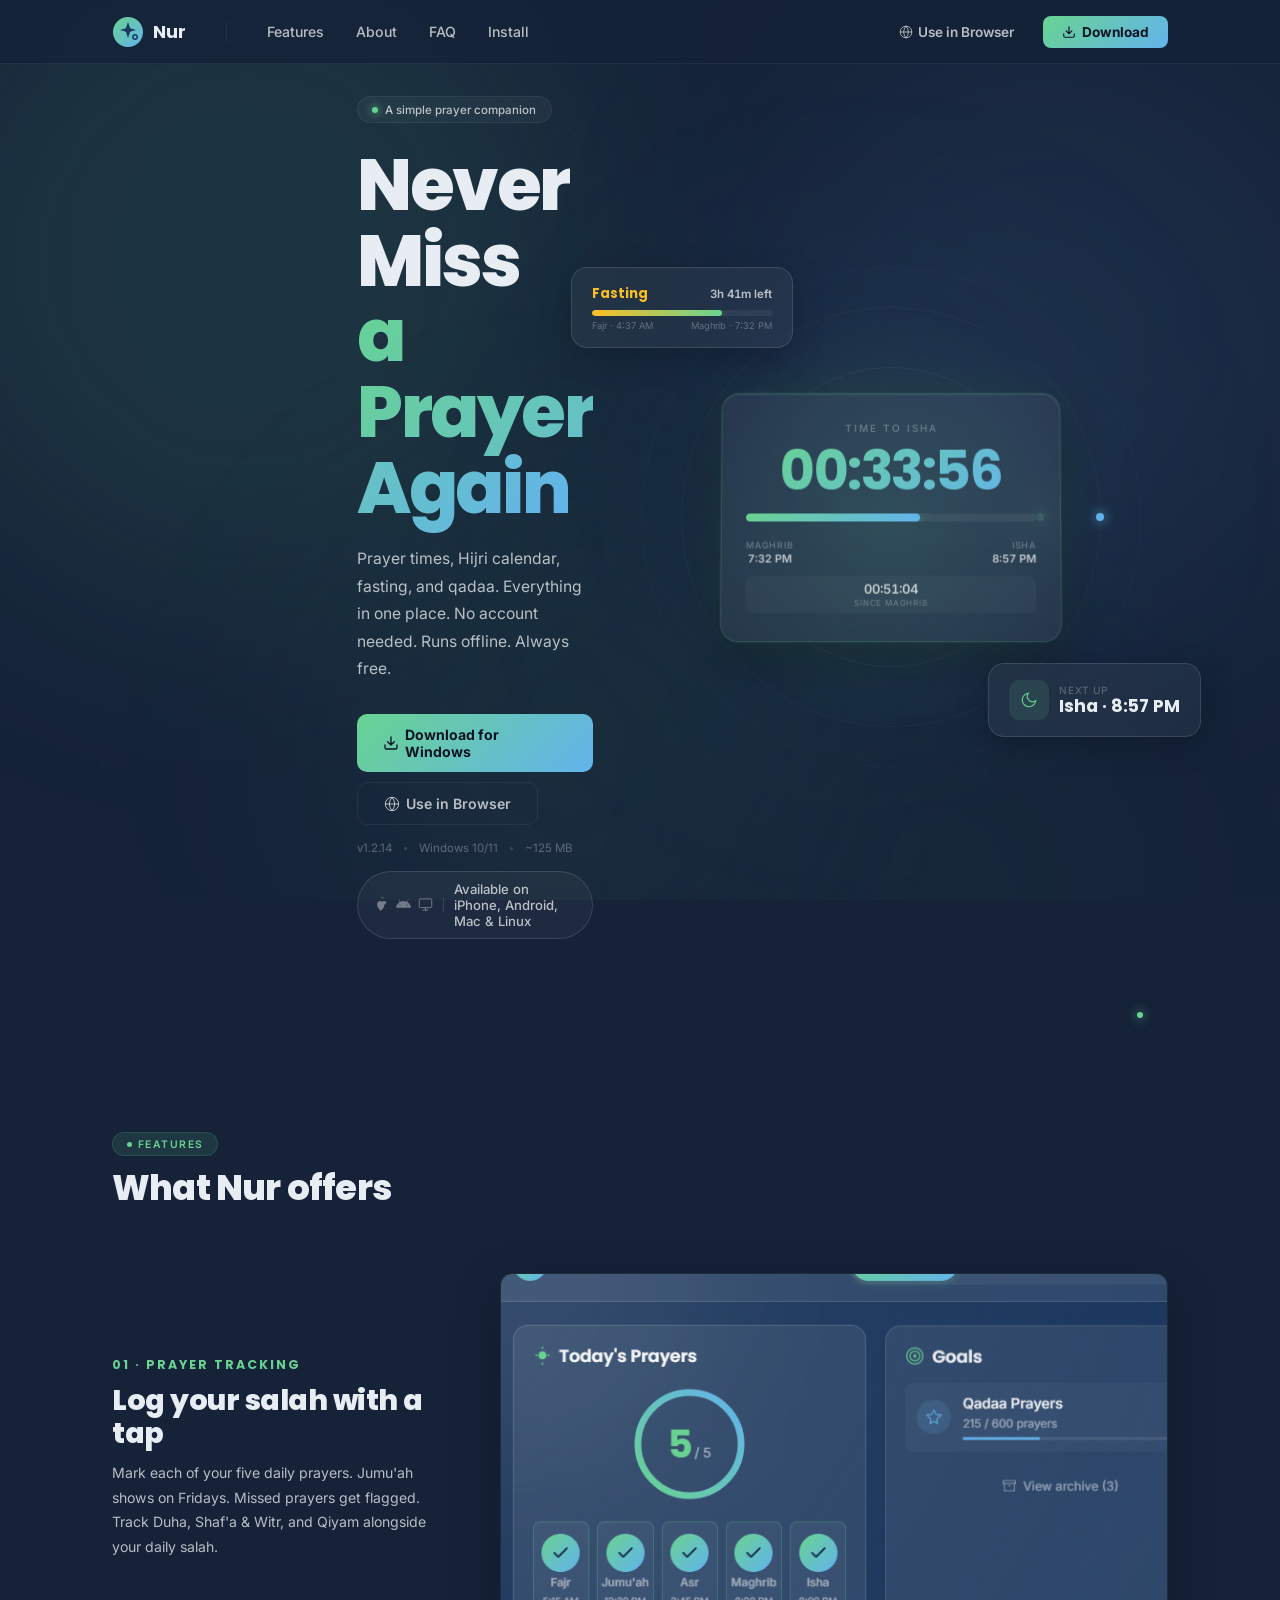
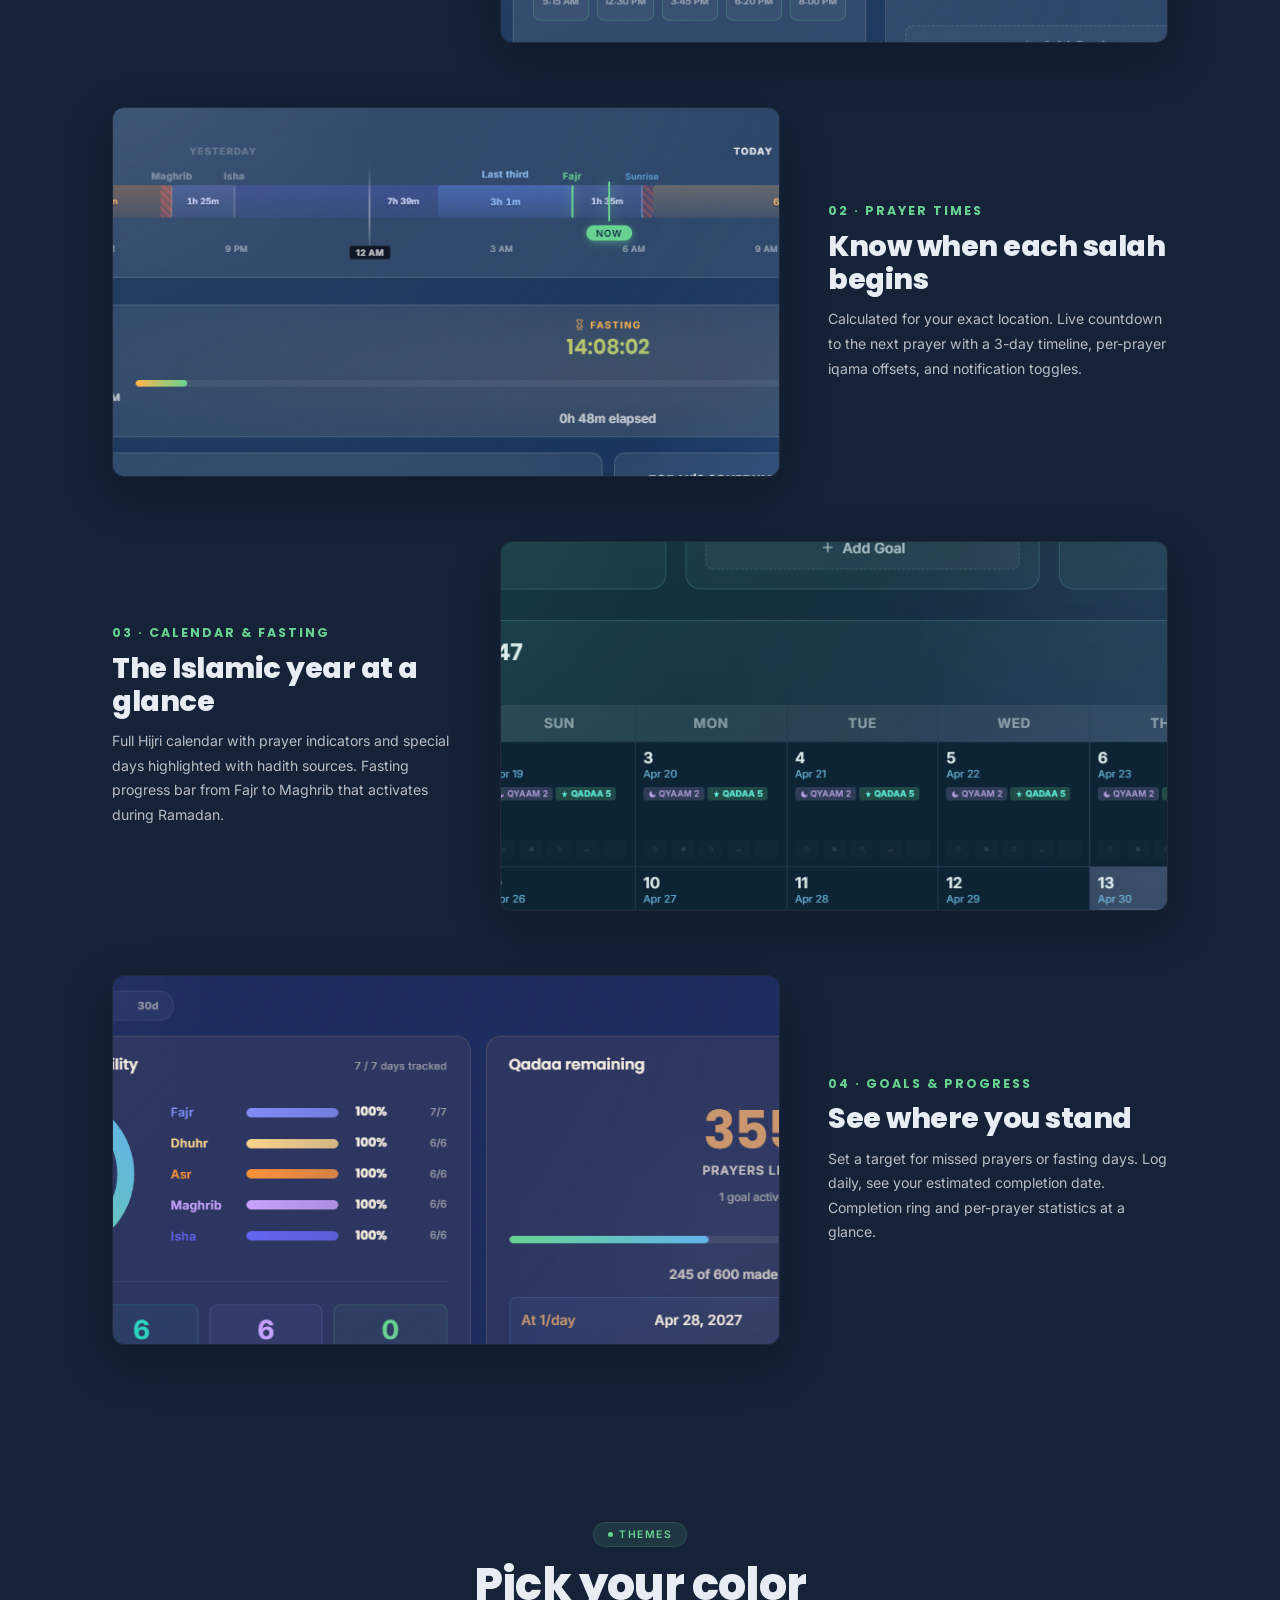
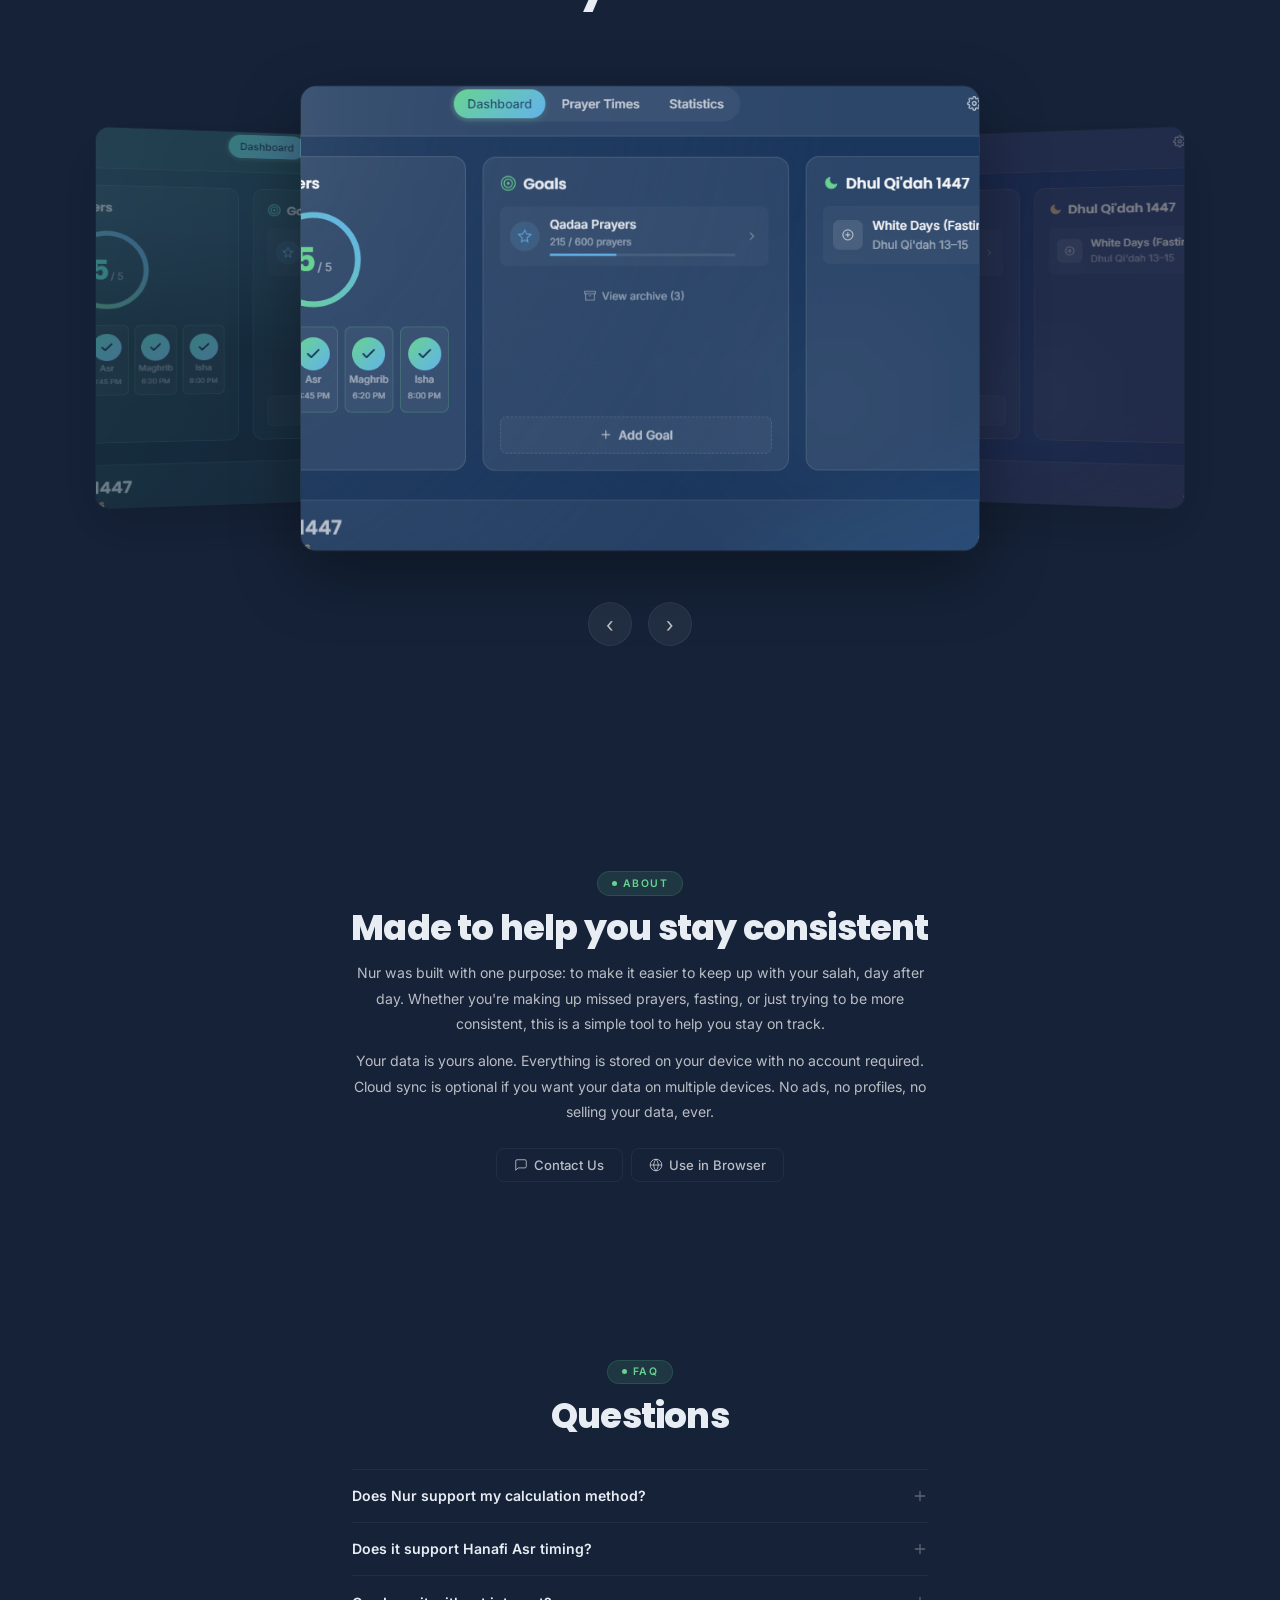
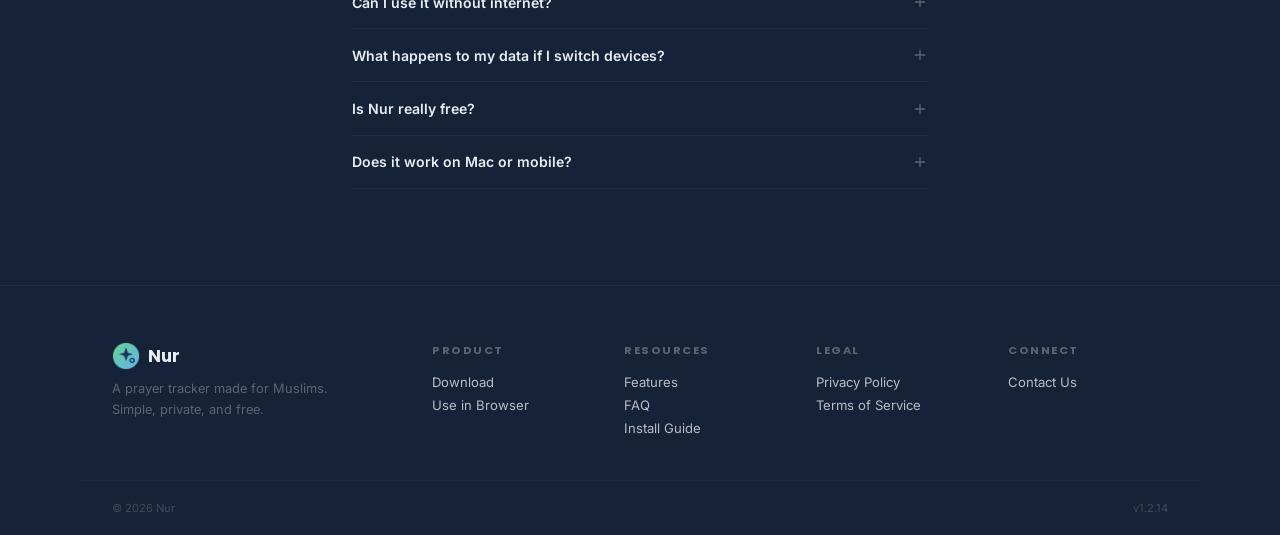
<file: index.html>
<!DOCTYPE html>
<html lang="en">
<head>
    <meta charset="UTF-8">
    <meta name="viewport" content="width=device-width, initial-scale=1.0">
    <title>Nur - Prayer Tracker</title>
    <meta name="description" content="A prayer tracker built for Muslims. Daily prayers, fasting tracker, Hijri calendar, prayer times, cloud sync, and more.">
    <link rel="icon" type="image/png" href="icon.png">
    <meta property="og:title" content="Nur - Prayer Tracker">
    <meta property="og:description" content="Track daily prayers, fasting, qadaa goals, and more with Hijri calendar and prayer times.">
    <meta property="og:image" content="https://nur-prayer-app.github.io/social-card.png">
    <meta property="og:url" content="https://nur-prayer-app.github.io/">
    <meta property="og:type" content="website">
    <meta name="twitter:card" content="summary_large_image">
    <meta name="twitter:title" content="Nur - Prayer Tracker">
    <meta name="twitter:description" content="A prayer tracker built for Muslims. Daily prayers, fasting tracker, Hijri calendar, prayer times, cloud sync, and more.">
    <meta name="twitter:image" content="https://nur-prayer-app.github.io/social-card.png">
    <link rel="canonical" href="https://nur-prayer-app.github.io/">
    <script type="application/ld+json">
    {
      "@context": "https://schema.org",
      "@type": "SoftwareApplication",
      "name": "Nur",
      "description": "Prayer tracker for Muslims",
      "applicationCategory": "LifestyleApplication",
      "operatingSystem": "Windows, Web",
      "offers": { "@type": "Offer", "price": "0" }
    }
    </script>
    <script type="application/ld+json">
    {
      "@context": "https://schema.org",
      "@type": "FAQPage",
      "mainEntity": [
        {"@type": "Question", "name": "Does Nur support my calculation method?", "acceptedAnswer": {"@type": "Answer", "text": "Yes. Nur includes ISNA, MWL, Egyptian General Authority, Umm al-Qura, Karachi, Dubai, Turkey, Kuwait, Tehran, and Jafari. Ten methods covering most regions."}},
        {"@type": "Question", "name": "Does it support Hanafi Asr timing?", "acceptedAnswer": {"@type": "Answer", "text": "Yes. You choose between Standard (Shafi'i/Maliki/Hanbali) and Hanafi in settings. It applies instantly."}},
        {"@type": "Question", "name": "Can I use it without internet?", "acceptedAnswer": {"@type": "Answer", "text": "Completely. Prayer times are calculated locally on your device. The only feature that needs internet is cloud sync, which is optional."}},
        {"@type": "Question", "name": "What happens to my data if I switch devices?", "acceptedAnswer": {"@type": "Answer", "text": "If you've turned on cloud sync, your data restores when you sign in on the new device. Without sync, you can export everything as a JSON file from Settings and import it on the other device."}},
        {"@type": "Question", "name": "Is Nur really free?", "acceptedAnswer": {"@type": "Answer", "text": "No catch. No ads, no premium tier, no data collection. Nur is a personal project built to help Muslims pray consistently."}},
        {"@type": "Question", "name": "Does it work on Mac or mobile?", "acceptedAnswer": {"@type": "Answer", "text": "Yes. On iPhone, Android, Mac, and Linux, install Nur as a web app from your browser. It works offline and looks like a native app."}}
      ]
    }
    </script>
    <link rel="preconnect" href="https://fonts.googleapis.com">
    <link rel="preconnect" href="https://fonts.gstatic.com" crossorigin>
    <link rel="preload" as="style" href="https://fonts.googleapis.com/css2?family=Poppins:wght@500;600;700;800&family=Inter:wght@400;500;600&display=swap">
    <link href="https://fonts.googleapis.com/css2?family=Poppins:wght@500;600;700;800&family=Inter:wght@400;500;600&display=swap" rel="stylesheet">
    <script defer src='https://static.cloudflareinsights.com/beacon.min.js' data-cf-beacon='{"token": "abb1446cfcf64a61846eae02fe24a621"}'></script>
    <style>
        :root {
            --bg: #152238;
            --bg-glass: rgba(255,255,255,0.04);
            --border: rgba(255,255,255,0.06);
            --border-h: rgba(255,255,255,0.12);
            --green: #68d391;
            --blue: #63b3ed;
            --green-dim: rgba(104,211,145,0.12);
            --blue-dim: rgba(99,179,237,0.10);
            --grad: linear-gradient(135deg, #68d391, #63b3ed);
            --text: #e8edf4;
            --text-2: rgba(255,255,255,0.7);
            --text-3: rgba(255,255,255,0.30);
            --display: 'Poppins', sans-serif;
            --body: 'Inter', sans-serif;
        }
        /* ── Skip link ── */
        .skip-link{position:absolute;top:-100%;left:50%;transform:translateX(-50%);background:var(--green);color:#0c1322;padding:.6rem 1.2rem;border-radius:8px;font-size:.88rem;font-weight:600;font-family:var(--body);z-index:9999;text-decoration:none;transition:top .2s}
        .skip-link:focus{top:8px}

        *,*::before,*::after{margin:0;padding:0;box-sizing:border-box}
        html{scroll-behavior:smooth}
        body{font-family:var(--body);background:var(--bg);color:var(--text);overflow-x:hidden;-webkit-font-smoothing:antialiased}

        /* ── Ambient ── */
        .ambient{position:fixed;inset:0;z-index:0;pointer-events:none;overflow:hidden}
        .amb{position:absolute;border-radius:50%;filter:blur(120px);animation:drift 20s ease-in-out infinite alternate}
        .amb-1{width:700px;height:700px;top:-10%;left:-8%;background:rgba(104,211,145,0.10)}
        .amb-2{width:600px;height:600px;top:5%;right:-5%;background:rgba(99,179,237,0.08);animation-delay:-7s;animation-duration:25s}
        .amb-3{width:500px;height:500px;top:55%;left:25%;background:rgba(104,211,145,0.06);animation-delay:-12s;animation-duration:22s}
        .amb-4{width:450px;height:450px;top:30%;right:15%;background:rgba(99,179,237,0.05);animation-delay:-4s;animation-duration:18s}
        .amb-5{width:350px;height:350px;top:80%;left:60%;background:rgba(104,211,145,0.04);animation-delay:-9s;animation-duration:20s}
        @keyframes drift{to{transform:translate(40px,30px)scale(1.1)}}

        .stars{position:fixed;inset:0;z-index:0;pointer-events:none}
        .stars::before{content:'';position:absolute;inset:0;background-image:radial-gradient(1px 1px at 12% 8%,rgba(255,255,255,.18),transparent),radial-gradient(1px 1px at 45% 15%,rgba(255,255,255,.12),transparent),radial-gradient(1.2px 1.2px at 75% 6%,rgba(255,255,255,.15),transparent),radial-gradient(1px 1px at 6% 40%,rgba(255,255,255,.10),transparent),radial-gradient(1.2px 1.2px at 52% 35%,rgba(255,255,255,.14),transparent),radial-gradient(1px 1px at 80% 45%,rgba(255,255,255,.10),transparent),radial-gradient(1px 1px at 18% 65%,rgba(255,255,255,.08),transparent),radial-gradient(1.2px 1.2px at 62% 58%,rgba(255,255,255,.12),transparent),radial-gradient(1px 1px at 8% 85%,rgba(255,255,255,.12),transparent),radial-gradient(1px 1px at 68% 88%,rgba(255,255,255,.08),transparent)}

        /* ── Shared ── */
        .sec{position:relative;z-index:1}
        .wrap{max-width:1120px;margin:0 auto;padding:0 2rem}
        .badge{display:inline-flex;align-items:center;gap:6px;padding:.3rem .85rem;font-size:.65rem;font-weight:600;text-transform:uppercase;letter-spacing:1.5px;border-radius:100px;color:var(--green);background:var(--green-dim);border:1px solid rgba(104,211,145,.15)}
        .badge-dot{width:5px;height:5px;border-radius:50%;background:var(--green)}
        .stitle{font-family:var(--display);font-size:2.2rem;font-weight:800;color:var(--text);letter-spacing:-.8px;line-height:1.15;margin-top:.75rem}
        .stitle em{font-style:normal;background:var(--grad);-webkit-background-clip:text;-webkit-text-fill-color:transparent;background-clip:text}
        .reveal{opacity:0;transform:translateY(20px);transition:opacity .6s ease,transform .6s ease}
        .reveal.vis{opacity:1;transform:none}

        /* ── Nav ── */
        .nav{position:fixed;top:0;left:0;right:0;z-index:100;height:64px;background:rgba(21,34,56,.8);-webkit-backdrop-filter:blur(24px);backdrop-filter:blur(24px);border-bottom:1px solid var(--border);transition:box-shadow .3s}
        .nav.scrolled{box-shadow:0 1px 16px rgba(0,0,0,.3)}
        .nav-inner{max-width:1120px;height:100%;margin:0 auto;padding:0 2rem;display:flex;align-items:center;gap:2.5rem}
        .nav-brand{display:flex;align-items:center;gap:.55rem;font-family:var(--display);font-size:1.1rem;font-weight:700;color:var(--text);text-decoration:none;flex-shrink:0}
        .nav-ico{width:32px;height:32px;border-radius:8px}
        .nav-sep{width:1px;height:20px;background:var(--border);flex-shrink:0}
        .nav-links{display:flex;gap:2rem}
        .nav-links a{font-size:.88rem;font-weight:500;color:var(--text-2);text-decoration:none;transition:color .2s;position:relative}
        .nav-links a:hover,.nav-links a.active{color:var(--text)}
        .nav-links a.active::after{content:'';position:absolute;bottom:-4px;left:0;right:0;height:2px;background:var(--grad);border-radius:1px}
        .nav-push{flex:1}
        .nav-actions{display:flex;align-items:center;gap:.6rem;flex-shrink:0}
        .btn-s{padding:.5rem 1.2rem;font-size:.85rem;font-weight:600;font-family:var(--body);border-radius:8px;text-decoration:none;transition:all .2s;cursor:pointer;border:none}
        .btn-s-ico{width:14px;height:14px;vertical-align:-2px}
        .btn-s-g{background:transparent;color:var(--text-2);display:inline-flex;align-items:center;gap:.35rem}
        .btn-s-g:hover{color:var(--text)}
        .btn-s-dl{background:var(--grad);color:#0c1322;font-weight:700;display:inline-flex;align-items:center;gap:.35rem}
        .btn-s-dl:hover{box-shadow:0 4px 16px rgba(104,211,145,.2)}
        .btn-s-dl svg{width:14px;height:14px}

        /* ── Hamburger ── */
        .nav-hamburger{display:none;background:none;border:none;cursor:pointer;padding:4px;color:var(--text-2);transition:color .2s}
        .nav-hamburger:hover{color:var(--text)}
        .nav-hamburger svg{width:24px;height:24px}
        @media(max-width:900px){
            .nav-inner{gap:1rem;padding:0 1rem}
            .nav-hamburger{display:flex;align-items:center;justify-content:center;order:10}
            .nav-actions{gap:.4rem}
            .nav-links,.nav-sep{display:none;flex-direction:column;gap:0}
            .nav-links.nav-open{display:flex;position:absolute;top:64px;left:0;right:0;background:rgba(21,34,56,.96);-webkit-backdrop-filter:blur(24px);backdrop-filter:blur(24px);border-bottom:1px solid var(--border);padding:1rem 2rem;gap:.5rem;z-index:99}
            .nav-links.nav-open a{padding:.6rem 0;font-size:.95rem}
        }

        /* ── Hero ── */
        .hero{min-height:100vh;display:flex;align-items:center;padding:6rem 0 5rem;overflow-x:clip}
        .hero .wrap{display:flex;align-items:center;gap:3rem}
        .hero-left{flex:1}
        .hero-pill{display:inline-flex;align-items:center;gap:7px;padding:.35rem .9rem;border-radius:100px;background:var(--bg-glass);border:1px solid var(--border);font-size:.72rem;font-weight:500;color:var(--text-2);margin-bottom:1.5rem}
        .hero-pill-dot{width:6px;height:6px;border-radius:50%;background:var(--green);box-shadow:0 0 8px var(--green)}
        .hero-h1{font-family:var(--display);font-size:4.5rem;font-weight:800;line-height:1.05;letter-spacing:-2.5px;color:var(--text);margin-bottom:1.25rem}
        .hero-h1 em{font-style:normal;background:var(--grad);-webkit-background-clip:text;-webkit-text-fill-color:transparent;background-clip:text}
        .hero-p{font-size:.98rem;color:var(--text-2);line-height:1.75;max-width:390px;margin-bottom:2rem}
        .hero-ctas{display:flex;gap:.6rem;flex-wrap:wrap}
        .btn{display:inline-flex;align-items:center;gap:.4rem;padding:.75rem 1.6rem;font-size:.88rem;font-weight:600;font-family:var(--body);border-radius:10px;text-decoration:none;transition:all .2s;border:none;cursor:pointer}
        .btn svg{width:16px;height:16px}
        .btn-w{background:var(--grad);color:#0c1322;font-weight:700}
        .btn-w:hover{transform:translateY(-1px);box-shadow:0 4px 16px rgba(104,211,145,.25)}
        .btn-o{background:transparent;color:var(--text-2);border:1px solid var(--border)}
        .btn-o:hover{color:var(--text);border-color:var(--border-h);background:var(--bg-glass)}
        .hero-meta{display:flex;align-items:center;gap:.75rem;flex-wrap:wrap;margin-top:1rem;font-size:.72rem;color:var(--text-3)}
        .hero-meta span{display:inline-flex;align-items:center;gap:4px}
        .hero-meta .dot{width:3px;height:3px;border-radius:50%;background:var(--text-3);opacity:.5}
        .hero-install{display:inline-flex;align-items:center;gap:10px;margin-top:1rem;padding:.55rem 1.2rem .55rem 1rem;font-size:.82rem;font-weight:500;color:var(--text-2);text-decoration:none;border:1px solid var(--border-h);border-radius:100px;transition:all .2s;background:var(--bg-glass)}
        .hero-install:hover{color:var(--text);border-color:rgba(255,255,255,.18);background:rgba(255,255,255,.07)}
        .hero-install-icons{display:inline-flex;align-items:center;gap:7px}
        .hero-install-icons svg{width:15px;height:15px;opacity:.55;transition:opacity .2s}
        .hero-install:hover .hero-install-icons svg{opacity:.85}
        .hero-install-sep{width:1px;height:14px;background:var(--border-h);flex-shrink:0}

        /* Hero visual */
        .hero-right{flex:0 0 500px;position:relative;height:500px}
        .orbit{position:absolute;top:50%;left:50%;border:1px solid rgba(255,255,255,.05);border-radius:50%;transform:translate(-50%,-50%)}
        .orbit-1{width:300px;height:300px}
        .orbit-2{width:420px;height:420px;border-color:rgba(255,255,255,.035)}
        .orbit-3{width:500px;height:500px;border-color:rgba(255,255,255,.025)}
        .orbit-spinner{position:absolute;top:50%;left:50%;width:100%;height:100%;transform-origin:center;animation:spin var(--dur,14s) linear infinite}
        @keyframes spin{to{transform:rotate(360deg)}}
        .orbit-dot{position:absolute;top:-4px;left:50%;transform:translateX(-50%);width:8px;height:8px;border-radius:50%;background:var(--green);box-shadow:0 0 12px var(--green)}
        .orbit-2 .orbit-dot{background:var(--blue);box-shadow:0 0 12px var(--blue)}
        .orbit-3 .orbit-dot{width:6px;height:6px;top:auto;bottom:-3px}
        .orbit-2 .orbit-spinner{--dur:20s;animation-direction:reverse}
        .orbit-3 .orbit-spinner{--dur:16s}

        /* Floating cards */
        .fc{position:absolute;z-index:3;padding:1rem 1.25rem;background:rgba(255,255,255,.05);-webkit-backdrop-filter:blur(24px);backdrop-filter:blur(24px);border:1px solid var(--border-h);border-radius:16px;box-shadow:0 8px 32px rgba(0,0,0,.2)}
        .fc-tl{top:0;left:-14%;animation:gfl 7s ease-in-out infinite}
        .fc-br{bottom:6%;right:-12%;animation:gfl 6s ease-in-out 2s infinite}
        @keyframes gfl{0%,100%{transform:translateY(0)}50%{transform:translateY(-12px)}}
        .fc-bar-card{min-width:180px}
        .fc-bar-head{display:flex;justify-content:space-between;align-items:center;margin-bottom:6px}
        .fc-bar-lbl{font-family:var(--display);font-size:.82rem;font-weight:700;color:#fbbf24}
        .fc-bar-time{font-size:.72rem;font-weight:600;color:var(--text-2);font-variant-numeric:tabular-nums}
        .fc-bar-track{height:6px;background:rgba(255,255,255,.06);border-radius:3px;overflow:hidden}
        .fc-bar-fill{width:72%;height:100%;background:linear-gradient(90deg,#fbbf24,#68d391);border-radius:3px;box-shadow:0 0 10px rgba(251,191,36,.2)}
        .fc-bar-ends{display:flex;justify-content:space-between;margin-top:4px;font-size:.58rem;color:var(--text-3)}
        .fc-next{display:flex;align-items:center;gap:10px}
        .fc-next-ico{width:40px;height:40px;border-radius:10px;background:var(--green-dim);color:var(--green);display:flex;align-items:center;justify-content:center}
        .fc-next-ico svg{width:18px;height:18px}
        .fc-next-info{display:flex;flex-direction:column}
        .fc-next-lbl{font-size:10px;text-transform:uppercase;letter-spacing:.8px;color:var(--text-3)}
        .fc-next-val{font-family:var(--display);font-size:1.1rem;font-weight:700;color:var(--text);line-height:1.2}

        /* Hero counter card - POPPED */
        .hcard{
            position:absolute;top:50%;left:50%;
            transform:translate(-50%,-50%) perspective(800px) rotateX(2deg);
            width:340px;z-index:2;
            padding:1.75rem 1.5rem;text-align:center;
            background:rgba(255,255,255,.06);
            -webkit-backdrop-filter:blur(24px);backdrop-filter:blur(24px);
            border:1px solid rgba(104,211,145,.15);
            border-radius:18px;
            display:flex;flex-direction:column;gap:10px;
            box-shadow:0 0 0 1px rgba(104,211,145,.06),0 0 40px rgba(104,211,145,.10),0 12px 48px rgba(0,0,0,.4),inset 0 1px 0 rgba(255,255,255,.08);
            transition:transform .4s ease,box-shadow .4s ease;
        }
        .hcard:hover{
            transform:translate(-50%,-50%) perspective(800px) rotateX(0deg);
            box-shadow:0 0 0 1px rgba(104,211,145,.1),0 0 50px rgba(104,211,145,.14),0 16px 56px rgba(0,0,0,.45),inset 0 1px 0 rgba(255,255,255,.1);
        }
        .hcard::before{content:'';position:absolute;top:-50%;left:-20%;width:140%;height:200%;background:radial-gradient(ellipse at center,rgba(104,211,145,.12) 0%,transparent 60%);pointer-events:none;z-index:0}
        .hcard>*{position:relative;z-index:1}
        .hc-lbl{font-size:10px;letter-spacing:2px;text-transform:uppercase;color:var(--text-3);font-weight:500}
        .hc-cd{font-family:var(--display);font-size:54px;font-weight:700;background:var(--grad);-webkit-background-clip:text;background-clip:text;color:transparent;line-height:1;font-variant-numeric:tabular-nums;letter-spacing:-1.5px}
        .hc-ends{display:flex;justify-content:space-between}
        .hc-end{display:flex;flex-direction:column;gap:1px}
        .hc-end-r{text-align:right}
        .hc-en{font-size:9px;text-transform:uppercase;letter-spacing:.8px;color:var(--text-3);font-weight:500}
        .hc-et{font-size:11px;font-weight:600;color:var(--text-2);font-variant-numeric:tabular-nums}
        .hc-bar{height:8px;background:rgba(255,255,255,.06);border-radius:4px;overflow:hidden;margin:6px 0 8px}
        .hc-fill{height:100%;background:var(--grad);border-radius:4px;transition:width 1s linear;box-shadow:0 0 16px rgba(104,211,145,.35),0 0 6px rgba(104,211,145,.2)}
        .hc-sub{padding:5px 10px;background:rgba(255,255,255,.03);border-radius:8px}
        .hc-sv{font-size:13px;font-weight:600;color:var(--text-2);font-variant-numeric:tabular-nums}
        .hc-sl{font-size:8px;text-transform:uppercase;letter-spacing:.8px;color:var(--text-3);margin-top:1px}

        /* ── Features: scroll rows ── */
        .features{padding:7rem 0}
        .features-head{margin-bottom:4rem}
        .feat-row{display:flex;align-items:center;gap:3rem;margin-bottom:4rem}
        .feat-row:last-child{margin-bottom:0}
        .feat-row.reverse{flex-direction:row-reverse}
        .feat-text{flex:0 0 340px}
        .feat-num{font-family:var(--display);font-size:.78rem;font-weight:700;color:var(--green);text-transform:uppercase;letter-spacing:2px;margin-bottom:.6rem}
        .feat-text h3{font-family:var(--display);font-size:1.8rem;font-weight:800;color:var(--text);margin-bottom:.7rem;letter-spacing:-.5px;line-height:1.15}
        .feat-text p{font-size:.88rem;color:var(--text-2);line-height:1.75}
        .feat-img-wrap{flex:1}
        .feat-frame{width:100%;background:rgba(0,0,0,.15);border-radius:12px;border:1px solid var(--border);overflow:hidden;box-shadow:0 16px 48px rgba(0,0,0,.25)}
        .feat-frame-bar{height:28px;display:flex;align-items:center;padding:0 12px;gap:6px;background:rgba(0,0,0,.12)}
        .feat-frame-dot{width:8px;height:8px;border-radius:50%;background:rgba(255,255,255,.08)}
        .feat-frame img{width:100%;height:340px;object-fit:cover;display:block;transform:scale(2);transform-origin:center}
        .feat-frame img.zoom-dash{object-position:15% 15%;transform-origin:15% 15%}
        .feat-frame img.zoom-times{object-position:25% 30%;transform-origin:25% 30%}
        .feat-frame img.zoom-cal{object-position:45% 65%;transform-origin:45% 65%}
        .feat-frame img.zoom-stats{object-position:45% 20%;transform-origin:45% 20%}

        /* ── Themes: 3D card stack ── */
        .themes{padding:4rem 0 8rem;overflow-x:clip}
        .themes-head{text-align:center;margin-bottom:3rem}
        .themes-head .stitle{font-size:2.8rem}
        .themes-stage{position:relative;height:520px;max-width:900px;margin:0 auto;-webkit-perspective:1200px;perspective:1200px}
        .t-card{
            position:absolute;top:50%;left:50%;
            width:680px;max-width:82vw;
            border-radius:16px;overflow:hidden;
            border:1px solid var(--border);
            box-shadow:0 24px 64px rgba(0,0,0,.35);
            cursor:pointer;
            transition:all .6s cubic-bezier(.4,0,.2,1);
        }
        .t-card img{width:100%;height:420px;object-fit:cover;object-position:top;display:block;transform:scale(1.7);transform-origin:50% 15%}
        .t-card-label{
            padding:.7rem 1.1rem;display:flex;align-items:center;gap:8px;
            font-family:var(--display);font-size:.9rem;font-weight:700;
            background:rgba(0,0,0,.12);
        }
        .t-dot{width:10px;height:10px;border-radius:50%}
        .t-dot-ocean{background:var(--blue)}
        .t-dot-warm{background:#fbbf24}
        .t-dot-teal{background:#2dd4bf}
        .t-card[data-pos="front"]{transform:translate(-50%,-50%) rotateY(0) scale(1);z-index:3;opacity:1}
        .t-card[data-pos="left"]{transform:translate(-88%,-50%) rotateY(14deg) scale(.78);z-index:2;opacity:.45}
        .t-card[data-pos="right"]{transform:translate(-12%,-50%) rotateY(-14deg) scale(.78);z-index:1;opacity:.45}
        .t-card[data-pos="front"] .t-card-label{color:var(--text)}
        .t-card[data-pos="left"] .t-card-label,.t-card[data-pos="right"] .t-card-label{color:var(--text-3)}
        .themes-arrows{display:flex;justify-content:center;gap:1rem;margin-top:1.5rem}
        .t-arrow{
            width:44px;height:44px;border-radius:50%;
            background:rgba(255,255,255,.06);border:1px solid var(--border);
            color:var(--text-2);font-size:1.3rem;cursor:pointer;
            display:flex;align-items:center;justify-content:center;
            font-family:var(--body);transition:all .2s;
        }
        .t-arrow:hover{background:rgba(255,255,255,.12);color:var(--text)}

        /* ── About ── */
        .about{padding:6rem 0}
        .about .wrap{max-width:660px;text-align:center}
        .about p{font-size:.88rem;color:var(--text-2);line-height:1.8;margin-top:.75rem}
        .about-acts{display:flex;gap:.5rem;justify-content:center;margin-top:1.5rem;flex-wrap:wrap}
        .about-a{display:inline-flex;align-items:center;gap:.35rem;padding:.5rem 1.1rem;font-size:.82rem;font-weight:500;font-family:var(--body);color:var(--text-2);text-decoration:none;border:1px solid var(--border);border-radius:8px;transition:all .2s}
        .about-a:hover{color:var(--text);border-color:var(--border-h);background:var(--bg-glass)}
        .about-a svg{width:14px;height:14px}

        /* ── FAQ ── */
        .faq{padding:5rem 0 6rem}
        .faq .wrap{max-width:640px}
        .faq-head{text-align:center;margin-bottom:2rem}
        .faq-item{border-top:1px solid var(--border)}
        .faq-item:last-child{border-bottom:1px solid var(--border)}
        .faq-item summary{display:flex;align-items:center;justify-content:space-between;padding:1.1rem 0;min-height:48px;cursor:pointer;color:var(--text);font-size:.88rem;font-weight:600;font-family:var(--body);text-align:left;transition:color .2s;list-style:none}
        .faq-item summary::-webkit-details-marker{display:none}
        .faq-item summary::marker{display:none;content:''}
        .faq-item summary:hover{color:var(--green)}
        .faq-item summary svg{flex-shrink:0;width:16px;height:16px;color:var(--text-3);transition:transform .3s}
        .faq-item[open] summary svg{transform:rotate(45deg)}
        .faq-a p{font-size:.82rem;color:var(--text-2);line-height:1.7;padding-bottom:1rem}

        /* ── Footer ── */
        footer{position:relative;z-index:1;border-top:1px solid var(--border)}
        .foot-main{max-width:1120px;margin:0 auto;padding:3.5rem 2rem 2.5rem;display:grid;grid-template-columns:1.8fr 1fr 1fr 1fr 1fr;gap:2rem}
        .foot-col h4{font-family:var(--display);font-size:.7rem;font-weight:700;text-transform:uppercase;letter-spacing:1.5px;color:var(--text-3);margin-bottom:.75rem}
        .foot-col a{display:block;font-size:.82rem;color:var(--text-2);text-decoration:none;padding:.22rem 0;transition:color .2s}
        .foot-col a:hover{color:var(--text)}
        .foot-brand-area{display:flex;flex-direction:column}
        .foot-brand{display:flex;align-items:center;gap:.5rem;font-family:var(--display);font-size:1.05rem;font-weight:700;color:var(--text)}
        .foot-brand img{width:28px;height:28px;border-radius:7px}
        .foot-desc{font-size:.8rem;color:var(--text-3);line-height:1.6;margin:.6rem 0 0;max-width:260px}
        .foot-bottom{max-width:1120px;margin:0 auto;padding:1.25rem 2rem;display:flex;align-items:center;justify-content:space-between;border-top:1px solid var(--border);font-size:.7rem;color:var(--text-3);opacity:.6}

        /* ── Lightbox ── */
        .lb{position:fixed;inset:0;background:rgba(0,0,0,.95);display:flex;align-items:center;justify-content:center;z-index:9999;padding:2rem;-webkit-user-select:none;user-select:none;animation:lbI .15s ease}
        .lb img{max-width:90%;max-height:85vh;border-radius:12px;box-shadow:0 20px 60px rgba(0,0,0,.5);pointer-events:none}
        .lb-x{position:absolute;top:1rem;right:1.5rem;background:none;border:none;color:var(--text-3);font-size:2rem;cursor:pointer;line-height:1}
        .lb-x:hover{color:#fff}
        .lb-n{position:absolute;top:50%;transform:translateY(-50%);background:rgba(255,255,255,.08);border:1px solid var(--border-h);color:#fff;width:46px;height:46px;border-radius:50%;display:flex;align-items:center;justify-content:center;cursor:pointer;font-size:1.2rem;transition:all .15s;z-index:10}
        .lb-n:hover{background:rgba(255,255,255,.18)}
        .lb-p{left:calc(50% - 48vw)}
        .lb-nx{right:calc(50% - 48vw)}
        @media(min-width:1200px){.lb-p{left:calc(50% - 540px)}.lb-nx{right:calc(50% - 540px)}}
        .lb-i{position:absolute;bottom:1.25rem;left:50%;transform:translateX(-50%);font-size:.72rem;color:var(--text-3)}
        @keyframes lbI{from{opacity:0}to{opacity:1}}

        /* ── Responsive ── */
        @media(max-width:900px){
            .hero .wrap{flex-direction:column;text-align:center}
            .hero-h1{font-size:2.8rem;letter-spacing:-1.5px}
            .hero-p{margin-left:auto;margin-right:auto}
            .hero-ctas{justify-content:center}
            .hero-meta{justify-content:center}
            .hero-right{flex:none;width:100%;max-width:380px;height:380px;overflow:hidden}
            .orbit-1{width:180px;height:180px}.orbit-2{width:280px;height:280px}.orbit-3{width:360px;height:360px}
            .hcard{width:260px;padding:1.25rem 1rem}.hc-cd{font-size:38px}
            .fc{zoom:.85}
            .fc-tl{left:2%}.fc-br{right:2%}
            .feat-row,.feat-row.reverse{flex-direction:column;gap:1.5rem}
            .feat-text{flex:none}
            .feat-frame img{height:240px}
            .themes-stage{height:340px}
            .t-card{width:70vw;max-width:70vw}
            .t-card img{height:260px}
            .t-card[data-pos="left"]{transform:translate(-78%,-50%) rotateY(8deg) scale(.75)}
            .t-card[data-pos="right"]{transform:translate(-22%,-50%) rotateY(-8deg) scale(.75)}
            .nav-sep{display:none}
            .nav-actions .btn-s-dl{display:none}
            .hero-ctas{flex-direction:column-reverse;align-items:center}
            .hero-ctas .btn-w{background:transparent;color:var(--text-3);border:1px solid var(--border);font-size:.8rem;padding:.55rem 1.2rem;box-shadow:none}
            .hero-ctas .btn-o{background:var(--grad);color:#0c1322;border-color:transparent;font-weight:700}
            .hero-install{justify-content:center}
            .foot-main{grid-template-columns:1fr 1fr}
            .foot-brand-area{grid-column:1/-1}
        }
        @media(max-width:480px){
            .hero-h1{font-size:2.2rem;letter-spacing:-1px}
            .hero-right{flex:none;width:100%;max-width:300px;height:300px;margin:0 auto}
            .orbit-1{width:150px;height:150px}.orbit-2{width:220px;height:220px}.orbit-3{width:290px;height:290px}
            .fc{zoom:.6}
            .fc-tl{top:2%;left:0}.fc-br{bottom:5%;right:0}
            .hcard{width:240px;padding:1rem .85rem}.hc-cd{font-size:34px}
            .hc-sub{display:none}
            .features .wrap{padding:0 .5rem}
            .feat-img-wrap{width:100%}
            .feat-frame img{height:240px;object-fit:cover;transform:scale(1.8);transform-origin:center}
            .feat-frame img.zoom-dash{object-position:center 15%}
            .feat-frame img.zoom-times{object-position:center 30%}
            .feat-frame img.zoom-cal{object-position:center 60%}
            .feat-frame img.zoom-stats{object-position:center 20%}
            .themes-stage{height:240px;-webkit-perspective:none;perspective:none}
            .t-card{width:72vw;max-width:72vw}
            .t-card img{height:200px;object-fit:cover;transform:scale(1.8);transform-origin:50% 20%}
            .t-card[data-pos="front"]{transform:translate(-50%,-50%) scale(1)}
            .t-card[data-pos="left"]{transform:translate(-82%,-50%) scale(.75);opacity:.3}
            .t-card[data-pos="right"]{transform:translate(-18%,-50%) scale(.75);opacity:.3}
            .foot-main{grid-template-columns:1fr}
            .foot-bottom{flex-direction:column;text-align:center;gap:.5rem}
        }
    </style>
</head>
<body>

<a href="#main" class="skip-link">Skip to content</a>

<div class="ambient"><div class="amb amb-1"></div><div class="amb amb-2"></div><div class="amb amb-3"></div><div class="amb amb-4"></div><div class="amb amb-5"></div></div>
<div class="stars"></div>

<!-- Nav -->
<nav class="nav" aria-label="Main navigation"><div class="nav-inner">
    <a href="#top" class="nav-brand"><img class="nav-ico" src="icon.png" alt="Nur" width="32" height="32"> Nur</a>
    <div class="nav-sep"></div>
    <div class="nav-links" id="nav-links">
        <a href="#features">Features</a>
        <a href="#about">About</a>
        <a href="#faq">FAQ</a>
        <a href="install.html">Install</a>
    </div>
    <div class="nav-push"></div>
    <button type="button" class="nav-hamburger" id="nav-toggle" aria-label="Toggle navigation menu" aria-expanded="false">
        <svg viewBox="0 0 24 24" fill="none"><path d="M3 12h18M3 6h18M3 18h18" stroke="currentColor" stroke-width="2" stroke-linecap="round"/></svg>
    </button>
    <div class="nav-actions">
        <a data-cta="browser" data-src="nav" href="app/" class="btn-s btn-s-g"><svg class="btn-s-ico" viewBox="0 0 24 24" fill="none"><circle cx="12" cy="12" r="10" stroke="currentColor" stroke-width="1.5"/><path d="M2 12h20M12 2a15.3 15.3 0 0 1 4 10 15.3 15.3 0 0 1-4 10 15.3 15.3 0 0 1-4-10A15.3 15.3 0 0 1 12 2z" stroke="currentColor" stroke-width="1.5"/></svg> Use in Browser</a>
        <a data-cta="windows" data-src="nav" href="https://github.com/nur-prayer-app/nur-prayer-app.github.io/releases/latest" rel="noopener noreferrer" class="btn-s btn-s-dl" id="nav-dl">
            <svg viewBox="0 0 24 24" fill="none"><path d="M21 15v4a2 2 0 0 1-2 2H5a2 2 0 0 1-2-2v-4M7 10l5 5 5-5M12 15V3" stroke="currentColor" stroke-width="2" stroke-linecap="round" stroke-linejoin="round"/></svg>
            Download
        </a>
    </div>
</div></nav>

<!-- Hero -->
<main id="main">
<section class="hero sec" id="top">
    <div class="wrap">
        <div class="hero-left">
            <div class="hero-pill"><span class="hero-pill-dot"></span> A simple prayer companion</div>
            <h1 class="hero-h1">Never Miss<br><em>a Prayer Again</em></h1>
            <p class="hero-p">Prayer times, Hijri calendar, fasting, and qadaa. Everything in one place. No account needed. Runs offline. Always free.</p>
            <div class="hero-ctas">
                <a data-cta="windows" data-src="hero" href="https://github.com/nur-prayer-app/nur-prayer-app.github.io/releases/latest" rel="noopener noreferrer" class="btn btn-w" id="hero-dl">
                    <svg viewBox="0 0 24 24" fill="none"><path d="M21 15v4a2 2 0 0 1-2 2H5a2 2 0 0 1-2-2v-4M7 10l5 5 5-5M12 15V3" stroke="currentColor" stroke-width="2" stroke-linecap="round" stroke-linejoin="round"/></svg>
                    Download for Windows
                </a>
                <a data-cta="browser" data-src="hero" href="app/" class="btn btn-o"><svg viewBox="0 0 24 24" fill="none"><circle cx="12" cy="12" r="10" stroke="currentColor" stroke-width="1.5"/><path d="M2 12h20M12 2a15.3 15.3 0 0 1 4 10 15.3 15.3 0 0 1-4 10 15.3 15.3 0 0 1-4-10A15.3 15.3 0 0 1 12 2z" stroke="currentColor" stroke-width="1.5"/></svg> Use in Browser</a>
            </div>
            <div class="hero-meta">
                <span id="hero-ver">v1.2.14</span>
                <span class="dot"></span>
                <span>Windows 10/11</span>
                <span class="dot"></span>
                <span>~125 MB</span>
            </div>
            <a href="install.html" class="hero-install">
                <span class="hero-install-icons">
                    <svg viewBox="0 0 384 512" fill="currentColor"><path d="M318.7 268.7c-.2-36.7 16.4-64.4 50-84.8-18.8-27.1-46.5-42.1-82.5-45.1-14.4-1.5-32.1 4.2-48.4 10.7-20 7.9-30.5 7.9-50.5 0-16.3-6.5-34-12.2-48.4-10.7-52.8 4.4-97.8 46.6-97.8 119.1 0 63.2 46 153.5 105.1 193.8 13.6 9.3 31.3 9.1 44.8 0 25.2-17 44.8-42.5 60.5-68.4 12.8-21.1 22.6-44.3 29.5-68.8 5.6-20-3.2-40.8-12.3-45.8zM224 48c26.5 0 48-21.5 48-48h-16c0 17.7-14.3 32-32 32s-32-14.3-32-32h-16c0 26.5 21.5 48 48 48z"/></svg>
                    <svg viewBox="0 0 576 512" fill="currentColor"><path d="M420.55 301.93a24 24 0 1 1 24-24 24 24 0 0 1-24 24m-265.1 0a24 24 0 1 1 24-24 24 24 0 0 1-24 24m273.7-144.48 47.94-83a10 10 0 1 0-17.27-10l-48.54 84.07a301 301 0 0 0-246.56 0L116.18 64.45a10 10 0 1 0-17.27 10l47.94 83C64.53 202.22 8.24 285.55 0 384h576c-8.24-98.45-64.54-181.78-146.85-226.55"/></svg>
                    <svg viewBox="0 0 24 24" fill="none"><rect x="2" y="3" width="20" height="14" rx="2" stroke="currentColor" stroke-width="1.5"/><path d="M8 21h8M12 17v4" stroke="currentColor" stroke-width="1.5" stroke-linecap="round"/></svg>
                </span>
                <span class="hero-install-sep"></span>
                Available on iPhone, Android, Mac &amp; Linux
            </a>
        </div>
        <div class="hero-right">
            <div class="orbit orbit-1"><div class="orbit-spinner"><div class="orbit-dot"></div></div></div>
            <div class="orbit orbit-2"><div class="orbit-spinner"><div class="orbit-dot"></div></div></div>
            <div class="orbit orbit-3"><div class="orbit-spinner"><div class="orbit-dot"></div></div></div>
            <div class="fc fc-tl">
                <div class="fc-bar-card">
                    <div class="fc-bar-head">
                        <span class="fc-bar-lbl">Fasting</span>
                        <span class="fc-bar-time">3h 41m left</span>
                    </div>
                    <div class="fc-bar-track"><div class="fc-bar-fill"></div></div>
                    <div class="fc-bar-ends">
                        <span>Fajr · 4:37 AM</span>
                        <span>Maghrib · 7:32 PM</span>
                    </div>
                </div>
            </div>
            <div class="fc fc-br">
                <div class="fc-next">
                    <div class="fc-next-ico"><svg viewBox="0 0 24 24" fill="none"><path d="M21 12.79A9 9 0 1 1 11.21 3 7 7 0 0 0 21 12.79z" stroke="currentColor" stroke-width="1.5"/></svg></div>
                    <div class="fc-next-info"><div class="fc-next-lbl">Next up</div><div class="fc-next-val">Isha · 8:57 PM</div></div>
                </div>
            </div>
            <div class="hcard">
                <div class="hc-lbl">TIME TO ISHA</div>
                <div class="hc-cd" id="hc-cd">00:34:00</div>
                <div class="hc-bar"><div class="hc-fill" id="hc-fill"></div></div>
                <div class="hc-ends">
                    <span class="hc-end"><span class="hc-en">Maghrib</span><span class="hc-et">7:32 PM</span></span>
                    <span class="hc-end hc-end-r"><span class="hc-en">Isha</span><span class="hc-et">8:57 PM</span></span>
                </div>
                <div class="hc-sub"><div class="hc-sv" id="hc-since">00:51:00</div><div class="hc-sl">Since Maghrib</div></div>
            </div>
        </div>
    </div>
</section>

<!-- Features -->
<section class="features sec" id="features">
    <div class="wrap">
        <div class="features-head reveal">
            <div class="badge"><span class="badge-dot"></span> Features</div>
            <h2 class="stitle">What Nur offers</h2>
        </div>
        <div class="feat-row reveal">
            <div class="feat-text">
                <div class="feat-num">01 · Prayer Tracking</div>
                <h3>Log your salah with a tap</h3>
                <p>Mark each of your five daily prayers. Jumu'ah shows on Fridays. Missed prayers get flagged. Track Duha, Shaf'a &amp; Witr, and Qiyam alongside your daily salah.</p>
            </div>
            <div class="feat-img-wrap">
                <div class="feat-frame"><div class="feat-frame-bar"><div class="feat-frame-dot"></div><div class="feat-frame-dot"></div><div class="feat-frame-dot"></div></div><img class="zoom-dash" src="screenshots/ocean-dashboard.png" alt="Prayer tracking" data-label="Dashboard · Ocean" loading="lazy" width="1024" height="768"></div>
            </div>
        </div>
        <div class="feat-row reverse reveal">
            <div class="feat-text">
                <div class="feat-num">02 · Prayer Times</div>
                <h3>Know when each salah begins</h3>
                <p>Calculated for your exact location. Live countdown to the next prayer with a 3-day timeline, per-prayer iqama offsets, and notification toggles.</p>
            </div>
            <div class="feat-img-wrap">
                <div class="feat-frame"><div class="feat-frame-bar"><div class="feat-frame-dot"></div><div class="feat-frame-dot"></div><div class="feat-frame-dot"></div></div><img class="zoom-times" src="screenshots/ocean-prayer-times.png" alt="Prayer times" data-label="Prayer Times · Ocean" loading="lazy" width="1024" height="768"></div>
            </div>
        </div>
        <div class="feat-row reveal">
            <div class="feat-text">
                <div class="feat-num">03 · Calendar &amp; Fasting</div>
                <h3>The Islamic year at a glance</h3>
                <p>Full Hijri calendar with prayer indicators and special days highlighted with hadith sources. Fasting progress bar from Fajr to Maghrib that activates during Ramadan.</p>
            </div>
            <div class="feat-img-wrap">
                <div class="feat-frame"><div class="feat-frame-bar"><div class="feat-frame-dot"></div><div class="feat-frame-dot"></div><div class="feat-frame-dot"></div></div><img class="zoom-cal" src="screenshots/teal-dashboard.png" alt="Calendar and fasting" data-label="Dashboard · Teal" loading="lazy" width="1024" height="768"></div>
            </div>
        </div>
        <div class="feat-row reverse reveal">
            <div class="feat-text">
                <div class="feat-num">04 · Goals &amp; Progress</div>
                <h3>See where you stand</h3>
                <p>Set a target for missed prayers or fasting days. Log daily, see your estimated completion date. Completion ring and per-prayer statistics at a glance.</p>
            </div>
            <div class="feat-img-wrap">
                <div class="feat-frame"><div class="feat-frame-bar"><div class="feat-frame-dot"></div><div class="feat-frame-dot"></div><div class="feat-frame-dot"></div></div><img class="zoom-stats" src="screenshots/warm-stats.png" alt="Goals and progress" data-label="Statistics · Warm" loading="lazy" width="1024" height="768"></div>
            </div>
        </div>
    </div>
</section>

<!-- Themes -->
<section class="themes sec">
    <div class="wrap">
        <div class="themes-head reveal">
            <div class="badge"><span class="badge-dot"></span> Themes</div>
            <h2 class="stitle">Pick your color</h2>
        </div>
        <div class="themes-stage reveal">
            <div class="t-card" data-pos="left" data-label="Dashboard · Teal">
                <img src="screenshots/teal-dashboard.png" alt="Teal theme" loading="lazy" width="1024" height="768">
                <div class="t-card-label"><span class="t-dot t-dot-teal"></span> Teal</div>
            </div>
            <div class="t-card" data-pos="front" data-label="Dashboard · Ocean">
                <img src="screenshots/ocean-dashboard.png" alt="Ocean theme" loading="lazy" width="1024" height="768">
                <div class="t-card-label"><span class="t-dot t-dot-ocean"></span> Ocean</div>
            </div>
            <div class="t-card" data-pos="right" data-label="Dashboard · Warm">
                <img src="screenshots/warm-dashboard.png" alt="Warm theme" loading="lazy" width="1024" height="768">
                <div class="t-card-label"><span class="t-dot t-dot-warm"></span> Warm</div>
            </div>
        </div>
        <div class="themes-arrows">
            <button type="button" class="t-arrow" id="t-prev" aria-label="Previous theme">&#8249;</button>
            <button type="button" class="t-arrow" id="t-next" aria-label="Next theme">&#8250;</button>
        </div>
    </div>
</section>

<!-- About -->
<section class="about sec" id="about">
    <div class="wrap reveal">
        <div class="badge"><span class="badge-dot"></span> About</div>
        <h2 class="stitle">Made to help you stay consistent</h2>
        <p>Nur was built with one purpose: to make it easier to keep up with your salah, day after day. Whether you're making up missed prayers, fasting, or just trying to be more consistent, this is a simple tool to help you stay on track.</p>
        <p>Your data is yours alone. Everything is stored on your device with no account required. Cloud sync is optional if you want your data on multiple devices. No ads, no profiles, no selling your data, ever.</p>
        <div class="about-acts">
            <a href="contact.html" class="about-a"><svg viewBox="0 0 24 24" fill="none"><path d="M21 15a2 2 0 0 1-2 2H7l-4 4V5a2 2 0 0 1 2-2h14a2 2 0 0 1 2 2z" stroke="currentColor" stroke-width="1.5" stroke-linecap="round" stroke-linejoin="round"/></svg> Contact Us</a>
            <a data-cta="browser" data-src="about" href="app/" class="about-a"><svg viewBox="0 0 24 24" fill="none"><circle cx="12" cy="12" r="10" stroke="currentColor" stroke-width="1.5"/><path d="M2 12h20M12 2a15.3 15.3 0 0 1 4 10 15.3 15.3 0 0 1-4 10 15.3 15.3 0 0 1-4-10A15.3 15.3 0 0 1 12 2z" stroke="currentColor" stroke-width="1.5"/></svg> Use in Browser</a>
        </div>
    </div>
</section>

<!-- FAQ -->
<section class="faq sec" id="faq">
    <div class="wrap">
        <div class="faq-head reveal">
            <div class="badge"><span class="badge-dot"></span> FAQ</div>
            <h2 class="stitle">Questions</h2>
        </div>
        <div class="reveal">
            <details class="faq-item">
                <summary>Does Nur support my calculation method?<svg viewBox="0 0 24 24" fill="none"><path d="M12 5v14M5 12h14" stroke="currentColor" stroke-width="2" stroke-linecap="round"/></svg></summary>
                <div class="faq-a"><p>Yes. Nur includes ISNA, MWL, Egyptian General Authority, Umm al-Qura, Karachi, Dubai, Turkey, Kuwait, Tehran, and Jafari. Ten methods covering most regions.</p></div>
            </details>
            <details class="faq-item">
                <summary>Does it support Hanafi Asr timing?<svg viewBox="0 0 24 24" fill="none"><path d="M12 5v14M5 12h14" stroke="currentColor" stroke-width="2" stroke-linecap="round"/></svg></summary>
                <div class="faq-a"><p>Yes. You choose between Standard (Shafi'i/Maliki/Hanbali) and Hanafi in settings. It applies instantly.</p></div>
            </details>
            <details class="faq-item">
                <summary>Can I use it without internet?<svg viewBox="0 0 24 24" fill="none"><path d="M12 5v14M5 12h14" stroke="currentColor" stroke-width="2" stroke-linecap="round"/></svg></summary>
                <div class="faq-a"><p>Completely. Prayer times are calculated locally on your device. The only feature that needs internet is cloud sync, which is optional.</p></div>
            </details>
            <details class="faq-item">
                <summary>What happens to my data if I switch devices?<svg viewBox="0 0 24 24" fill="none"><path d="M12 5v14M5 12h14" stroke="currentColor" stroke-width="2" stroke-linecap="round"/></svg></summary>
                <div class="faq-a"><p>If you've turned on cloud sync, your data restores when you sign in on the new device. Without sync, you can export everything as a JSON file from Settings and import it on the other device.</p></div>
            </details>
            <details class="faq-item">
                <summary>Is Nur really free?<svg viewBox="0 0 24 24" fill="none"><path d="M12 5v14M5 12h14" stroke="currentColor" stroke-width="2" stroke-linecap="round"/></svg></summary>
                <div class="faq-a"><p>No catch. No ads, no premium tier, no data collection. Nur is a personal project built to help Muslims pray consistently.</p></div>
            </details>
            <details class="faq-item">
                <summary>Does it work on Mac or mobile?<svg viewBox="0 0 24 24" fill="none"><path d="M12 5v14M5 12h14" stroke="currentColor" stroke-width="2" stroke-linecap="round"/></svg></summary>
                <div class="faq-a"><p>Yes. On iPhone, Android, Mac, and Linux, install Nur as a web app from your browser. It works offline and looks like a native app. See the <a href="install.html" style="color:#68d391">install guide</a> for step-by-step instructions.</p></div>
            </details>
        </div>
    </div>
</section>

</main>

<!-- Footer -->
<footer>
    <div class="foot-main">
        <div class="foot-brand-area">
            <div class="foot-brand"><img src="icon.png" alt="Nur" width="28" height="28"> Nur</div>
            <p class="foot-desc">A prayer tracker made for Muslims. Simple, private, and free.</p>
        </div>
        <div class="foot-col">
            <h4>Product</h4>
            <a data-cta="windows" data-src="footer" href="https://github.com/nur-prayer-app/nur-prayer-app.github.io/releases/latest" rel="noopener noreferrer" id="foot-dl">Download</a>
            <a data-cta="browser" data-src="footer" href="app/">Use in Browser</a>
        </div>
        <div class="foot-col">
            <h4>Resources</h4>
            <a href="#features">Features</a>
            <a href="#faq">FAQ</a>
            <a href="install.html">Install Guide</a>
        </div>
        <div class="foot-col">
            <h4>Legal</h4>
            <a href="privacy.html">Privacy Policy</a>
            <a href="terms.html">Terms of Service</a>
        </div>
        <div class="foot-col">
            <h4>Connect</h4>
            <a href="contact.html">Contact Us</a>
        </div>
    </div>
    <div class="foot-bottom">
        <span>&copy; 2026 Nur</span>
        <span id="foot-ver">v1.2.14</span>
    </div>
</footer>

<script>
    // Countdown
    var cd=2040,si=3060,wt=85*60;
    function p(n){return String(n).padStart(2,'0')}
    function f(s){return p(s/3600|0)+':'+p((s%3600)/60|0)+':'+p(s%60)}
    function tk(){cd--;si++;if(cd<0){cd=5400;si=0;}var a=document.getElementById('hc-cd');if(a)a.textContent=f(cd);var b=document.getElementById('hc-fill');if(b)b.style.width=Math.min(100,((wt-cd)/wt)*100).toFixed(1)+'%';var c=document.getElementById('hc-since');if(c)c.textContent=f(si);}
    tk();setInterval(tk,1000);

    // Nav scroll + active
    window.addEventListener('scroll',function(){
        document.querySelector('.nav').classList.toggle('scrolled',scrollY>20);
        var y=scrollY+120,c='';['features','about','faq'].forEach(function(id){var e=document.getElementById(id);if(e&&e.offsetTop<=y)c=id;});
        document.querySelectorAll('.nav-links a').forEach(function(a){a.classList.toggle('active',a.getAttribute('href')==='#'+c);});
    });

    // Hamburger menu
    (function(){
        var btn=document.getElementById('nav-toggle'),links=document.getElementById('nav-links');
        if(btn&&links){
            btn.onclick=function(){
                var open=links.classList.toggle('nav-open');
                btn.setAttribute('aria-expanded',open?'true':'false');
            };
            links.querySelectorAll('a').forEach(function(a){
                a.addEventListener('click',function(){links.classList.remove('nav-open');btn.setAttribute('aria-expanded','false');});
            });
        }
    })();

    // Anonymous CTA counts - insert-only, no ids (see source/docs/ANALYTICS.md)
    (function(){
        if(/^(localhost|127\.0\.0\.1)$/i.test(location.hostname))return;
        var EP='https://qbyirkzdwzeetdugxyre.supabase.co/rest/v1/analytics_events';
        var K='sb_publishable_BgBlYMnxPhkWWEtbHNHzIg_h-RkMDda';
        document.querySelectorAll('a[data-cta]').forEach(function(a){
            a.addEventListener('click',function(){
                var cta=a.getAttribute('data-cta');
                if(cta!=='browser'&&cta!=='windows')return;
                try{
                    fetch(EP,{method:'POST',keepalive:true,mode:'cors',credentials:'omit',
                        headers:{'Content-Type':'application/json','apikey':K,'Authorization':'Bearer '+K,'Prefer':'return=minimal'},
                        body:JSON.stringify({event_name:'landing_cta_'+cta,props:{source:a.getAttribute('data-src')||''}})
                    }).catch(function(){});
                }catch(e){}
            });
        });
    })();

    // Reveal
    var io=new IntersectionObserver(function(es){es.forEach(function(e){if(e.isIntersecting){e.target.classList.add('vis');io.unobserve(e.target);}});},{threshold:.12});
    document.querySelectorAll('.reveal').forEach(function(e){io.observe(e);});

    // Theme card rotation
    var tCards=document.querySelectorAll('.t-card');
    var tPositions=['left','front','right'];
    function rotateThemes(dir){
        if(dir>0) tPositions.push(tPositions.shift());
        else tPositions.unshift(tPositions.pop());
        tCards.forEach(function(c,i){c.dataset.pos=tPositions[i]});
    }
    document.getElementById('t-prev').onclick=function(){rotateThemes(-1)};
    document.getElementById('t-next').onclick=function(){rotateThemes(1)};
    tCards.forEach(function(c){c.onclick=function(){if(c.dataset.pos!=='front')rotateThemes(c.dataset.pos==='left'?-1:1)}});
    setInterval(function(){rotateThemes(1)},4500);

    // Lightbox - all feature + theme screenshots
    var imgs=[];
    document.querySelectorAll('.feat-frame img, .t-card img').forEach(function(e){
        var label=e.closest('[data-label]');
        imgs.push({src:e.src,label:label?label.dataset.label:e.alt||'',el:e});
    });
    var lb=null,li=0,lbPrevFocus=null;
    function lbO(i){li=i;lbPrevFocus=document.activeElement;if(lb)lb.remove();lb=document.createElement('div');lb.className='lb';lb.setAttribute('role','dialog');lb.setAttribute('aria-modal','true');lb.setAttribute('aria-label','Image lightbox');lbR();document.body.appendChild(lb);document.addEventListener('keydown',lbK);lb.querySelector('.lb-x').focus();}
    function lbR(){var t=imgs[li];lb.innerHTML='<button type="button" class="lb-x" aria-label="Close lightbox">&times;</button>'+(imgs.length>1?'<button type="button" class="lb-n lb-p" aria-label="Previous image">&#8249;</button>':'')+'<img src="'+t.src+'" alt="'+t.label+'">'+(imgs.length>1?'<button type="button" class="lb-n lb-nx" aria-label="Next image">&#8250;</button>':'')+'<div class="lb-i">'+t.label+' &middot; '+(li+1)+'/'+imgs.length+'</div>';lb.querySelector('.lb-x').onclick=lbC;var p=lb.querySelector('.lb-p');if(p)p.onclick=function(e){e.stopPropagation();li=(li-1+imgs.length)%imgs.length;lbR();};var n=lb.querySelector('.lb-nx');if(n)n.onclick=function(e){e.stopPropagation();li=(li+1)%imgs.length;lbR();};lb.onclick=function(e){if(e.target===lb)lbC();};}
    function lbC(){if(lb){lb.remove();lb=null;}document.removeEventListener('keydown',lbK);if(lbPrevFocus)lbPrevFocus.focus();}
    function lbK(e){
        if(e.key==='Escape')lbC();
        if(e.key==='ArrowLeft'){li=(li-1+imgs.length)%imgs.length;lbR();}
        if(e.key==='ArrowRight'){li=(li+1)%imgs.length;lbR();}
        if(e.key==='Tab'&&lb){
            var focusable=lb.querySelectorAll('button');
            if(focusable.length){
                var first=focusable[0],last=focusable[focusable.length-1];
                if(e.shiftKey){if(document.activeElement===first){e.preventDefault();last.focus();}}
                else{if(document.activeElement===last){e.preventDefault();first.focus();}}
            }
        }
    }
    imgs.forEach(function(t,i){t.el.onclick=function(){lbO(i);}});

    // Version
    fetch('version.json').then(function(r){return r.json()}).then(function(d){
        ['nav-dl','hero-dl','foot-dl'].forEach(function(id){var e=document.getElementById(id);if(e&&d.url)e.href=d.url;});
        var v1=document.getElementById('hero-ver');if(v1&&d.version)v1.textContent='v'+d.version;
        var v2=document.getElementById('foot-ver');if(v2&&d.version)v2.textContent='v'+d.version;
    }).catch(function(){});
</script>
</body>
</html>
</file>
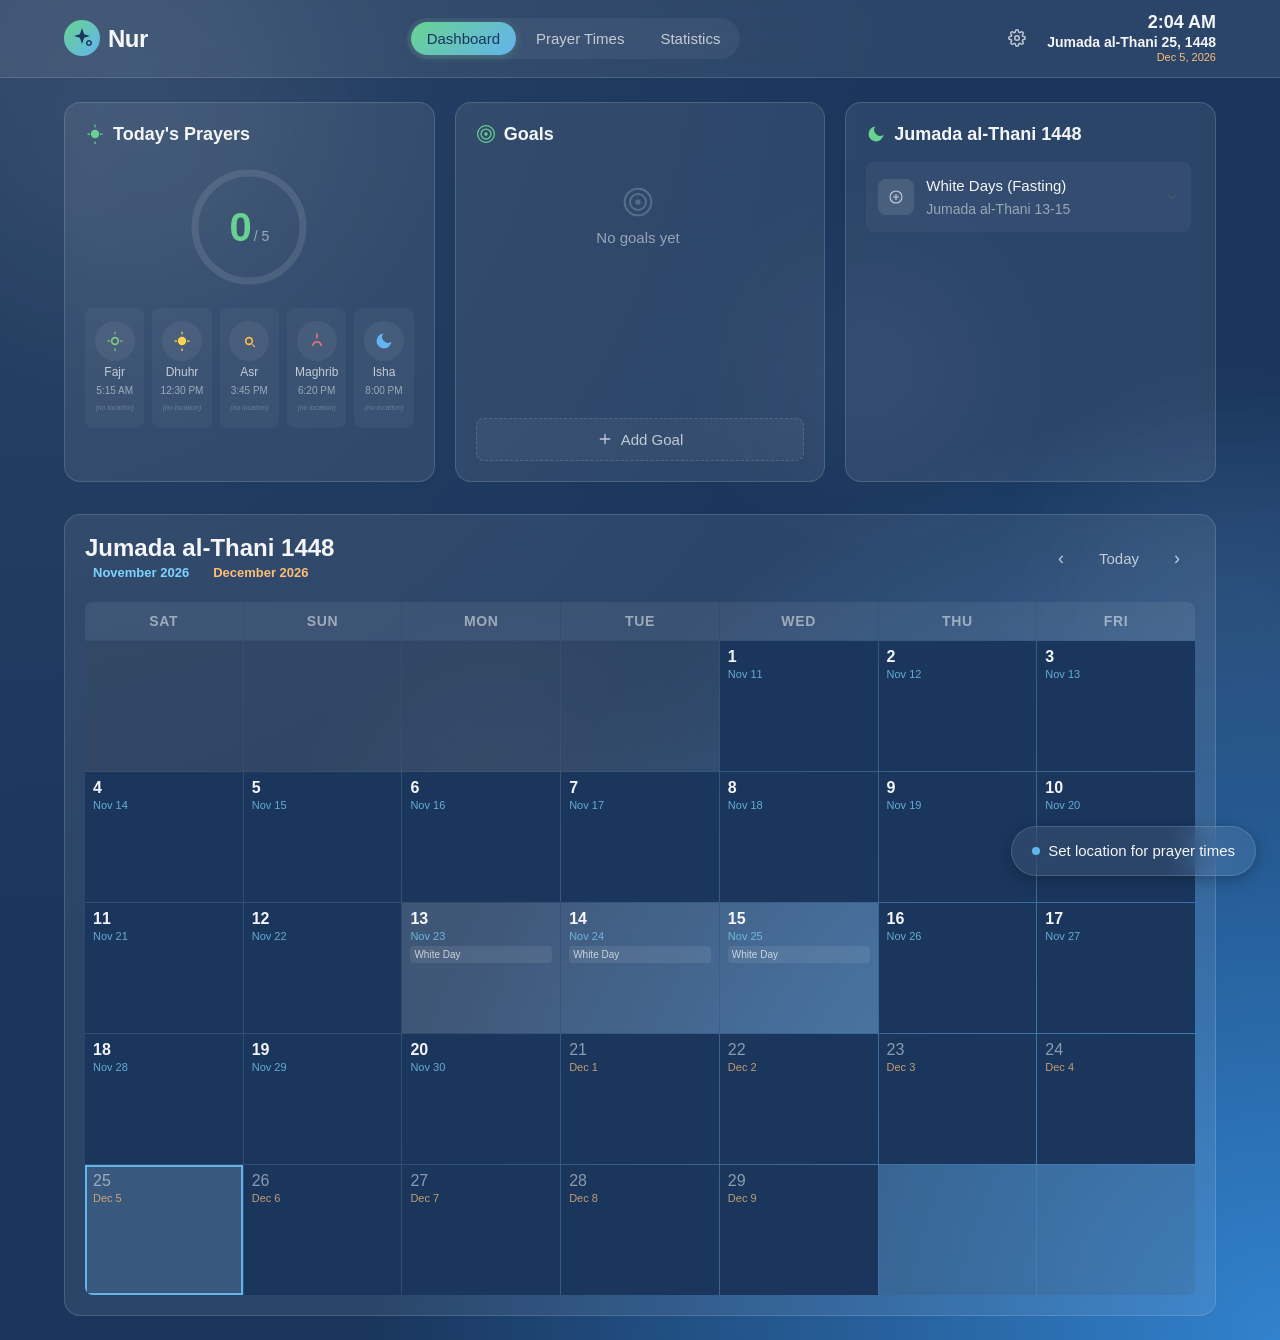
<file: app/index.html>
<!DOCTYPE html>
<html lang="en">
<head>
    <meta charset="UTF-8">
    <meta name="viewport" content="width=device-width, initial-scale=1.0">
    <meta http-equiv="Content-Security-Policy" content="default-src 'self'; script-src 'self' 'unsafe-inline' https://static.cloudflareinsights.com; style-src 'self' 'unsafe-inline' https://fonts.googleapis.com; font-src https://fonts.gstatic.com; connect-src 'self' https://qbyirkzdwzeetdugxyre.supabase.co https://nur-prayer-app.github.io https://nominatim.openstreetmap.org https://cloudflareinsights.com; img-src 'self' data:; object-src 'none'; base-uri 'self'; form-action 'self'">
    <meta name="theme-color" content="#0f1b2d">
    <meta name="description" content="Nur - Track your daily prayers, fasting, and Quran reading. Free, private, works offline.">
    <meta property="og:title" content="Nur - Prayer Tracker">
    <meta property="og:description" content="Track your daily prayers, fasting, and Quran reading. Free, private, works offline.">
    <meta property="og:image" content="https://nur-prayer-app.github.io/social-card.png">
    <meta property="og:url" content="https://nur-prayer-app.github.io/">
    <meta property="og:type" content="website">
    <title>Nur - Prayer Tracker</title>

    <!-- PWA -->
    <link rel="manifest" href="manifest.json">
    <link rel="apple-touch-icon" href="assets/icons/icon-avatar.png">
    <link rel="apple-touch-startup-image" href="assets/icons/icon-avatar.png">
    <meta name="apple-mobile-web-app-capable" content="yes">
    <meta name="mobile-web-app-capable" content="yes">
    <meta name="apple-mobile-web-app-status-bar-style" content="black-translucent">
    <meta name="apple-mobile-web-app-title" content="Nur">

    <!-- Inline SVG favicon (star in gradient circle - same as brand mark) -->
    <link rel="icon" type="image/svg+xml" href="data:image/svg+xml,%3Csvg xmlns='http://www.w3.org/2000/svg' viewBox='0 0 64 64'%3E%3Cdefs%3E%3ClinearGradient id='g' x1='0%25' y1='0%25' x2='100%25' y2='100%25'%3E%3Cstop offset='0%25' stop-color='%2368d391'/%3E%3Cstop offset='100%25' stop-color='%2363b3ed'/%3E%3C/linearGradient%3E%3C/defs%3E%3Ccircle cx='32' cy='32' r='30' fill='url(%23g)'/%3E%3Cg transform='translate(8,8) scale(2)' fill='%231a365d'%3E%3Cpath d='M12 2L14.09 8.26L20 10L14.09 11.74L12 18L9.91 11.74L4 10L9.91 8.26L12 2Z'/%3E%3Cpath d='M19 14C17.34 14 16 15.34 16 17C16 18.66 17.34 20 19 20C20.66 20 22 18.66 22 17C22 15.34 20.66 14 19 14ZM17.5 17C17.5 16.17 18.17 15.5 19 15.5C19.83 15.5 20.5 16.17 20.5 17C20.5 17.83 19.83 18.5 19 18.5C18.17 18.5 17.5 17.83 17.5 17Z'/%3E%3C/g%3E%3C/svg%3E">

    <!-- Fonts -->
    <link rel="preconnect" href="https://fonts.googleapis.com">
    <link rel="preconnect" href="https://fonts.gstatic.com" crossorigin>
    <link href="https://fonts.googleapis.com/css2?family=Amiri:wght@400;700&family=Crimson+Text:wght@400;600&family=Inter:wght@400;500;600;700&family=Poppins:wght@300;400;500;600;700&display=swap" rel="stylesheet">

    <!-- Styles -->
    <link rel="stylesheet" href="assets/css/styles.css?v=14">

    <script defer src='https://static.cloudflareinsights.com/beacon.min.js' data-cf-beacon='{"token": "ff227f8992e940e7bb17fe19946554dc"}'></script>
</head>
<body>

    <!-- Floating background orbs (design-08) -->
    <div class="floating-bg" aria-hidden="true">
        <div class="bg-orb"></div>
        <div class="bg-orb"></div>
        <div class="bg-orb"></div>
        <div class="bg-orb"></div>
    </div>

    <!-- Custom title bar (Electron frameless mode - hidden in browser) -->
    <div class="titlebar" id="titlebar">
        <div class="titlebar-drag">
            <span class="titlebar-title">Nur</span>
        </div>
        <div class="titlebar-controls">
            <button type="button" class="tb-btn tb-minimize" id="tb-min" title="Minimize" aria-label="Minimize">
                <svg width="10" height="1" viewBox="0 0 10 1" aria-hidden="true"><rect width="10" height="1" fill="currentColor"/></svg>
            </button>
            <button type="button" class="tb-btn tb-maximize" id="tb-max" title="Maximize" aria-label="Maximize">
                <svg width="10" height="10" viewBox="0 0 10 10" aria-hidden="true"><rect width="10" height="10" rx="1" fill="none" stroke="currentColor" stroke-width="1.2"/></svg>
            </button>
            <button type="button" class="tb-btn tb-close" id="tb-close" title="Close" aria-label="Close">
                <svg width="10" height="10" viewBox="0 0 10 10" aria-hidden="true"><path d="M1 1l8 8M9 1l-8 8" stroke="currentColor" stroke-width="1.4" stroke-linecap="round"/></svg>
            </button>
        </div>
    </div>

    <!-- App Shell -->
    <div class="app-shell">

        <!-- Skip Links for Accessibility -->
        <a href="#main-content" class="skip-link">Skip to main content</a>
        <a href="#calendar-section" class="skip-link">Skip to calendar</a>

        <!-- ===== Header ===== -->
        <header class="app-header" role="banner">
            <div class="header-inner">
                <div class="brand">
                    <div class="brand-icon" aria-hidden="true">
                        <svg width="24" height="24" viewBox="0 0 24 24" fill="none" xmlns="http://www.w3.org/2000/svg">
                            <path d="M12 2L14.09 8.26L20 10L14.09 11.74L12 18L9.91 11.74L4 10L9.91 8.26L12 2Z" fill="currentColor"/>
                            <path d="M19 14C17.34 14 16 15.34 16 17C16 18.66 17.34 20 19 20C20.66 20 22 18.66 22 17C22 15.34 20.66 14 19 14ZM17.5 17C17.5 16.17 18.17 15.5 19 15.5C19.83 15.5 20.5 16.17 20.5 17C20.5 17.83 19.83 18.5 19 18.5C18.17 18.5 17.5 17.83 17.5 17Z" fill="currentColor"/>
                        </svg>
                    </div>
                    <h1 class="brand-name">Nur</h1>
                </div>

                <nav class="nav-tabs" role="navigation" aria-label="Main navigation">
                    <button type="button" class="nav-tab active" data-page="dashboard" aria-pressed="true">
                        Dashboard
                    </button>
                    <button type="button" class="nav-tab" data-page="times" aria-pressed="false">
                        Prayer Times
                    </button>
                    <button type="button" class="nav-tab" data-page="stats" aria-pressed="false">
                        Statistics
                    </button>
                </nav>

                <div class="header-right">
                    <button type="button" class="icon-btn" id="settings-btn" title="Settings" aria-label="Open settings">
                        <svg width="18" height="18" viewBox="0 0 24 24" fill="none" xmlns="http://www.w3.org/2000/svg">
                            <circle cx="12" cy="12" r="3" stroke="currentColor" stroke-width="2"/>
                            <path d="M19.4 15a1.65 1.65 0 0 0 .33 1.82l.06.06a2 2 0 0 1 0 2.83 2 2 0 0 1-2.83 0l-.06-.06a1.65 1.65 0 0 0-1.82-.33 1.65 1.65 0 0 0-1 1.51V21a2 2 0 0 1-2 2 2 2 0 0 1-2-2v-.09A1.65 1.65 0 0 0 9 19.4a1.65 1.65 0 0 0-1.82.33l-.06.06a2 2 0 0 1-2.83 0 2 2 0 0 1 0-2.83l.06-.06a1.65 1.65 0 0 0 .33-1.82 1.65 1.65 0 0 0-1.51-1H3a2 2 0 0 1-2-2 2 2 0 0 1 2-2h.09A1.65 1.65 0 0 0 4.6 9a1.65 1.65 0 0 0-.33-1.82l-.06-.06a2 2 0 0 1 0-2.83 2 2 0 0 1 2.83 0l.06.06a1.65 1.65 0 0 0 1.82.33H9a1.65 1.65 0 0 0 1-1.51V3a2 2 0 0 1 2-2 2 2 0 0 1 2 2v.09a1.65 1.65 0 0 0 1 1.51 1.65 1.65 0 0 0 1.82-.33l.06-.06a2 2 0 0 1 2.83 0 2 2 0 0 1 0 2.83l-.06.06a1.65 1.65 0 0 0-.33 1.82V9a1.65 1.65 0 0 0 1.51 1H21a2 2 0 0 1 2 2 2 2 0 0 1-2 2h-.09a1.65 1.65 0 0 0-1.51 1z" stroke="currentColor" stroke-width="2"/>
                        </svg>
                    </button>
                    <div class="time-display">
                        <div class="time" id="header-time">--:--</div>
                        <div class="date-label" id="header-date-label">Loading...</div>
                    </div>
                </div>
            </div>
        </header>

        <!-- ===== Main Content ===== -->
        <main class="main-content" id="main-content">

        <!-- ============ Dashboard Page ============ -->
        <div class="page page-dashboard active" data-page="dashboard">

            <!-- Dashboard - 3 equal columns -->
            <section class="dashboard-cards" aria-labelledby="dashboard-heading">
                <h2 id="dashboard-heading" class="sr-only">Today's Progress</h2>

                <!-- 1. Today's Prayers (ring + vertical list) -->
                <div class="card prayer-card" tabindex="0" role="region" aria-labelledby="prayer-heading">
                    <h3 id="prayer-heading">
                        <svg width="20" height="20" viewBox="0 0 24 24" fill="none" class="card-title-icon">
                            <circle cx="12" cy="12" r="5" fill="currentColor"/>
                            <path d="M12 1v3M21 12h-3M12 21v3M3 12h3" stroke="currentColor" stroke-width="1.5"/>
                        </svg>
                        Today's Prayers
                    </h3>
                    <div class="prayer-ring-wrap">
                        <svg class="progress-ring" width="130" height="130" role="img" aria-label="prayers completed">
                            <defs><linearGradient id="ring-grad-1" x1="0%" y1="0%" x2="100%" y2="100%"><stop offset="0%" stop-color="#68d391"/><stop offset="100%" stop-color="#63b3ed"/></linearGradient></defs>
                            <circle cx="65" cy="65" r="54" fill="none" stroke="var(--ring-track)" stroke-width="7"></circle>
                            <circle cx="65" cy="65" r="54" fill="none" stroke="url(#ring-grad-1)" stroke-width="7" stroke-linecap="round" id="main-progress-ring" stroke-dasharray="339.29" stroke-dashoffset="339.29"></circle>
                        </svg>
                        <div class="progress-text">
                            <span class="progress-number" id="main-prayer-count">0</span>
                            <span class="progress-total">/ 5</span>
                        </div>
                    </div>
                    <div class="prayer-list">
                        <!-- Populated by JS -->
                    </div>
                </div>

                <!-- 2. Goals -->
                <div class="card goals-card" tabindex="0" role="region" aria-labelledby="goals-heading">
                    <h3 id="goals-heading">
                        <svg width="20" height="20" viewBox="0 0 24 24" fill="none" class="card-title-icon">
                            <circle cx="12" cy="12" r="10" stroke="currentColor" stroke-width="1.5"/>
                            <circle cx="12" cy="12" r="6" stroke="currentColor" stroke-width="1.5"/>
                            <circle cx="12" cy="12" r="2" fill="currentColor"/>
                        </svg>
                        Goals
                    </h3>
                    <div class="goals-list" id="goals-list">
                        <!-- Populated by JS -->
                    </div>
                    <button type="button" class="goals-add-btn" id="goals-add-btn" aria-label="Add a new goal">
                        <svg width="16" height="16" viewBox="0 0 24 24" fill="none">
                            <path d="M12 5v14M5 12h14" stroke="currentColor" stroke-width="2" stroke-linecap="round"/>
                        </svg>
                        Add Goal
                    </button>
                </div>

                <!-- 3. Reminders -->
                <div class="card reminders-card" tabindex="0" role="region" aria-labelledby="reminders-heading">
                    <h3>
                        <svg width="20" height="20" viewBox="0 0 24 24" fill="none" class="card-title-icon">
                            <path d="M21 12.79A9 9 0 1 1 11.21 3 7 7 0 0 0 21 12.79z" fill="currentColor"/>
                        </svg>
                        <span id="reminders-heading">Reminders</span>
                    </h3>
                    <div class="reminders-display">
                        <!-- Populated by JS with this month's special days -->
                    </div>
                </div>
            </section>

            <!-- Hijri Calendar -->
            <section class="calendar-section" id="calendar-section">
                <div class="calendar-card">
                    <div class="calendar-header">
                        <div class="cal-titles">
                            <h2 id="cal-month-title">Loading...</h2>
                            <div class="cal-subtitle" id="cal-sub-title"></div>
                        </div>
                        <div class="cal-nav">
                            <button type="button" class="cal-nav-btn" id="cal-prev" aria-label="Previous month">‹</button>
                            <button type="button" class="cal-nav-btn today-btn" id="cal-today" aria-label="Go to today">Today</button>
                            <button type="button" class="cal-nav-btn" id="cal-next" aria-label="Next month">›</button>
                        </div>
                    </div>

                    <!-- Calendar grid rendered by JS -->
                    <div class="calendar-grid" id="calendar-grid"></div>
                </div>
            </section>

        </div>
        <!-- ============ /Dashboard Page ============ -->

        <!-- ============ Prayer Times Page ============ -->
        <div class="page page-times" data-page="times">
            <div class="times-page" id="times-page">
                <!-- Populated by JS -->
            </div>
        </div>

        <!-- ============ Statistics Page ============ -->
        <div class="page page-stats" data-page="stats">
            <div class="stats-grid" id="stats-grid">
                <!-- Populated by JS -->
            </div>
        </div>

        </main>
    </div>

    <!-- Floating next-prayer indicator (design-08) -->
    <div class="next-prayer-float">
        <span class="dot"></span>
        <span id="next-prayer-text">Loading...</span>
    </div>

    <!-- Shared Modal -->
    <div class="modal-backdrop" id="modal-backdrop" role="dialog" aria-labelledby="modal-title" aria-hidden="true">
        <div class="modal day-detail-modal">
            <div class="modal-header">
                <h2 id="modal-title">Day Details</h2>
                <button type="button" class="close-btn" id="modal-close" aria-label="Close modal">
                    <svg width="20" height="20" viewBox="0 0 24 24" fill="none" xmlns="http://www.w3.org/2000/svg">
                        <line x1="18" y1="6" x2="6" y2="18" stroke="currentColor" stroke-width="2" stroke-linecap="round" stroke-linejoin="round"/>
                        <line x1="6" y1="6" x2="18" y2="18" stroke="currentColor" stroke-width="2" stroke-linecap="round" stroke-linejoin="round"/>
                    </svg>
                </button>
            </div>
            <div class="modal-content" id="modal-content">
                <!-- Content populated by JavaScript -->
            </div>
        </div>
    </div>



    <!-- Context Menu -->
    <div class="context-menu" id="context-menu" role="menu" aria-hidden="true">
        <button type="button" class="context-item" id="ctx-mark-complete" role="menuitem">
            <svg width="16" height="16" viewBox="0 0 24 24" fill="none">
                <polyline points="20,6 9,17 4,12" stroke="currentColor" stroke-width="2" stroke-linecap="round" stroke-linejoin="round"/>
            </svg>
            Mark All Complete
        </button>
        <button type="button" class="context-item" id="ctx-mark-incomplete" role="menuitem">
            <svg width="16" height="16" viewBox="0 0 24 24" fill="none">
                <circle cx="12" cy="12" r="10" stroke="currentColor" stroke-width="2"/>
                <path d="M15 9l-6 6M9 9l6 6" stroke="currentColor" stroke-width="2"/>
            </svg>
            Mark All Incomplete
        </button>
    </div>

    <!-- Prayer Timer Floating Window -->
    <div class="prayer-timer-pip" id="prayer-timer" aria-live="polite" aria-hidden="true">
        <div class="pip-header">
            <span class="pip-title">Next Prayer</span>
            <div class="pip-controls">
                <button type="button" class="pip-btn" id="pip-minimize" title="Minimize" aria-label="Minimize timer">-</button>
                <button type="button" class="pip-btn" id="pip-close" title="Close" aria-label="Close timer">×</button>
            </div>
        </div>
        <div class="pip-content">
            <div class="pip-prayer-name" id="pip-prayer">Maghrib</div>
            <div class="pip-countdown" id="pip-countdown">2:34:12</div>
        </div>
        <div class="pip-drag-handle" aria-label="Drag to move timer"></div>
    </div>

    <!-- Print Styles -->
    <style media="print">
        .skip-link, .app-header, .floating-bg, .next-prayer-float,
        .modal-backdrop, .context-menu, .prayer-timer-pip { display: none !important; }

        .main-content { margin: 0; padding: 20px; }
        .calendar-grid { page-break-inside: avoid; }

        @page { margin: 1in; }

        body {
            background: white !important;
            color: black !important;
            font-size: 12pt;
        }

        .card {
            border: 1px solid #ccc;
            break-inside: avoid;
            margin-bottom: 20px;
        }
    </style>

    <!-- Scripts -->
    <script src="assets/js/storage.js?v=14"></script>
    <script src="assets/js/sync-v2.js?v=14"></script>
    <script src="assets/js/analytics.js?v=14"></script>
    <script src="assets/js/hijri-calendar.js?v=14"></script>
    <script src="assets/js/app-simplified.js?v=14"></script>

    <!-- Service Worker registration -->
    <script>
    if ('serviceWorker' in navigator) {
        let refreshing = false;
        navigator.serviceWorker.addEventListener('controllerchange', () => {
            if (!refreshing) { refreshing = true; location.reload(); }
        });
        window.addEventListener('load', () => {
            navigator.serviceWorker.register('sw.js').catch(() => {});
        });
    }
    </script>
</body>
</html>
</file>
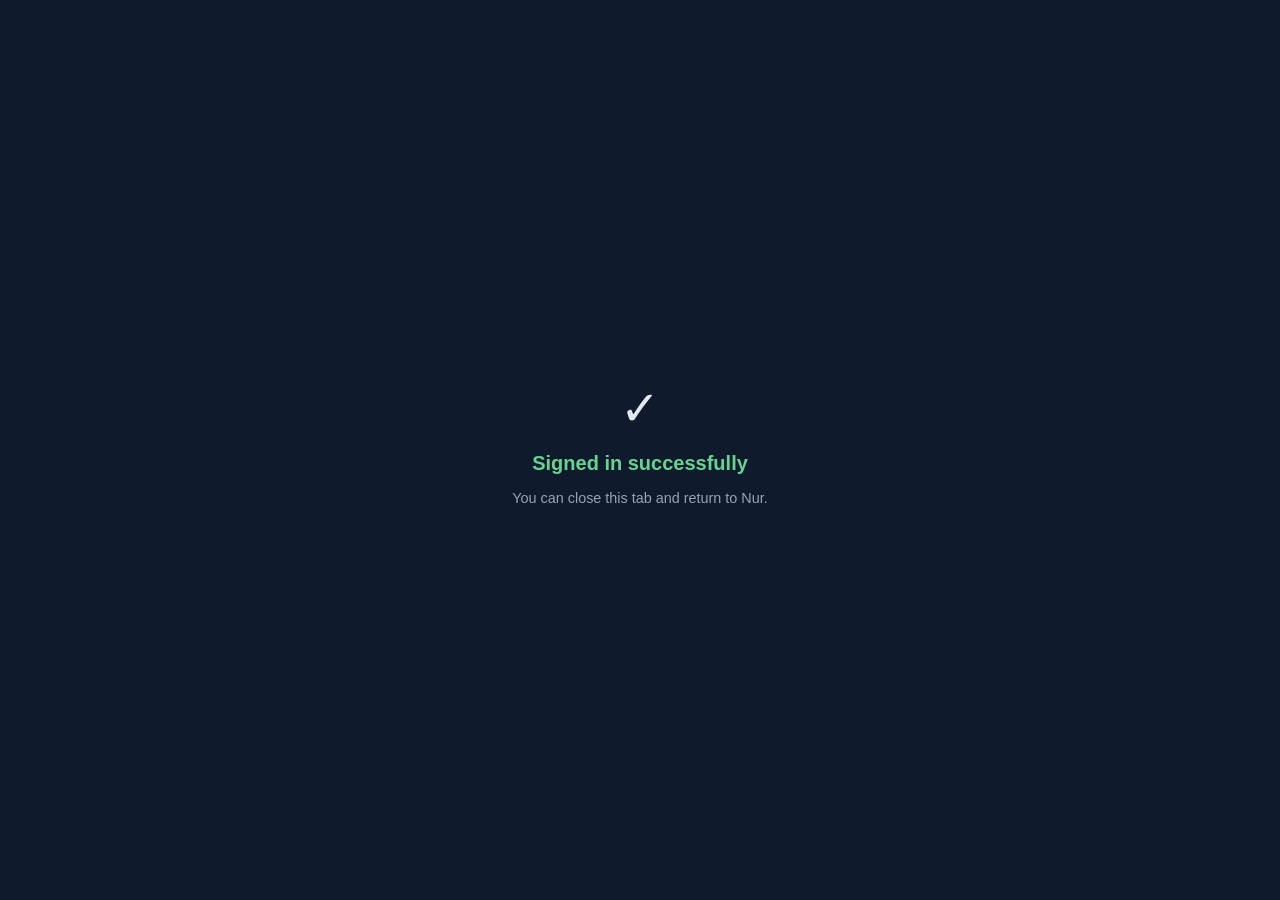
<file: auth-callback.html>
<!DOCTYPE html>
<html lang="en">
<head>
    <meta charset="UTF-8">
    <meta http-equiv="Content-Security-Policy" content="default-src 'none'; script-src 'unsafe-inline'; style-src 'unsafe-inline'">
    <title>Nur - Signed In</title>
    <style>
        body {
            font-family: -apple-system, BlinkMacSystemFont, 'Segoe UI', Roboto, sans-serif;
            background: #0f1b2d;
            color: #e2e8f0;
            display: flex;
            align-items: center;
            justify-content: center;
            min-height: 100vh;
            margin: 0;
        }
        .card {
            text-align: center;
            padding: 3rem 2rem;
        }
        .check { font-size: 3rem; margin-bottom: 1rem; }
        h1 { font-size: 1.25rem; color: #68d391; margin-bottom: 0.5rem; }
        p { font-size: 0.9rem; color: #94a3b8; }
    </style>
</head>
<body>
    <div class="card">
        <div class="check">&#10003;</div>
        <h1>Signed in successfully</h1>
        <p>You can close this tab and return to Nur.</p>
    </div>
    <script>
        const params = new URLSearchParams(window.location.search);
        const code = params.get('code');
        const error = params.get('error_description') || params.get('error');
        if (error) {
            document.querySelector('h1').textContent = 'Sign-in failed';
            document.querySelector('h1').style.color = '#f56565';
            document.querySelector('p').textContent = error;
        } else if (code) {
            window.location.href = 'nur://oauth/callback?code=' + encodeURIComponent(code);
        } else {
            const hash = window.location.hash.substring(1);
            if (hash) {
                window.location.href = 'nur://oauth/callback#' + hash;
            }
        }
    </script>
</body>
</html>
</file>
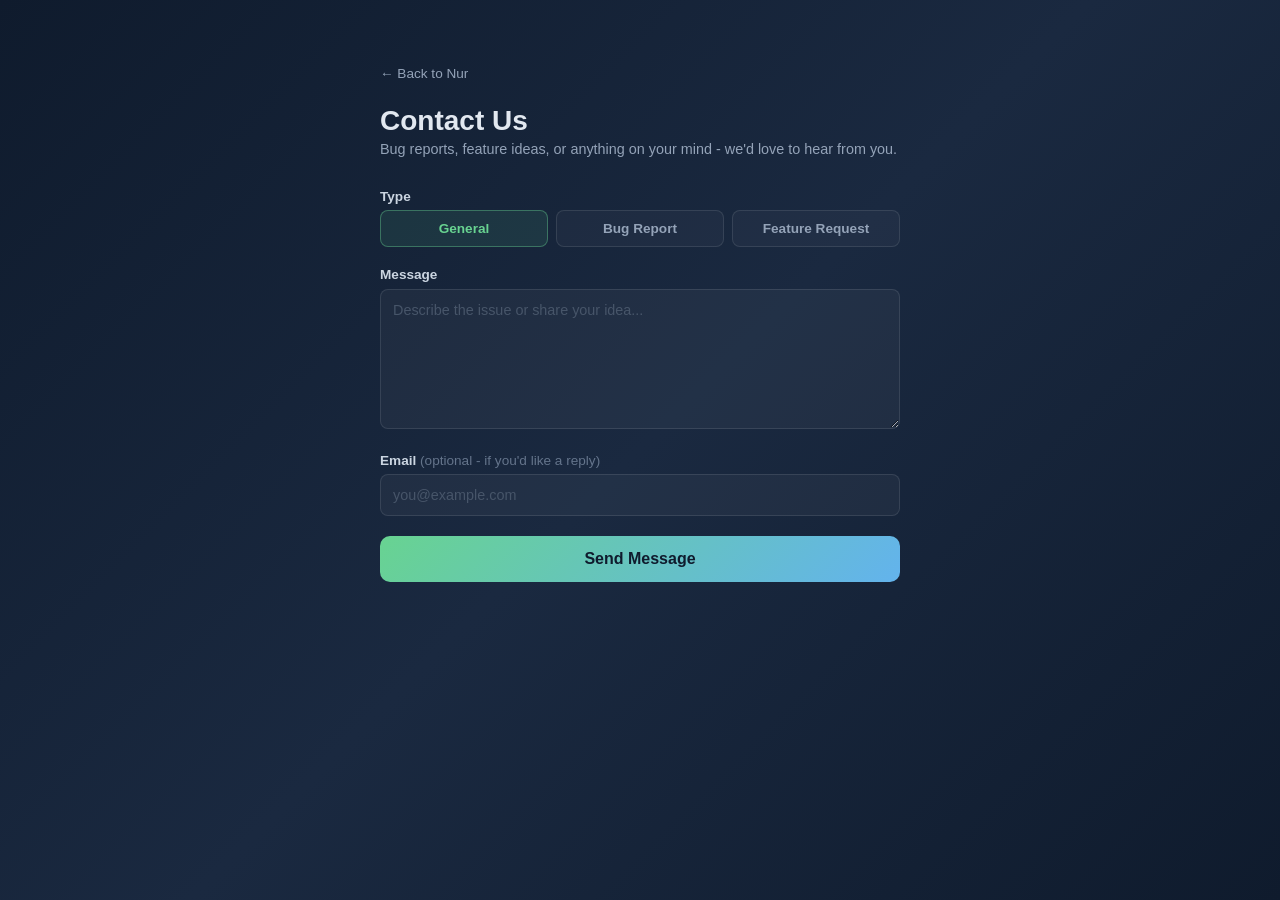
<file: contact.html>
<!DOCTYPE html>
<html lang="en">
<head>
    <meta charset="UTF-8">
    <meta name="viewport" content="width=device-width, initial-scale=1.0">
    <title>Nur - Contact Us</title>
    <meta name="description" content="Get in touch with the Nur team. Report bugs, request features, or share feedback.">
    <link rel="canonical" href="https://nur-prayer-app.github.io/contact.html">
    <meta property="og:title" content="Nur - Contact Us">
    <meta property="og:description" content="Get in touch with the Nur team. Report bugs, request features, or share feedback.">
    <meta property="og:url" content="https://nur-prayer-app.github.io/contact.html">
    <meta property="og:type" content="website">
    <link rel="icon" type="image/png" href="icon.png">
    <script type="application/ld+json">
    {"@context":"https://schema.org","@type":"BreadcrumbList","itemListElement":[{"@type":"ListItem","position":1,"name":"Nur","item":"https://nur-prayer-app.github.io/"},{"@type":"ListItem","position":2,"name":"Contact","item":"https://nur-prayer-app.github.io/contact.html"}]}
    </script>
    <script defer src='https://static.cloudflareinsights.com/beacon.min.js' data-cf-beacon='{"token": "abb1446cfcf64a61846eae02fe24a621"}'></script>
    <style>
        * { margin: 0; padding: 0; box-sizing: border-box; }
        body {
            font-family: -apple-system, BlinkMacSystemFont, 'Segoe UI', Roboto, sans-serif;
            background: linear-gradient(135deg, #0f1b2d 0%, #1a2940 50%, #0f1b2d 100%);
            color: #e2e8f0;
            min-height: 100vh;
            display: flex;
            flex-direction: column;
            align-items: center;
            padding: 2rem;
        }
        .container {
            max-width: 520px;
            width: 100%;
            margin-top: 2rem;
        }
        .back {
            display: inline-flex;
            align-items: center;
            gap: 0.4rem;
            font-size: 0.85rem;
            color: #94a3b8;
            text-decoration: none;
            margin-bottom: 1.5rem;
        }
        .back:hover { color: #e2e8f0; }
        h1 {
            font-size: 1.75rem;
            font-weight: 700;
            color: #e2e8f0;
            margin-bottom: 0.25rem;
        }
        .subtitle {
            font-size: 0.9rem;
            color: #94a3b8;
            margin-bottom: 2rem;
        }
        .form-group {
            margin-bottom: 1.25rem;
        }
        label {
            display: block;
            font-size: 0.85rem;
            font-weight: 600;
            color: #cbd5e1;
            margin-bottom: 0.4rem;
        }
        .optional {
            font-weight: 400;
            color: #64748b;
        }
        .type-buttons {
            display: flex;
            gap: 0.5rem;
        }
        .type-btn {
            flex: 1;
            padding: 0.625rem 0.75rem;
            font-size: 0.85rem;
            font-weight: 600;
            color: #94a3b8;
            background: rgba(255, 255, 255, 0.03);
            border: 1px solid rgba(255, 255, 255, 0.1);
            border-radius: 8px;
            cursor: pointer;
            transition: all 0.15s;
        }
        .type-btn:hover {
            background: rgba(255, 255, 255, 0.06);
            color: #e2e8f0;
        }
        .type-btn.active {
            background: rgba(104, 211, 145, 0.1);
            border-color: rgba(104, 211, 145, 0.4);
            color: #68d391;
        }
        textarea, input[type="email"] {
            width: 100%;
            padding: 0.75rem;
            font-size: 0.9rem;
            font-family: inherit;
            color: #e2e8f0;
            background: rgba(255, 255, 255, 0.04);
            border: 1px solid rgba(255, 255, 255, 0.1);
            border-radius: 8px;
            outline: none;
            transition: border-color 0.15s;
        }
        textarea:focus, input[type="email"]:focus {
            border-color: rgba(104, 211, 145, 0.5);
        }
        textarea {
            min-height: 140px;
            resize: vertical;
        }
        textarea::placeholder, input::placeholder {
            color: #475569;
        }
        .honeypot {
            position: absolute;
            left: -9999px;
            width: 1px;
            height: 1px;
            opacity: 0;
        }
        .submit-btn {
            width: 100%;
            padding: 0.875rem;
            font-size: 1rem;
            font-weight: 600;
            color: #0f1b2d;
            background: linear-gradient(135deg, #68d391, #63b3ed);
            border: none;
            border-radius: 10px;
            cursor: pointer;
            transition: transform 0.15s, box-shadow 0.15s, opacity 0.15s;
        }
        .submit-btn:hover {
            transform: translateY(-1px);
            box-shadow: 0 6px 20px rgba(104, 211, 145, 0.2);
        }
        .submit-btn:disabled {
            opacity: 0.5;
            cursor: not-allowed;
            transform: none;
            box-shadow: none;
        }
        .status {
            text-align: center;
            margin-top: 1rem;
            font-size: 0.85rem;
            min-height: 1.2em;
        }
        .status.success { color: #68d391; }
        .status.error { color: #fc8181; }
        .success-card {
            text-align: center;
            padding: 3rem 2rem;
            background: rgba(255, 255, 255, 0.03);
            border: 1px solid rgba(104, 211, 145, 0.2);
            border-radius: 12px;
        }
        .success-card .check {
            font-size: 3rem;
            margin-bottom: 1rem;
        }
        .success-card h2 {
            font-size: 1.25rem;
            color: #68d391;
            margin-bottom: 0.5rem;
        }
        .success-card p {
            font-size: 0.9rem;
            color: #94a3b8;
        }
        .hidden { display: none; }
    </style>
</head>
<body>
    <div class="container">
        <a href="./" class="back">← Back to Nur</a>

        <div id="form-view">
            <h1>Contact Us</h1>
            <p class="subtitle">Bug reports, feature ideas, or anything on your mind - we'd love to hear from you.</p>

            <form id="contact-form">
                <div class="form-group">
                    <label>Type</label>
                    <div class="type-buttons">
                        <button type="button" class="type-btn active" data-type="general">General</button>
                        <button type="button" class="type-btn" data-type="bug">Bug Report</button>
                        <button type="button" class="type-btn" data-type="feature">Feature Request</button>
                    </div>
                </div>

                <div class="form-group">
                    <label for="message">Message</label>
                    <textarea id="message" placeholder="Describe the issue or share your idea..." maxlength="2000" required></textarea>
                </div>

                <div class="form-group">
                    <label for="email">Email <span class="optional">(optional - if you'd like a reply)</span></label>
                    <input type="email" id="email" placeholder="you@example.com" maxlength="254">
                </div>

                <input type="text" name="website" id="website" class="honeypot" tabindex="-1" autocomplete="off" aria-hidden="true">

                <button type="submit" class="submit-btn" id="submit-btn">Send Message</button>
                <div class="status" id="status"></div>
            </form>
        </div>

        <div id="success-view" class="hidden">
            <div class="success-card">
                <div class="check">✓</div>
                <h2>Thank you!</h2>
                <p>Your message has been received. We appreciate you reaching out.</p>
            </div>
        </div>
    </div>

    <script>
        const SUPABASE_URL = 'https://qbyirkzdwzeetdugxyre.supabase.co';
        const SUPABASE_KEY = 'sb_publishable_BgBlYMnxPhkWWEtbHNHzIg_h-RkMDda';
        const RATE_LIMIT_SECONDS = 60;

        let selectedType = 'general';

        document.querySelectorAll('.type-btn').forEach(btn => {
            btn.addEventListener('click', () => {
                document.querySelectorAll('.type-btn').forEach(b => b.classList.remove('active'));
                btn.classList.add('active');
                selectedType = btn.dataset.type;
            });
        });

        function checkRateLimit() {
            const lastSubmit = sessionStorage.getItem('lastSubmitTime');
            if (!lastSubmit) return null;
            const elapsed = Math.floor((Date.now() - parseInt(lastSubmit)) / 1000);
            const remaining = RATE_LIMIT_SECONDS - elapsed;
            return remaining > 0 ? remaining : null;
        }

        function startRateLimitCountdown() {
            const btn = document.getElementById('submit-btn');
            const status = document.getElementById('status');

            const interval = setInterval(() => {
                const remaining = checkRateLimit();
                if (remaining === null) {
                    clearInterval(interval);
                    btn.disabled = false;
                    btn.textContent = 'Send Message';
                    status.textContent = '';
                } else {
                    btn.disabled = true;
                    btn.textContent = `Please wait ${remaining}s`;
                    status.textContent = `Rate limit: please wait ${remaining} seconds before submitting again.`;
                    status.className = 'status';
                }
            }, 1000);
        }

        window.addEventListener('load', () => {
            const remaining = checkRateLimit();
            if (remaining !== null) {
                startRateLimitCountdown();
            }
        });

        document.getElementById('contact-form').addEventListener('submit', async (e) => {
            e.preventDefault();
            const btn = document.getElementById('submit-btn');
            const status = document.getElementById('status');
            const message = document.getElementById('message').value.trim();
            const email = document.getElementById('email').value.trim();
            const honeypot = document.getElementById('website').value;

            if (!message) { status.textContent = 'Please enter a message.'; status.className = 'status error'; return; }

            const remaining = checkRateLimit();
            if (remaining !== null) {
                status.textContent = `Please wait ${remaining} seconds before submitting again.`;
                status.className = 'status error';
                return;
            }

            if (honeypot) {
                document.getElementById('form-view').classList.add('hidden');
                document.getElementById('success-view').classList.remove('hidden');
                return;
            }

            btn.disabled = true;
            btn.textContent = 'Sending...';
            status.textContent = '';

            try {
                const resp = await fetch(`${SUPABASE_URL}/rest/v1/contacts`, {
                    method: 'POST',
                    headers: {
                        'apikey': SUPABASE_KEY,
                        'Content-Type': 'application/json',
                        'Prefer': 'return=minimal',
                    },
                    body: JSON.stringify({
                        type: selectedType,
                        message,
                        email: email || null,
                        app_version: 'web',
                    }),
                });

                if (!resp.ok) throw new Error(`HTTP ${resp.status}`);

                sessionStorage.setItem('lastSubmitTime', Date.now().toString());
                document.getElementById('form-view').classList.add('hidden');
                document.getElementById('success-view').classList.remove('hidden');
            } catch {
                status.textContent = 'Something went wrong. Please try again.';
                status.className = 'status error';
                btn.disabled = false;
                btn.textContent = 'Send Message';
            }
        });
    </script>
</body>
</html>
</file>
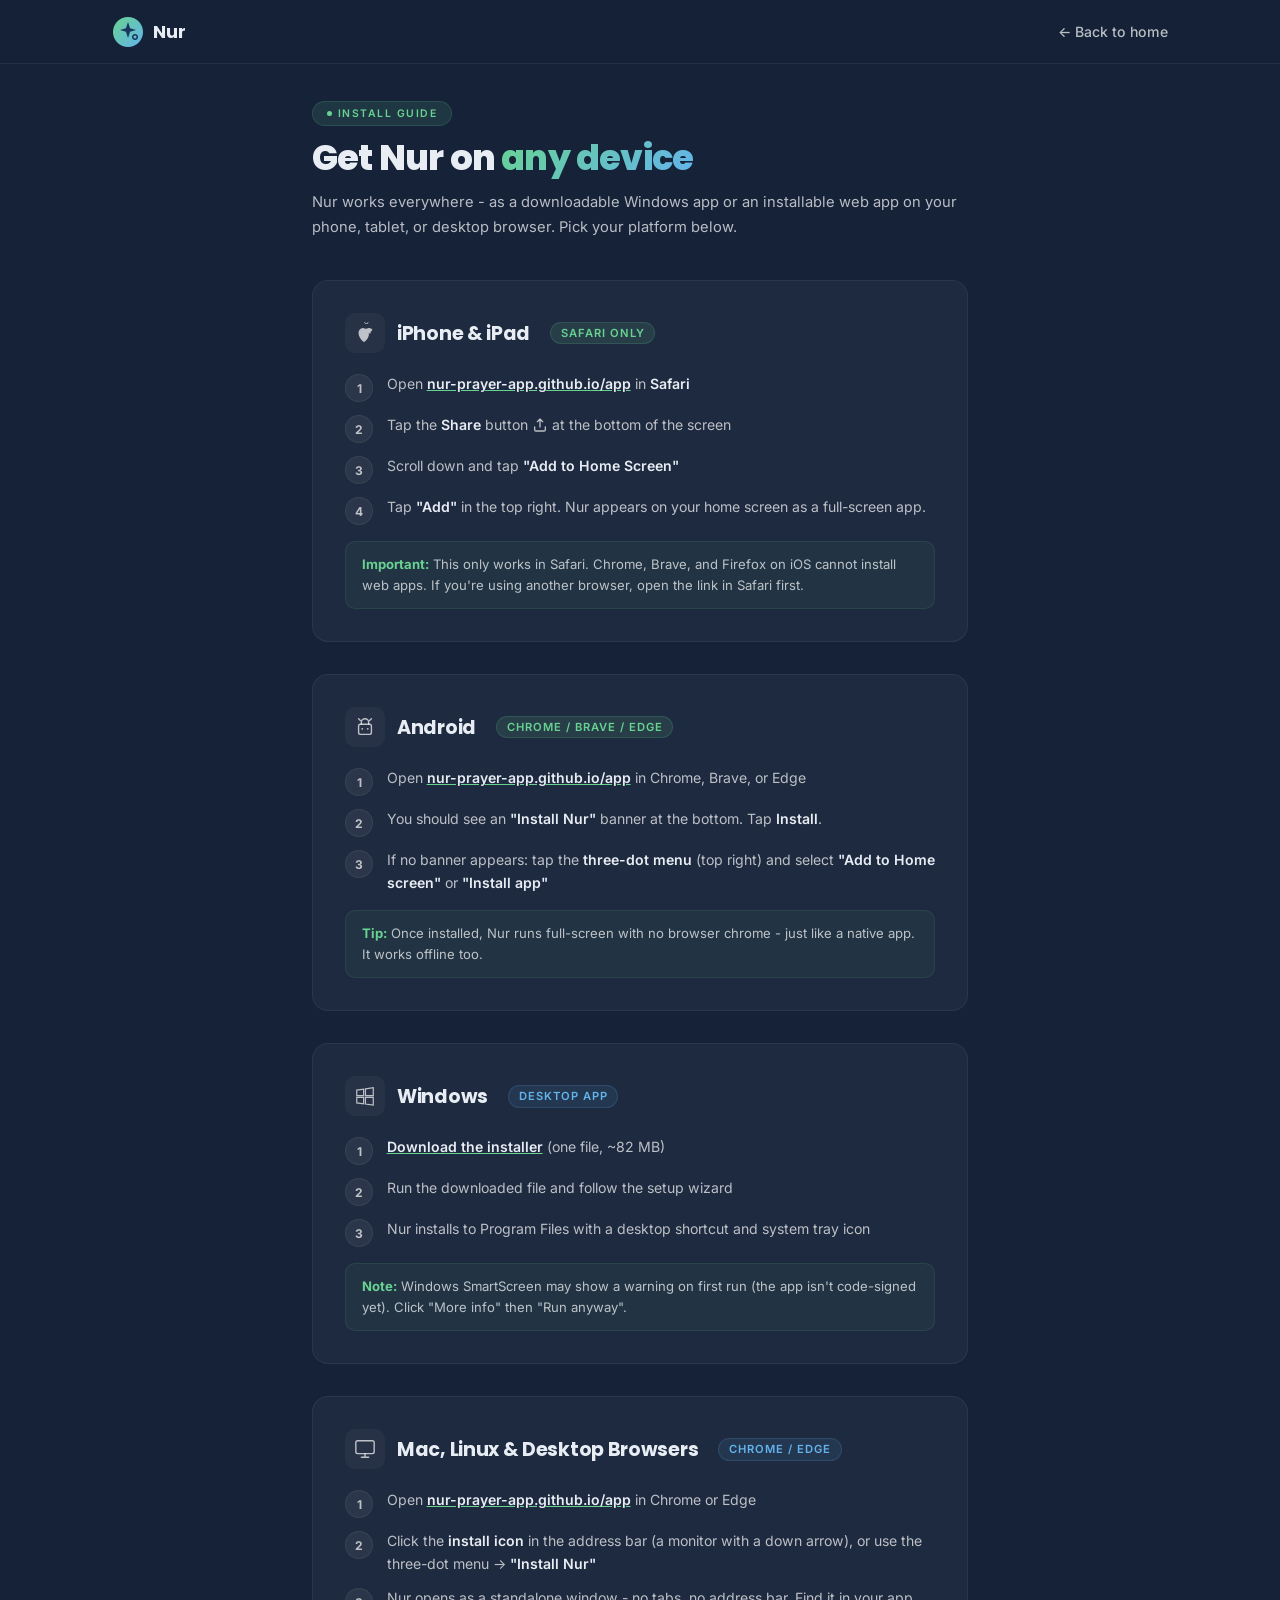
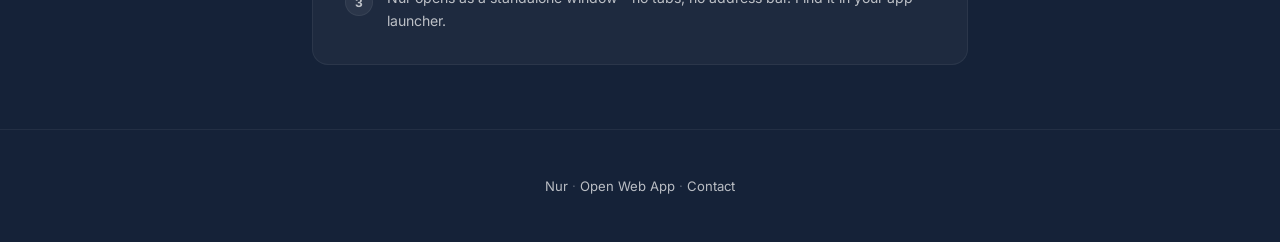
<file: install.html>
<!DOCTYPE html>
<html lang="en">
<head>
    <meta charset="UTF-8">
    <meta name="viewport" content="width=device-width, initial-scale=1.0">
    <title>Install Nur - Prayer Tracker</title>
    <meta name="description" content="How to install Nur on iPhone, Android, Windows, and Mac. Step-by-step guide.">
    <link rel="canonical" href="https://nur-prayer-app.github.io/install.html">
    <meta property="og:title" content="Install Nur - Prayer Tracker">
    <meta property="og:description" content="How to install Nur on iPhone, Android, Windows, and Mac. Step-by-step guide.">
    <meta property="og:image" content="https://nur-prayer-app.github.io/social-card.png">
    <meta property="og:url" content="https://nur-prayer-app.github.io/install.html">
    <meta property="og:type" content="website">
    <meta name="twitter:card" content="summary_large_image">
    <link rel="icon" type="image/png" href="icon.png">
    <script type="application/ld+json">
    {"@context":"https://schema.org","@type":"BreadcrumbList","itemListElement":[{"@type":"ListItem","position":1,"name":"Nur","item":"https://nur-prayer-app.github.io/"},{"@type":"ListItem","position":2,"name":"Install Guide","item":"https://nur-prayer-app.github.io/install.html"}]}
    </script>
    <link rel="preconnect" href="https://fonts.googleapis.com">
    <link rel="preconnect" href="https://fonts.gstatic.com" crossorigin>
    <link href="https://fonts.googleapis.com/css2?family=Poppins:wght@500;600;700;800&family=Inter:wght@400;500;600&display=swap" rel="stylesheet">
    <style>
        :root {
            --bg: #152238;
            --bg-glass: rgba(255,255,255,0.04);
            --border: rgba(255,255,255,0.06);
            --border-h: rgba(255,255,255,0.12);
            --green: #68d391;
            --blue: #63b3ed;
            --grad: linear-gradient(135deg, #68d391, #63b3ed);
            --text: #e8edf4;
            --text-2: rgba(255,255,255,0.7);
            --text-3: rgba(255,255,255,0.30);
            --display: 'Poppins', sans-serif;
            --body: 'Inter', sans-serif;
        }
        .skip-link{position:absolute;top:-100%;left:50%;transform:translateX(-50%);background:var(--green);color:#0c1322;padding:.6rem 1.2rem;border-radius:8px;font-size:.88rem;font-weight:600;font-family:var(--body);z-index:9999;text-decoration:none;transition:top .2s}
        .skip-link:focus{top:8px}
        *,*::before,*::after{margin:0;padding:0;box-sizing:border-box}
        body{font-family:var(--body);background:var(--bg);color:var(--text);-webkit-font-smoothing:antialiased}

        /* Nav (simplified) */
        .nav{position:fixed;top:0;left:0;right:0;z-index:100;height:64px;background:rgba(21,34,56,.92);-webkit-backdrop-filter:blur(24px);backdrop-filter:blur(24px);border-bottom:1px solid var(--border)}
        .nav-inner{max-width:1120px;height:100%;margin:0 auto;padding:0 2rem;display:flex;align-items:center;gap:1.5rem}
        .nav-brand{display:flex;align-items:center;gap:.55rem;font-family:var(--display);font-size:1.1rem;font-weight:700;color:var(--text);text-decoration:none}
        .nav-ico{width:32px;height:32px;border-radius:8px}
        .nav-back{font-size:.88rem;font-weight:500;color:var(--text-2);text-decoration:none;margin-left:auto;transition:color .2s}
        .nav-back:hover{color:var(--text)}

        /* Content */
        .page{max-width:720px;margin:0 auto;padding:100px 2rem 4rem}
        .page-badge{display:inline-flex;align-items:center;gap:6px;padding:.3rem .85rem;font-size:.65rem;font-weight:600;text-transform:uppercase;letter-spacing:1.5px;border-radius:100px;color:var(--green);background:rgba(104,211,145,0.12);border:1px solid rgba(104,211,145,.15)}
        .page-badge-dot{width:5px;height:5px;border-radius:50%;background:var(--green)}
        .page h1{font-family:var(--display);font-size:2.2rem;font-weight:800;letter-spacing:-.8px;line-height:1.15;margin-top:.75rem}
        .page h1 em{font-style:normal;background:var(--grad);-webkit-background-clip:text;-webkit-text-fill-color:transparent;background-clip:text}
        .page-intro{color:var(--text-2);font-size:.92rem;line-height:1.7;margin-top:.75rem}

        /* Platform cards */
        .platforms{display:flex;flex-direction:column;gap:2rem;margin-top:2.5rem}
        .platform{background:var(--bg-glass);border:1px solid var(--border);border-radius:16px;padding:2rem;transition:border-color .2s}
        .platform:hover{border-color:var(--border-h)}
        .platform-head{display:flex;align-items:center;gap:.75rem;margin-bottom:1.25rem}
        .platform-icon{width:40px;height:40px;border-radius:10px;background:rgba(255,255,255,0.04);display:flex;align-items:center;justify-content:center;flex-shrink:0}
        .platform-icon svg{width:22px;height:22px;color:var(--text-2)}
        .platform h2{font-family:var(--display);font-size:1.2rem;font-weight:700;letter-spacing:-.3px}
        .platform-tag{font-size:.7rem;font-weight:600;text-transform:uppercase;letter-spacing:1px;padding:.2rem .6rem;border-radius:100px;margin-left:.5rem}
        .tag-rec{color:var(--green);background:rgba(104,211,145,0.12);border:1px solid rgba(104,211,145,.15)}
        .tag-alt{color:var(--blue);background:rgba(99,179,237,0.10);border:1px solid rgba(99,179,237,.15)}

        /* Steps */
        .steps{display:flex;flex-direction:column;gap:.75rem}
        .step{display:flex;gap:.85rem;align-items:flex-start}
        .step-num{width:28px;height:28px;border-radius:50%;background:rgba(255,255,255,0.06);border:1px solid var(--border);display:flex;align-items:center;justify-content:center;font-size:.75rem;font-weight:700;color:var(--text-2);flex-shrink:0;margin-top:1px}
        .step p{font-size:.88rem;color:var(--text-2);line-height:1.6}
        .step strong{color:var(--text);font-weight:600}
        .step .key{display:inline-flex;align-items:center;gap:4px;padding:1px 8px;font-size:.78rem;font-weight:600;color:var(--text);background:rgba(255,255,255,0.06);border:1px solid var(--border);border-radius:5px;font-family:var(--body)}

        /* Inline icon */
        .step svg{display:inline;vertical-align:-3px;width:16px;height:16px}

        /* Note */
        .platform-note{margin-top:1rem;padding:.75rem 1rem;background:rgba(104,211,145,0.06);border:1px solid rgba(104,211,145,.1);border-radius:10px;font-size:.82rem;color:var(--text-2);line-height:1.6}
        .platform-note strong{color:var(--green)}

        /* CTA */
        .cta-row{margin-top:1.25rem}
        .cta-btn{display:inline-flex;align-items:center;gap:.4rem;padding:.55rem 1.3rem;font-size:.85rem;font-weight:600;font-family:var(--body);border-radius:8px;text-decoration:none;transition:all .2s;border:none;cursor:pointer;background:var(--grad);color:#0c1322}
        .cta-btn:hover{box-shadow:0 4px 16px rgba(104,211,145,.2)}
        .cta-btn svg{width:14px;height:14px}
        .cta-outline{background:transparent;border:1px solid var(--border);color:var(--text-2)}
        .cta-outline:hover{border-color:var(--border-h);color:var(--text);box-shadow:none}

        /* Footer */
        .foot{text-align:center;padding:3rem 2rem;font-size:.82rem;color:var(--text-3);border-top:1px solid var(--border)}
        .foot a{color:var(--text-2);text-decoration:none}
        .foot a:hover{color:var(--text)}

        @media(max-width:600px){
            .page{padding:88px 1.25rem 3rem}
            .page h1{font-size:1.6rem}
            .platform{padding:1.5rem}
            .platform h2{font-size:1.05rem}
        }
    </style>
    <script defer src='https://static.cloudflareinsights.com/beacon.min.js' data-cf-beacon='{"token": "abb1446cfcf64a61846eae02fe24a621"}'></script>
</head>
<body>

<a href="#content" class="skip-link">Skip to content</a>

<nav class="nav"><div class="nav-inner">
    <a href="/" class="nav-brand"><img class="nav-ico" src="icon.png" alt="Nur" width="32" height="32"> Nur</a>
    <a href="/" class="nav-back">&larr; Back to home</a>
</div></nav>

<div class="page" id="content">
    <div class="page-badge"><span class="page-badge-dot"></span> Install Guide</div>
    <h1>Get Nur on <em>any device</em></h1>
    <p class="page-intro">Nur works everywhere - as a downloadable Windows app or an installable web app on your phone, tablet, or desktop browser. Pick your platform below.</p>

    <div class="platforms">

        <!-- iPhone / iPad -->
        <div class="platform">
            <div class="platform-head">
                <div class="platform-icon"><svg viewBox="0 0 384 512" fill="currentColor"><path d="M318.7 268.7c-.2-36.7 16.4-64.4 50-84.8-18.8-27.1-46.5-42.1-82.5-45.1-14.4-1.5-32.1 4.2-48.4 10.7-20 7.9-30.5 7.9-50.5 0-16.3-6.5-34-12.2-48.4-10.7-52.8 4.4-97.8 46.6-97.8 119.1 0 63.2 46 153.5 105.1 193.8 13.6 9.3 31.3 9.1 44.8 0 25.2-17 44.8-42.5 60.5-68.4 12.8-21.1 22.6-44.3 29.5-68.8 5.6-20-3.2-40.8-12.3-45.8zM224 48c26.5 0 48-21.5 48-48h-16c0 17.7-14.3 32-32 32s-32-14.3-32-32h-16c0 26.5 21.5 48 48 48z"/></svg></div>
                <h2>iPhone &amp; iPad</h2>
                <span class="platform-tag tag-rec">Safari only</span>
            </div>
            <div class="steps">
                <div class="step">
                    <div class="step-num">1</div>
                    <p>Open <a href="app/" style="color:var(--green)"><strong>nur-prayer-app.github.io/app</strong></a> in <strong>Safari</strong></p>
                </div>
                <div class="step">
                    <div class="step-num">2</div>
                    <p>Tap the <strong>Share</strong> button <svg viewBox="0 0 24 24" fill="none"><path d="M12 3v12M12 3l-4 4M12 3l4 4" stroke="currentColor" stroke-width="2" stroke-linecap="round" stroke-linejoin="round"/><path d="M4 15v4a2 2 0 0 0 2 2h12a2 2 0 0 0 2-2v-4" stroke="currentColor" stroke-width="2" stroke-linecap="round"/></svg> at the bottom of the screen</p>
                </div>
                <div class="step">
                    <div class="step-num">3</div>
                    <p>Scroll down and tap <strong>"Add to Home Screen"</strong></p>
                </div>
                <div class="step">
                    <div class="step-num">4</div>
                    <p>Tap <strong>"Add"</strong> in the top right. Nur appears on your home screen as a full-screen app.</p>
                </div>
            </div>
            <div class="platform-note">
                <strong>Important:</strong> This only works in Safari. Chrome, Brave, and Firefox on iOS cannot install web apps. If you're using another browser, open the link in Safari first.
            </div>
        </div>

        <!-- Android -->
        <div class="platform">
            <div class="platform-head">
                <div class="platform-icon"><svg viewBox="0 0 24 24" fill="none"><rect x="5" y="9" width="14" height="11" rx="2" stroke="currentColor" stroke-width="1.5"/><path d="M8 9V7a4 4 0 0 1 8 0v2M7 5L5 3M17 5l2-2" stroke="currentColor" stroke-width="1.5" stroke-linecap="round"/><circle cx="9" cy="14" r="1" fill="currentColor"/><circle cx="15" cy="14" r="1" fill="currentColor"/></svg></div>
                <h2>Android</h2>
                <span class="platform-tag tag-rec">Chrome / Brave / Edge</span>
            </div>
            <div class="steps">
                <div class="step">
                    <div class="step-num">1</div>
                    <p>Open <a href="app/" style="color:var(--green)"><strong>nur-prayer-app.github.io/app</strong></a> in Chrome, Brave, or Edge</p>
                </div>
                <div class="step">
                    <div class="step-num">2</div>
                    <p>You should see an <strong>"Install Nur"</strong> banner at the bottom. Tap <strong>Install</strong>.</p>
                </div>
                <div class="step">
                    <div class="step-num">3</div>
                    <p>If no banner appears: tap the <strong>three-dot menu</strong> (top right) and select <strong>"Add to Home screen"</strong> or <strong>"Install app"</strong></p>
                </div>
            </div>
            <div class="platform-note">
                <strong>Tip:</strong> Once installed, Nur runs full-screen with no browser chrome - just like a native app. It works offline too.
            </div>
        </div>

        <!-- Windows -->
        <div class="platform">
            <div class="platform-head">
                <div class="platform-icon"><svg viewBox="0 0 24 24" fill="none"><path d="M3 5.5l7.5-1v7H3V5.5zM12.5 4.2L21 3v8.5h-8.5V4.2zM3 13.5h7.5v7L3 19.5V13.5zM12.5 13.5H21V22l-8.5-1.2V13.5z" stroke="currentColor" stroke-width="1.3"/></svg></div>
                <h2>Windows</h2>
                <span class="platform-tag tag-alt">Desktop app</span>
            </div>
            <div class="steps">
                <div class="step">
                    <div class="step-num">1</div>
                    <p><a href="#" id="win-dl-link" style="color:var(--green)"><strong>Download the installer</strong></a> (one file, ~82 MB)</p>
                </div>
                <div class="step">
                    <div class="step-num">2</div>
                    <p>Run the downloaded file and follow the setup wizard</p>
                </div>
                <div class="step">
                    <div class="step-num">3</div>
                    <p>Nur installs to Program Files with a desktop shortcut and system tray icon</p>
                </div>
            </div>
            <div class="platform-note">
                <strong>Note:</strong> Windows SmartScreen may show a warning on first run (the app isn't code-signed yet). Click "More info" then "Run anyway".
            </div>
        </div>

        <!-- Mac / Linux / Desktop browser -->
        <div class="platform">
            <div class="platform-head">
                <div class="platform-icon"><svg viewBox="0 0 24 24" fill="none"><rect x="2" y="3" width="20" height="14" rx="2" stroke="currentColor" stroke-width="1.5"/><path d="M8 21h8M12 17v4" stroke="currentColor" stroke-width="1.5" stroke-linecap="round"/></svg></div>
                <h2>Mac, Linux &amp; Desktop Browsers</h2>
                <span class="platform-tag tag-alt">Chrome / Edge</span>
            </div>
            <div class="steps">
                <div class="step">
                    <div class="step-num">1</div>
                    <p>Open <a href="app/" style="color:var(--green)"><strong>nur-prayer-app.github.io/app</strong></a> in Chrome or Edge</p>
                </div>
                <div class="step">
                    <div class="step-num">2</div>
                    <p>Click the <strong>install icon</strong> in the address bar (a monitor with a down arrow), or use the three-dot menu &rarr; <strong>"Install Nur"</strong></p>
                </div>
                <div class="step">
                    <div class="step-num">3</div>
                    <p>Nur opens as a standalone window - no tabs, no address bar. Find it in your app launcher.</p>
                </div>
            </div>
        </div>

    </div>
</div>

<div class="foot">
    <a href="/">Nur</a> &middot; <a href="app/">Open Web App</a> &middot; <a href="contact.html">Contact</a>
</div>

<script>
fetch('version.json').then(r=>r.json()).then(d=>{
    var a=document.getElementById('win-dl-link');
    if(a&&d.url)a.href=d.url;
}).catch(function(){});
</script>
</body>
</html>
</file>
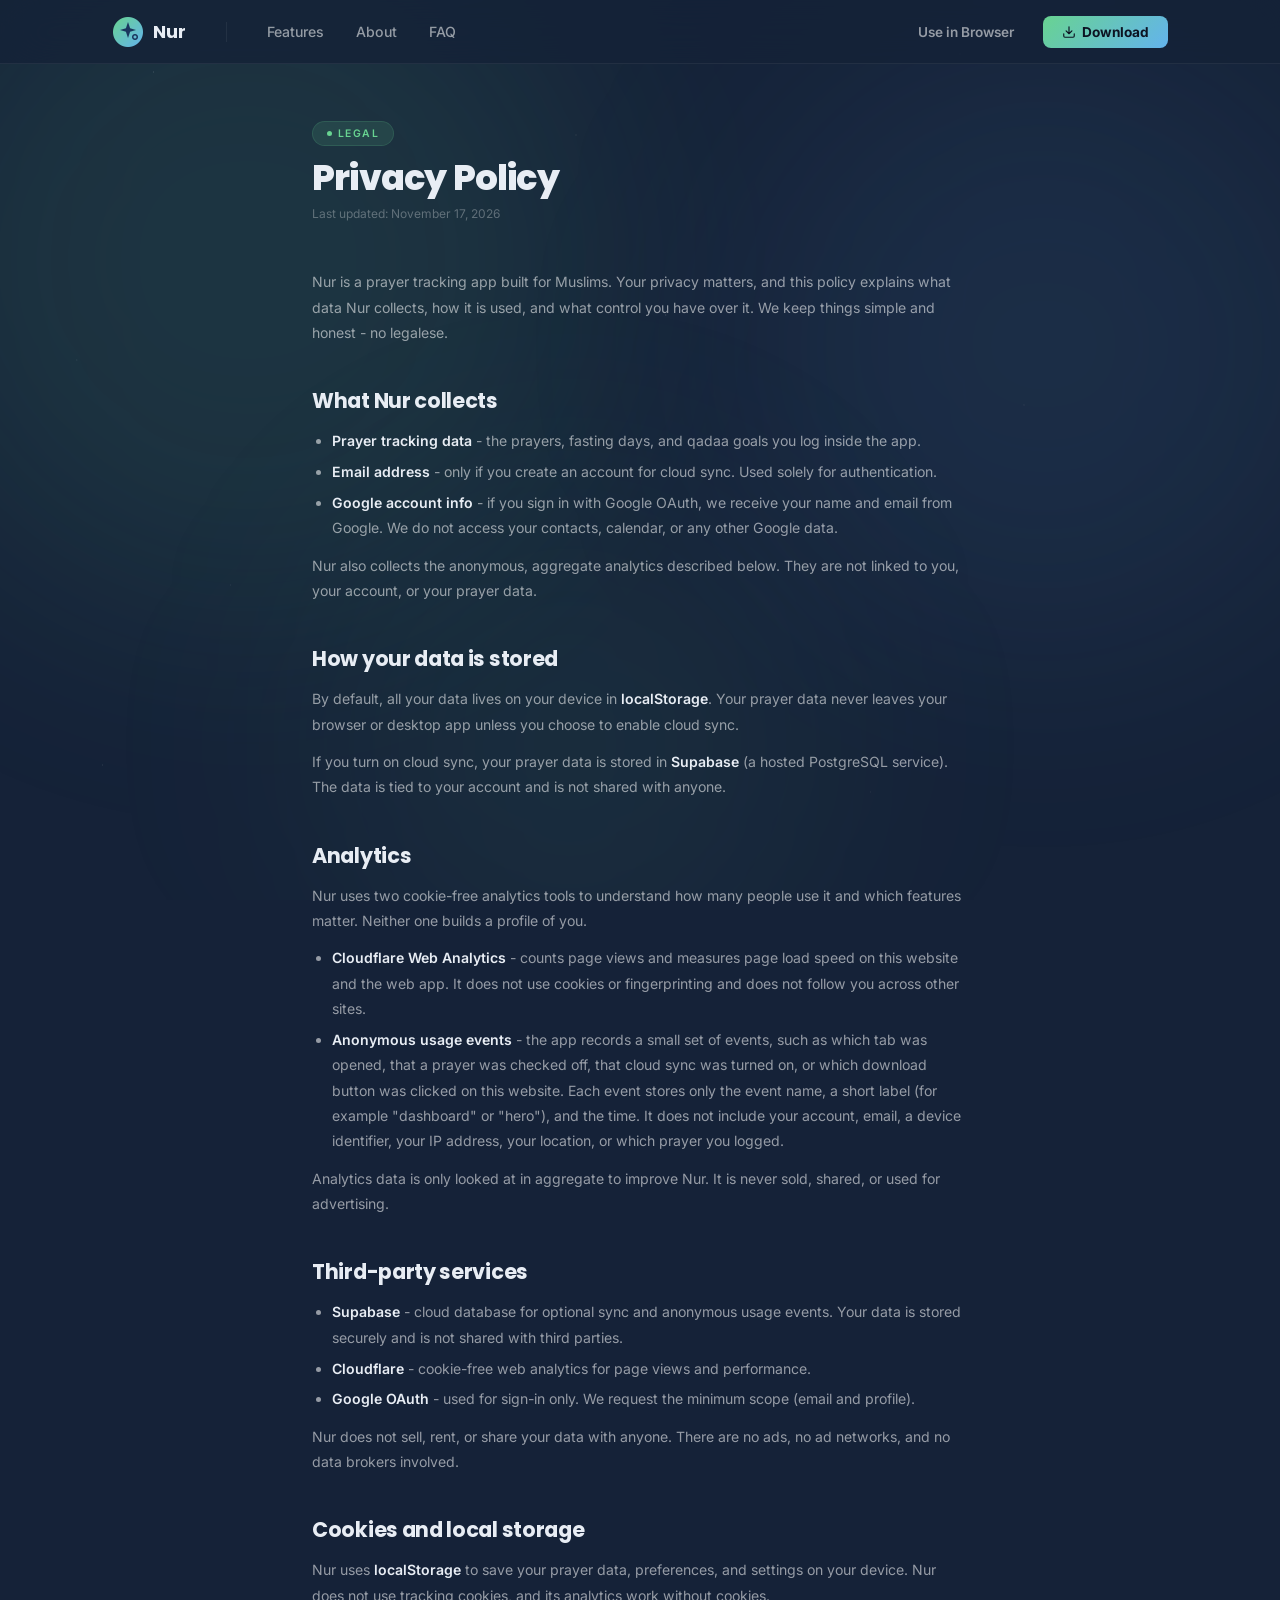
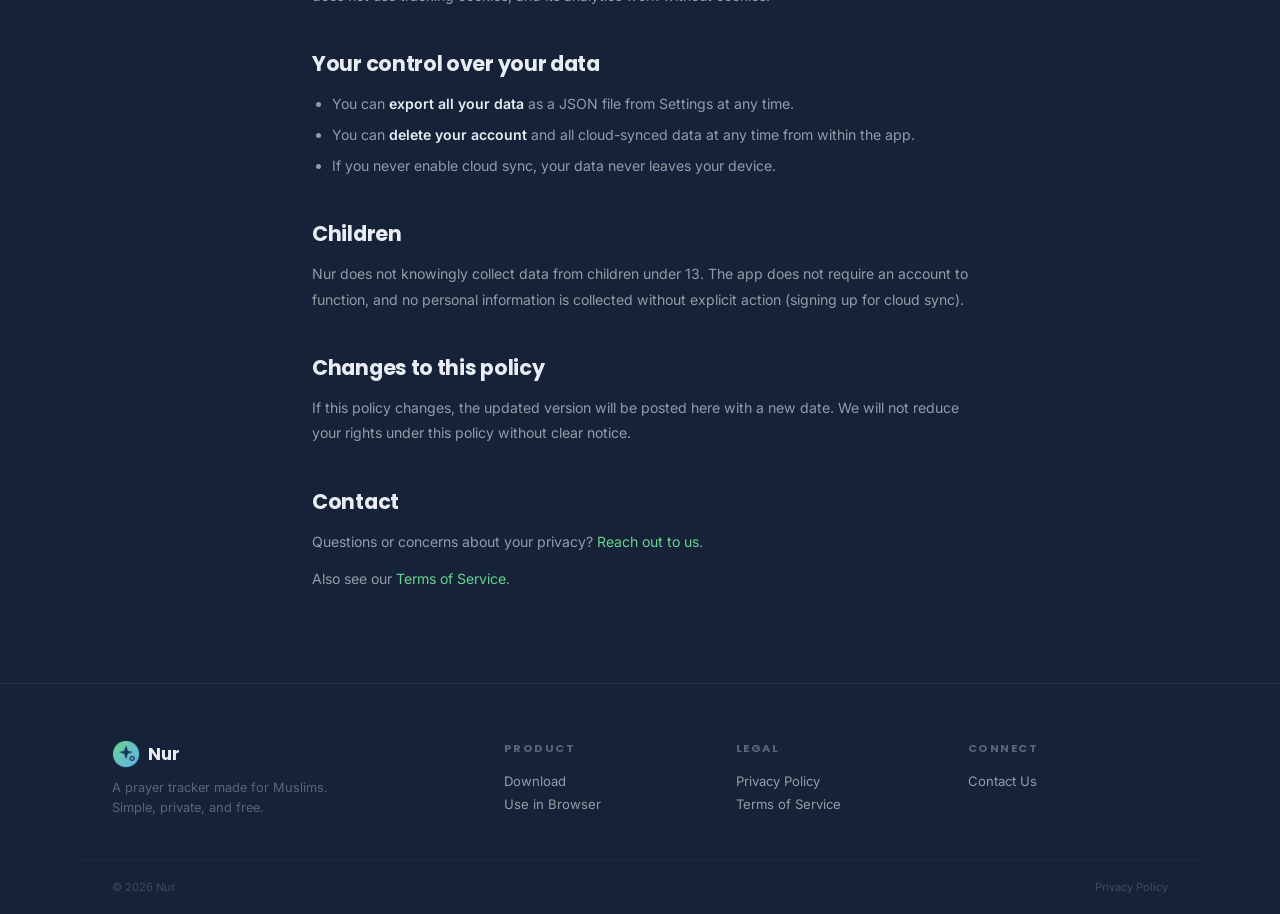
<file: privacy.html>
<!DOCTYPE html>
<html lang="en">
<head>
    <meta charset="UTF-8">
    <meta name="viewport" content="width=device-width, initial-scale=1.0">
    <title>Nur - Privacy Policy</title>
    <meta name="description" content="Privacy policy for Nur, a prayer tracking app. Learn how your data is handled.">
    <link rel="canonical" href="https://nur-prayer-app.github.io/privacy.html">
    <meta property="og:title" content="Nur - Privacy Policy">
    <meta property="og:description" content="Privacy policy for Nur, a prayer tracking app. Learn how your data is handled.">
    <meta property="og:url" content="https://nur-prayer-app.github.io/privacy.html">
    <meta property="og:type" content="website">
    <link rel="icon" type="image/png" href="icon.png">
    <script type="application/ld+json">
    {"@context":"https://schema.org","@type":"BreadcrumbList","itemListElement":[{"@type":"ListItem","position":1,"name":"Nur","item":"https://nur-prayer-app.github.io/"},{"@type":"ListItem","position":2,"name":"Privacy Policy","item":"https://nur-prayer-app.github.io/privacy.html"}]}
    </script>
    <link rel="preconnect" href="https://fonts.googleapis.com">
    <link rel="preconnect" href="https://fonts.gstatic.com" crossorigin>
    <link href="https://fonts.googleapis.com/css2?family=Poppins:wght@500;600;700;800&family=Inter:wght@400;500;600&display=swap" rel="stylesheet">
    <script defer src='https://static.cloudflareinsights.com/beacon.min.js' data-cf-beacon='{"token": "abb1446cfcf64a61846eae02fe24a621"}'></script>
    <style>
        :root {
            --bg: #152238;
            --bg-glass: rgba(255,255,255,0.04);
            --border: rgba(255,255,255,0.06);
            --border-h: rgba(255,255,255,0.12);
            --green: #68d391;
            --blue: #63b3ed;
            --green-dim: rgba(104,211,145,0.12);
            --blue-dim: rgba(99,179,237,0.10);
            --grad: linear-gradient(135deg, #68d391, #63b3ed);
            --text: #e8edf4;
            --text-2: rgba(255,255,255,0.55);
            --text-3: rgba(255,255,255,0.30);
            --display: 'Poppins', sans-serif;
            --body: 'Inter', sans-serif;
        }
        *,*::before,*::after{margin:0;padding:0;box-sizing:border-box}
        html{scroll-behavior:smooth}
        body{font-family:var(--body);background:var(--bg);color:var(--text);overflow-x:hidden;-webkit-font-smoothing:antialiased}

        /* ── Ambient ── */
        .ambient{position:fixed;inset:0;z-index:0;pointer-events:none;overflow:hidden}
        .amb{position:absolute;border-radius:50%;filter:blur(120px);animation:drift 20s ease-in-out infinite alternate}
        .amb-1{width:700px;height:700px;top:-10%;left:-8%;background:rgba(104,211,145,0.10)}
        .amb-2{width:600px;height:600px;top:5%;right:-5%;background:rgba(99,179,237,0.08);animation-delay:-7s;animation-duration:25s}
        .amb-3{width:500px;height:500px;top:55%;left:25%;background:rgba(104,211,145,0.06);animation-delay:-12s;animation-duration:22s}
        @keyframes drift{to{transform:translate(40px,30px)scale(1.1)}}

        .stars{position:fixed;inset:0;z-index:0;pointer-events:none}
        .stars::before{content:'';position:absolute;inset:0;background-image:radial-gradient(1px 1px at 12% 8%,rgba(255,255,255,.18),transparent),radial-gradient(1px 1px at 45% 15%,rgba(255,255,255,.12),transparent),radial-gradient(1.2px 1.2px at 75% 6%,rgba(255,255,255,.15),transparent),radial-gradient(1px 1px at 6% 40%,rgba(255,255,255,.10),transparent),radial-gradient(1.2px 1.2px at 52% 35%,rgba(255,255,255,.14),transparent),radial-gradient(1px 1px at 80% 45%,rgba(255,255,255,.10),transparent),radial-gradient(1px 1px at 18% 65%,rgba(255,255,255,.08),transparent),radial-gradient(1.2px 1.2px at 62% 58%,rgba(255,255,255,.12),transparent),radial-gradient(1px 1px at 8% 85%,rgba(255,255,255,.12),transparent),radial-gradient(1px 1px at 68% 88%,rgba(255,255,255,.08),transparent)}

        /* ── Nav ── */
        .nav{position:fixed;top:0;left:0;right:0;z-index:100;height:64px;background:rgba(21,34,56,.8);-webkit-backdrop-filter:blur(24px);backdrop-filter:blur(24px);border-bottom:1px solid var(--border);transition:box-shadow .3s}
        .nav.scrolled{box-shadow:0 1px 16px rgba(0,0,0,.3)}
        .nav-inner{max-width:1120px;height:100%;margin:0 auto;padding:0 2rem;display:flex;align-items:center;gap:2.5rem}
        .nav-brand{display:flex;align-items:center;gap:.55rem;font-family:var(--display);font-size:1.1rem;font-weight:700;color:var(--text);text-decoration:none;flex-shrink:0}
        .nav-ico{width:32px;height:32px;border-radius:8px}
        .nav-sep{width:1px;height:20px;background:var(--border);flex-shrink:0}
        .nav-links{display:flex;gap:2rem}
        .nav-links a{font-size:.88rem;font-weight:500;color:var(--text-2);text-decoration:none;transition:color .2s}
        .nav-links a:hover{color:var(--text)}
        .nav-push{flex:1}
        .nav-actions{display:flex;align-items:center;gap:.6rem;flex-shrink:0}
        .btn-s{padding:.5rem 1.2rem;font-size:.85rem;font-weight:600;font-family:var(--body);border-radius:8px;text-decoration:none;transition:all .2s;cursor:pointer;border:none}
        .btn-s-g{background:transparent;color:var(--text-2)}
        .btn-s-g:hover{color:var(--text)}
        .btn-s-dl{background:var(--grad);color:#0c1322;font-weight:700;display:inline-flex;align-items:center;gap:.35rem}
        .btn-s-dl:hover{box-shadow:0 4px 16px rgba(104,211,145,.2)}
        .btn-s-dl svg{width:14px;height:14px}

        /* ── Shared ── */
        .sec{position:relative;z-index:1}
        .wrap{max-width:1120px;margin:0 auto;padding:0 2rem}
        .badge{display:inline-flex;align-items:center;gap:6px;padding:.3rem .85rem;font-size:.65rem;font-weight:600;text-transform:uppercase;letter-spacing:1.5px;border-radius:100px;color:var(--green);background:var(--green-dim);border:1px solid rgba(104,211,145,.15)}
        .badge-dot{width:5px;height:5px;border-radius:50%;background:var(--green)}
        .stitle{font-family:var(--display);font-size:2.2rem;font-weight:800;color:var(--text);letter-spacing:-.8px;line-height:1.15;margin-top:.75rem}
        .stitle em{font-style:normal;background:var(--grad);-webkit-background-clip:text;-webkit-text-fill-color:transparent;background-clip:text}

        /* ── Content ── */
        .page-hero{padding:7.5rem 0 3rem}
        .page-hero .wrap{max-width:720px}
        .page-hero .updated{font-size:.75rem;color:var(--text-3);margin-top:.5rem}

        .content{padding:0 0 5rem}
        .content .wrap{max-width:720px}
        .content h2{font-family:var(--display);font-size:1.3rem;font-weight:700;color:var(--text);margin:2.5rem 0 .75rem;letter-spacing:-.3px}
        .content h2:first-child{margin-top:0}
        .content p{font-size:.88rem;color:var(--text-2);line-height:1.8;margin-bottom:.75rem}
        .content ul{margin:0 0 .75rem 1.25rem;font-size:.88rem;color:var(--text-2);line-height:1.8}
        .content li{margin-bottom:.35rem}
        .content a{color:var(--green);text-decoration:none;transition:color .2s}
        .content a:hover{color:var(--blue)}
        .content strong{color:var(--text);font-weight:600}

        /* ── Footer ── */
        footer{position:relative;z-index:1;border-top:1px solid var(--border)}
        .foot-main{max-width:1120px;margin:0 auto;padding:3.5rem 2rem 2.5rem;display:grid;grid-template-columns:1.8fr 1fr 1fr 1fr;gap:2rem}
        .foot-col h4{font-family:var(--display);font-size:.7rem;font-weight:700;text-transform:uppercase;letter-spacing:1.5px;color:var(--text-3);margin-bottom:.75rem}
        .foot-col a{display:block;font-size:.82rem;color:var(--text-2);text-decoration:none;padding:.22rem 0;transition:color .2s}
        .foot-col a:hover{color:var(--text)}
        .foot-brand-area{display:flex;flex-direction:column}
        .foot-brand{display:flex;align-items:center;gap:.5rem;font-family:var(--display);font-size:1.05rem;font-weight:700;color:var(--text)}
        .foot-brand img{width:28px;height:28px;border-radius:7px}
        .foot-desc{font-size:.8rem;color:var(--text-3);line-height:1.6;margin:.6rem 0 0;max-width:260px}
        .foot-bottom{max-width:1120px;margin:0 auto;padding:1.25rem 2rem;display:flex;align-items:center;justify-content:space-between;border-top:1px solid var(--border);font-size:.7rem;color:var(--text-3);opacity:.6}

        /* ── Responsive ── */
        @media(max-width:900px){
            .nav-links,.nav-sep{display:none}
            .foot-main{grid-template-columns:1fr 1fr}
            .foot-brand-area{grid-column:1/-1}
            .stitle{font-size:1.8rem}
        }
        @media(max-width:600px){
            .foot-main{grid-template-columns:1fr}
            .foot-bottom{flex-direction:column;text-align:center;gap:.5rem}
        }
    </style>
</head>
<body>

<div class="ambient"><div class="amb amb-1"></div><div class="amb amb-2"></div><div class="amb amb-3"></div></div>
<div class="stars"></div>

<!-- Nav -->
<nav class="nav"><div class="nav-inner">
    <a href="./" class="nav-brand"><img class="nav-ico" src="icon.png" alt="Nur" width="32" height="32"> Nur</a>
    <div class="nav-sep"></div>
    <div class="nav-links">
        <a href="./#features">Features</a>
        <a href="./#about">About</a>
        <a href="./#faq">FAQ</a>
    </div>
    <div class="nav-push"></div>
    <div class="nav-actions">
        <a href="app/" class="btn-s btn-s-g">Use in Browser</a>
        <a href="https://github.com/nur-prayer-app/nur-prayer-app.github.io/releases/latest" class="btn-s btn-s-dl">
            <svg viewBox="0 0 24 24" fill="none"><path d="M21 15v4a2 2 0 0 1-2 2H5a2 2 0 0 1-2-2v-4M7 10l5 5 5-5M12 15V3" stroke="currentColor" stroke-width="2" stroke-linecap="round" stroke-linejoin="round"/></svg>
            Download
        </a>
    </div>
</div></nav>

<!-- Page Hero -->
<section class="page-hero sec">
    <div class="wrap">
        <div class="badge"><span class="badge-dot"></span> Legal</div>
        <h1 class="stitle">Privacy Policy</h1>
        <p class="updated">Last updated: November 17, 2026</p>
    </div>
</section>

<!-- Content -->
<section class="content sec">
    <div class="wrap">
        <p>Nur is a prayer tracking app built for Muslims. Your privacy matters, and this policy explains what data Nur collects, how it is used, and what control you have over it. We keep things simple and honest - no legalese.</p>

        <h2>What Nur collects</h2>
        <ul>
            <li><strong>Prayer tracking data</strong> - the prayers, fasting days, and qadaa goals you log inside the app.</li>
            <li><strong>Email address</strong> - only if you create an account for cloud sync. Used solely for authentication.</li>
            <li><strong>Google account info</strong> - if you sign in with Google OAuth, we receive your name and email from Google. We do not access your contacts, calendar, or any other Google data.</li>
        </ul>
        <p>Nur also collects the anonymous, aggregate analytics described below. They are not linked to you, your account, or your prayer data.</p>

        <h2>How your data is stored</h2>
        <p>By default, all your data lives on your device in <strong>localStorage</strong>. Your prayer data never leaves your browser or desktop app unless you choose to enable cloud sync.</p>
        <p>If you turn on cloud sync, your prayer data is stored in <strong>Supabase</strong> (a hosted PostgreSQL service). The data is tied to your account and is not shared with anyone.</p>

        <h2>Analytics</h2>
        <p>Nur uses two cookie-free analytics tools to understand how many people use it and which features matter. Neither one builds a profile of you.</p>
        <ul>
            <li><strong>Cloudflare Web Analytics</strong> - counts page views and measures page load speed on this website and the web app. It does not use cookies or fingerprinting and does not follow you across other sites.</li>
            <li><strong>Anonymous usage events</strong> - the app records a small set of events, such as which tab was opened, that a prayer was checked off, that cloud sync was turned on, or which download button was clicked on this website. Each event stores only the event name, a short label (for example "dashboard" or "hero"), and the time. It does not include your account, email, a device identifier, your IP address, your location, or which prayer you logged.</li>
        </ul>
        <p>Analytics data is only looked at in aggregate to improve Nur. It is never sold, shared, or used for advertising.</p>

        <h2>Third-party services</h2>
        <ul>
            <li><strong>Supabase</strong> - cloud database for optional sync and anonymous usage events. Your data is stored securely and is not shared with third parties.</li>
            <li><strong>Cloudflare</strong> - cookie-free web analytics for page views and performance.</li>
            <li><strong>Google OAuth</strong> - used for sign-in only. We request the minimum scope (email and profile).</li>
        </ul>
        <p>Nur does not sell, rent, or share your data with anyone. There are no ads, no ad networks, and no data brokers involved.</p>

        <h2>Cookies and local storage</h2>
        <p>Nur uses <strong>localStorage</strong> to save your prayer data, preferences, and settings on your device. Nur does not use tracking cookies, and its analytics work without cookies.</p>

        <h2>Your control over your data</h2>
        <ul>
            <li>You can <strong>export all your data</strong> as a JSON file from Settings at any time.</li>
            <li>You can <strong>delete your account</strong> and all cloud-synced data at any time from within the app.</li>
            <li>If you never enable cloud sync, your data never leaves your device.</li>
        </ul>

        <h2>Children</h2>
        <p>Nur does not knowingly collect data from children under 13. The app does not require an account to function, and no personal information is collected without explicit action (signing up for cloud sync).</p>

        <h2>Changes to this policy</h2>
        <p>If this policy changes, the updated version will be posted here with a new date. We will not reduce your rights under this policy without clear notice.</p>

        <h2>Contact</h2>
        <p>Questions or concerns about your privacy? <a href="contact.html">Reach out to us</a>.</p>
        <p>Also see our <a href="terms.html">Terms of Service</a>.</p>
    </div>
</section>

<!-- Footer -->
<footer>
    <div class="foot-main">
        <div class="foot-brand-area">
            <div class="foot-brand"><img src="icon.png" alt="Nur" width="28" height="28"> Nur</div>
            <p class="foot-desc">A prayer tracker made for Muslims. Simple, private, and free.</p>
        </div>
        <div class="foot-col">
            <h4>Product</h4>
            <a href="https://github.com/nur-prayer-app/nur-prayer-app.github.io/releases/latest">Download</a>
            <a href="app/">Use in Browser</a>
        </div>
        <div class="foot-col">
            <h4>Legal</h4>
            <a href="privacy.html">Privacy Policy</a>
            <a href="terms.html">Terms of Service</a>
        </div>
        <div class="foot-col">
            <h4>Connect</h4>
            <a href="contact.html">Contact Us</a>
        </div>
    </div>
    <div class="foot-bottom">
        <span>&copy; 2026 Nur</span>
        <span>Privacy Policy</span>
    </div>
</footer>

<script>
    window.addEventListener('scroll',function(){
        document.querySelector('.nav').classList.toggle('scrolled',scrollY>20);
    });
</script>
</body>
</html>
</file>
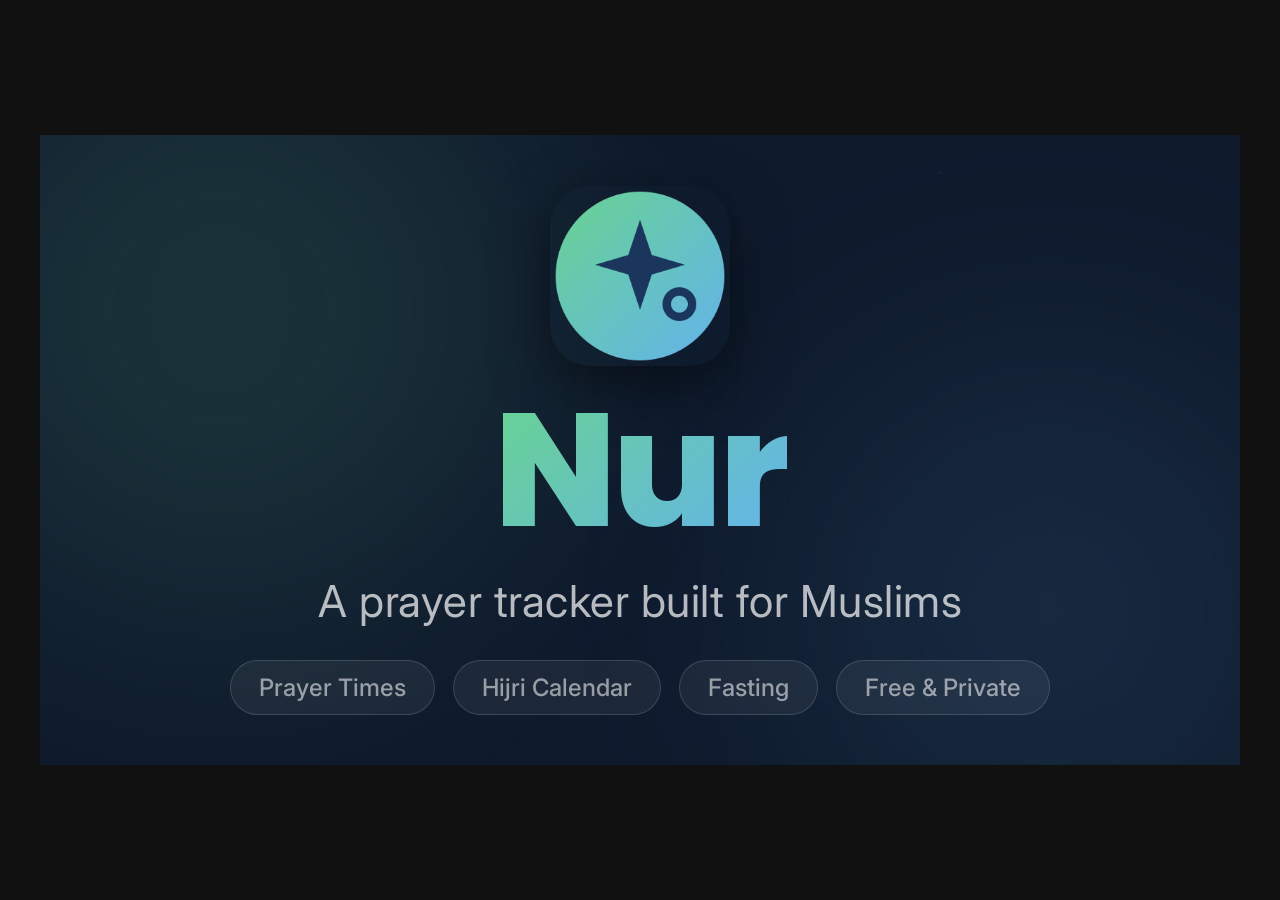
<file: social-card.html>
<!DOCTYPE html>
<!-- Nur social card preview -->
<html lang="en">
<head>
    <meta charset="UTF-8">
    <meta name="viewport" content="width=device-width, initial-scale=1.0">
    <title>Nur Social Card</title>
    <link rel="preconnect" href="https://fonts.googleapis.com">
    <link rel="preconnect" href="https://fonts.gstatic.com" crossorigin>
    <link href="https://fonts.googleapis.com/css2?family=Poppins:wght@600;800&family=Inter:wght@400;500&display=swap" rel="stylesheet">
    <style>
        * { margin: 0; padding: 0; box-sizing: border-box; }
        body { background: #111; display: flex; align-items: center; justify-content: center; min-height: 100vh; }
        .card {
            width: 1200px;
            height: 630px;
            background: #0f1b2d;
            position: relative;
            overflow: hidden;
            display: flex;
            align-items: center;
            justify-content: center;
            flex-direction: column;
            gap: 20px;
        }
        /* Ambient glow */
        .card::before {
            content: '';
            position: absolute;
            top: -20%;
            left: -10%;
            width: 600px;
            height: 600px;
            border-radius: 50%;
            background: rgba(104, 211, 145, 0.12);
            filter: blur(120px);
        }
        .card::after {
            content: '';
            position: absolute;
            bottom: -15%;
            right: -5%;
            width: 500px;
            height: 500px;
            border-radius: 50%;
            background: rgba(99, 179, 237, 0.10);
            filter: blur(120px);
        }
        .content {
            position: relative;
            z-index: 1;
            display: flex;
            flex-direction: column;
            align-items: center;
            gap: 24px;
        }
        .icon {
            width: 180px;
            height: 180px;
            border-radius: 40px;
            box-shadow: 0 16px 56px rgba(0, 0, 0, 0.5);
        }
        .name {
            font-family: 'Poppins', sans-serif;
            font-size: 160px;
            font-weight: 800;
            letter-spacing: -4px;
            background: linear-gradient(135deg, #68d391, #63b3ed);
            -webkit-background-clip: text;
            -webkit-text-fill-color: transparent;
            background-clip: text;
            line-height: 1;
        }
        .tagline {
            font-family: 'Inter', sans-serif;
            font-size: 44px;
            font-weight: 400;
            color: rgba(255, 255, 255, 0.7);
            letter-spacing: 0.5px;
        }
        .pills {
            display: flex;
            gap: 18px;
            margin-top: 8px;
        }
        .pill {
            font-family: 'Inter', sans-serif;
            font-size: 24px;
            font-weight: 500;
            color: rgba(255, 255, 255, 0.55);
            padding: 12px 28px;
            border: 1px solid rgba(255, 255, 255, 0.14);
            border-radius: 100px;
            background: rgba(255, 255, 255, 0.06);
        }
        /* Subtle star dots */
        .stars {
            position: absolute;
            inset: 0;
            background-image:
                radial-gradient(1px 1px at 12% 8%, rgba(255,255,255,.15), transparent),
                radial-gradient(1px 1px at 45% 15%, rgba(255,255,255,.10), transparent),
                radial-gradient(1.2px 1.2px at 75% 6%, rgba(255,255,255,.12), transparent),
                radial-gradient(1px 1px at 80% 45%, rgba(255,255,255,.08), transparent),
                radial-gradient(1px 1px at 18% 65%, rgba(255,255,255,.06), transparent),
                radial-gradient(1.2px 1.2px at 62% 58%, rgba(255,255,255,.10), transparent),
                radial-gradient(1px 1px at 8% 85%, rgba(255,255,255,.10), transparent),
                radial-gradient(1px 1px at 68% 88%, rgba(255,255,255,.06), transparent);
        }
    </style>
</head>
<body>
    <div class="card">
        <div class="stars"></div>
        <div class="content">
            <img class="icon" src="icon.png" alt="Nur">
            <div class="name">Nur</div>
            <div class="tagline">A prayer tracker built for Muslims</div>
            <div class="pills">
                <span class="pill">Prayer Times</span>
                <span class="pill">Hijri Calendar</span>
                <span class="pill">Fasting</span>
                <span class="pill">Free &amp; Private</span>
            </div>
        </div>
    </div>
</body>
</html>
</file>
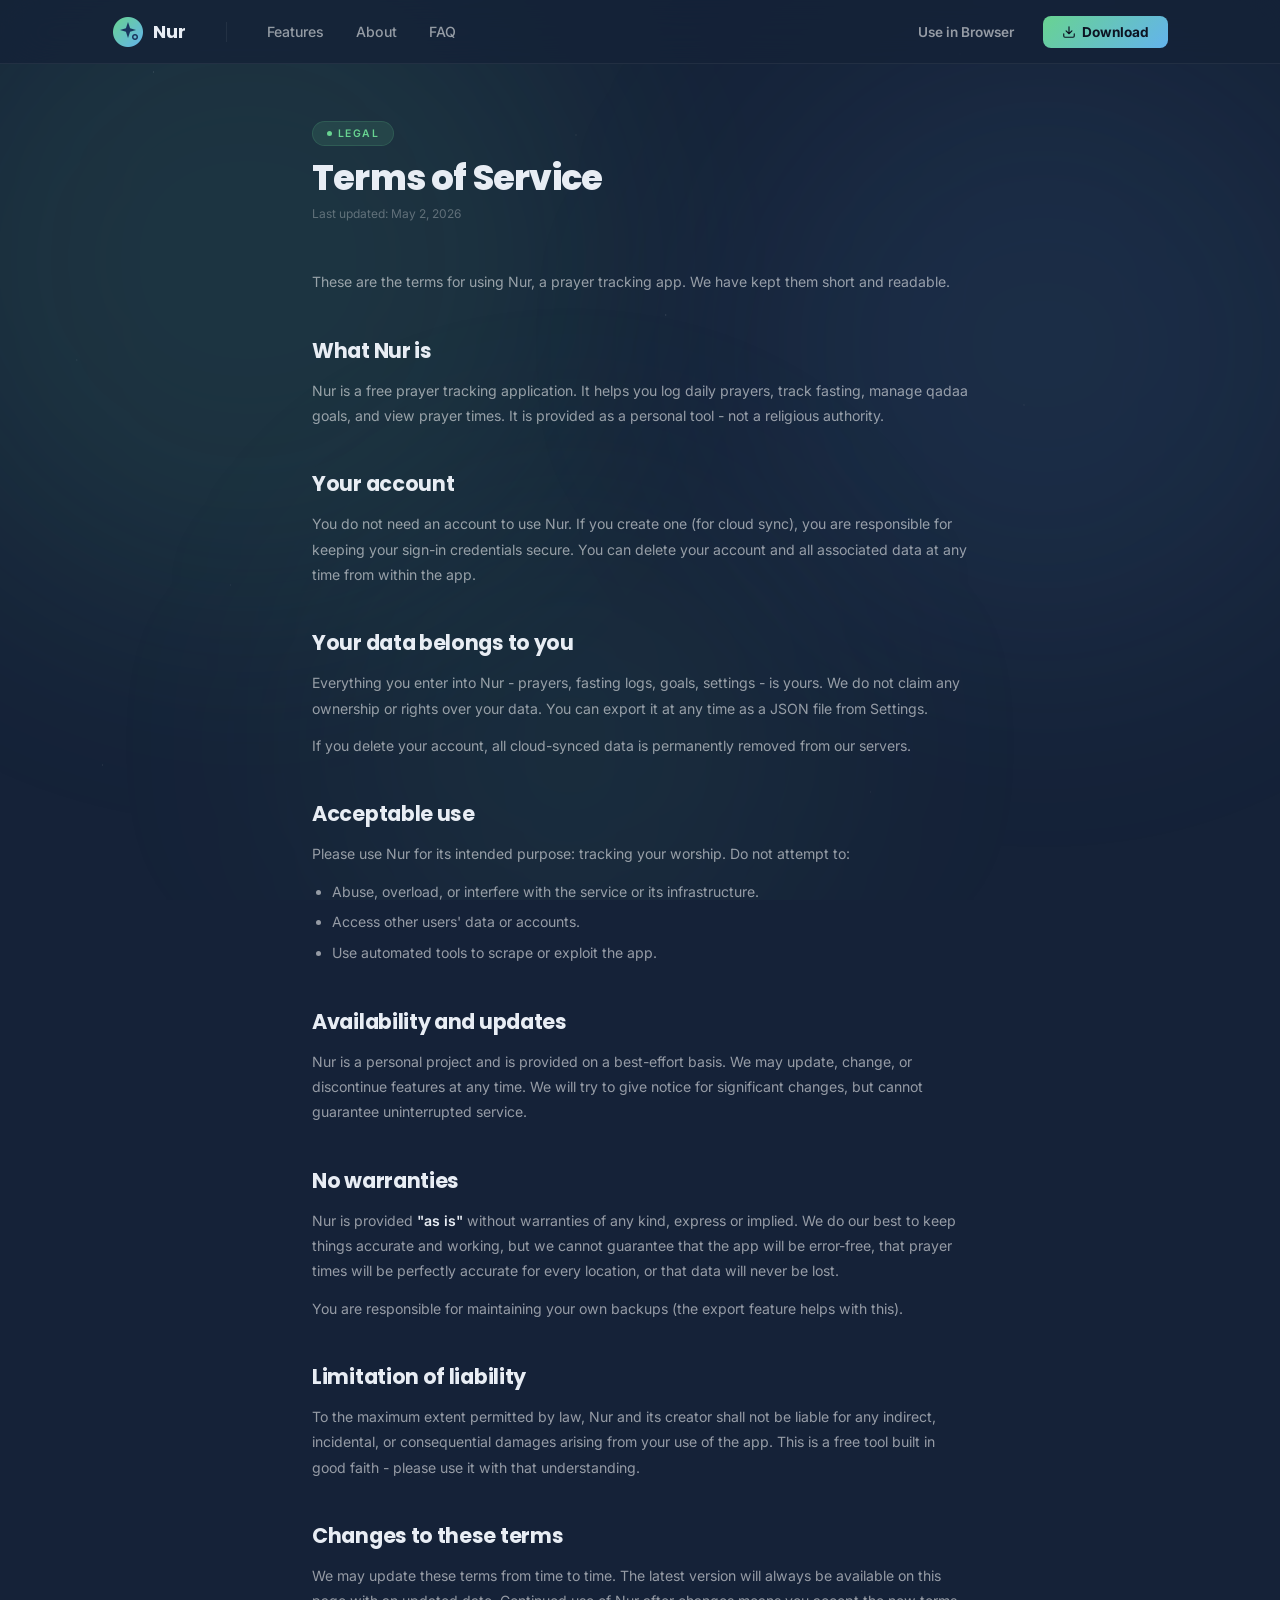
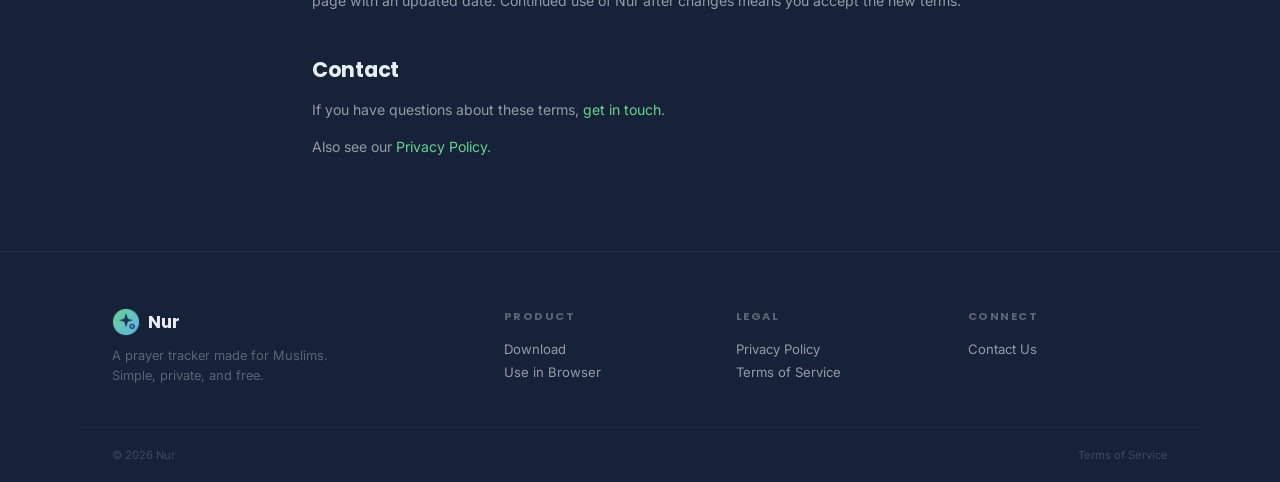
<file: terms.html>
<!DOCTYPE html>
<html lang="en">
<head>
    <meta charset="UTF-8">
    <meta name="viewport" content="width=device-width, initial-scale=1.0">
    <title>Nur - Terms of Service</title>
    <meta name="description" content="Terms of service for Nur, a prayer tracking app.">
    <link rel="canonical" href="https://nur-prayer-app.github.io/terms.html">
    <meta property="og:title" content="Nur - Terms of Service">
    <meta property="og:description" content="Terms of service for Nur, a prayer tracking app.">
    <meta property="og:url" content="https://nur-prayer-app.github.io/terms.html">
    <meta property="og:type" content="website">
    <link rel="icon" type="image/png" href="icon.png">
    <script type="application/ld+json">
    {"@context":"https://schema.org","@type":"BreadcrumbList","itemListElement":[{"@type":"ListItem","position":1,"name":"Nur","item":"https://nur-prayer-app.github.io/"},{"@type":"ListItem","position":2,"name":"Terms of Service","item":"https://nur-prayer-app.github.io/terms.html"}]}
    </script>
    <link rel="preconnect" href="https://fonts.googleapis.com">
    <link rel="preconnect" href="https://fonts.gstatic.com" crossorigin>
    <link href="https://fonts.googleapis.com/css2?family=Poppins:wght@500;600;700;800&family=Inter:wght@400;500;600&display=swap" rel="stylesheet">
    <script defer src='https://static.cloudflareinsights.com/beacon.min.js' data-cf-beacon='{"token": "abb1446cfcf64a61846eae02fe24a621"}'></script>
    <style>
        :root {
            --bg: #152238;
            --bg-glass: rgba(255,255,255,0.04);
            --border: rgba(255,255,255,0.06);
            --border-h: rgba(255,255,255,0.12);
            --green: #68d391;
            --blue: #63b3ed;
            --green-dim: rgba(104,211,145,0.12);
            --blue-dim: rgba(99,179,237,0.10);
            --grad: linear-gradient(135deg, #68d391, #63b3ed);
            --text: #e8edf4;
            --text-2: rgba(255,255,255,0.55);
            --text-3: rgba(255,255,255,0.30);
            --display: 'Poppins', sans-serif;
            --body: 'Inter', sans-serif;
        }
        *,*::before,*::after{margin:0;padding:0;box-sizing:border-box}
        html{scroll-behavior:smooth}
        body{font-family:var(--body);background:var(--bg);color:var(--text);overflow-x:hidden;-webkit-font-smoothing:antialiased}

        /* ── Ambient ── */
        .ambient{position:fixed;inset:0;z-index:0;pointer-events:none;overflow:hidden}
        .amb{position:absolute;border-radius:50%;filter:blur(120px);animation:drift 20s ease-in-out infinite alternate}
        .amb-1{width:700px;height:700px;top:-10%;left:-8%;background:rgba(104,211,145,0.10)}
        .amb-2{width:600px;height:600px;top:5%;right:-5%;background:rgba(99,179,237,0.08);animation-delay:-7s;animation-duration:25s}
        .amb-3{width:500px;height:500px;top:55%;left:25%;background:rgba(104,211,145,0.06);animation-delay:-12s;animation-duration:22s}
        @keyframes drift{to{transform:translate(40px,30px)scale(1.1)}}

        .stars{position:fixed;inset:0;z-index:0;pointer-events:none}
        .stars::before{content:'';position:absolute;inset:0;background-image:radial-gradient(1px 1px at 12% 8%,rgba(255,255,255,.18),transparent),radial-gradient(1px 1px at 45% 15%,rgba(255,255,255,.12),transparent),radial-gradient(1.2px 1.2px at 75% 6%,rgba(255,255,255,.15),transparent),radial-gradient(1px 1px at 6% 40%,rgba(255,255,255,.10),transparent),radial-gradient(1.2px 1.2px at 52% 35%,rgba(255,255,255,.14),transparent),radial-gradient(1px 1px at 80% 45%,rgba(255,255,255,.10),transparent),radial-gradient(1px 1px at 18% 65%,rgba(255,255,255,.08),transparent),radial-gradient(1.2px 1.2px at 62% 58%,rgba(255,255,255,.12),transparent),radial-gradient(1px 1px at 8% 85%,rgba(255,255,255,.12),transparent),radial-gradient(1px 1px at 68% 88%,rgba(255,255,255,.08),transparent)}

        /* ── Nav ── */
        .nav{position:fixed;top:0;left:0;right:0;z-index:100;height:64px;background:rgba(21,34,56,.8);-webkit-backdrop-filter:blur(24px);backdrop-filter:blur(24px);border-bottom:1px solid var(--border);transition:box-shadow .3s}
        .nav.scrolled{box-shadow:0 1px 16px rgba(0,0,0,.3)}
        .nav-inner{max-width:1120px;height:100%;margin:0 auto;padding:0 2rem;display:flex;align-items:center;gap:2.5rem}
        .nav-brand{display:flex;align-items:center;gap:.55rem;font-family:var(--display);font-size:1.1rem;font-weight:700;color:var(--text);text-decoration:none;flex-shrink:0}
        .nav-ico{width:32px;height:32px;border-radius:8px}
        .nav-sep{width:1px;height:20px;background:var(--border);flex-shrink:0}
        .nav-links{display:flex;gap:2rem}
        .nav-links a{font-size:.88rem;font-weight:500;color:var(--text-2);text-decoration:none;transition:color .2s}
        .nav-links a:hover{color:var(--text)}
        .nav-push{flex:1}
        .nav-actions{display:flex;align-items:center;gap:.6rem;flex-shrink:0}
        .btn-s{padding:.5rem 1.2rem;font-size:.85rem;font-weight:600;font-family:var(--body);border-radius:8px;text-decoration:none;transition:all .2s;cursor:pointer;border:none}
        .btn-s-g{background:transparent;color:var(--text-2)}
        .btn-s-g:hover{color:var(--text)}
        .btn-s-dl{background:var(--grad);color:#0c1322;font-weight:700;display:inline-flex;align-items:center;gap:.35rem}
        .btn-s-dl:hover{box-shadow:0 4px 16px rgba(104,211,145,.2)}
        .btn-s-dl svg{width:14px;height:14px}

        /* ── Shared ── */
        .sec{position:relative;z-index:1}
        .wrap{max-width:1120px;margin:0 auto;padding:0 2rem}
        .badge{display:inline-flex;align-items:center;gap:6px;padding:.3rem .85rem;font-size:.65rem;font-weight:600;text-transform:uppercase;letter-spacing:1.5px;border-radius:100px;color:var(--green);background:var(--green-dim);border:1px solid rgba(104,211,145,.15)}
        .badge-dot{width:5px;height:5px;border-radius:50%;background:var(--green)}
        .stitle{font-family:var(--display);font-size:2.2rem;font-weight:800;color:var(--text);letter-spacing:-.8px;line-height:1.15;margin-top:.75rem}
        .stitle em{font-style:normal;background:var(--grad);-webkit-background-clip:text;-webkit-text-fill-color:transparent;background-clip:text}

        /* ── Content ── */
        .page-hero{padding:7.5rem 0 3rem}
        .page-hero .wrap{max-width:720px}
        .page-hero .updated{font-size:.75rem;color:var(--text-3);margin-top:.5rem}

        .content{padding:0 0 5rem}
        .content .wrap{max-width:720px}
        .content h2{font-family:var(--display);font-size:1.3rem;font-weight:700;color:var(--text);margin:2.5rem 0 .75rem;letter-spacing:-.3px}
        .content h2:first-child{margin-top:0}
        .content p{font-size:.88rem;color:var(--text-2);line-height:1.8;margin-bottom:.75rem}
        .content ul{margin:0 0 .75rem 1.25rem;font-size:.88rem;color:var(--text-2);line-height:1.8}
        .content li{margin-bottom:.35rem}
        .content a{color:var(--green);text-decoration:none;transition:color .2s}
        .content a:hover{color:var(--blue)}
        .content strong{color:var(--text);font-weight:600}

        /* ── Footer ── */
        footer{position:relative;z-index:1;border-top:1px solid var(--border)}
        .foot-main{max-width:1120px;margin:0 auto;padding:3.5rem 2rem 2.5rem;display:grid;grid-template-columns:1.8fr 1fr 1fr 1fr;gap:2rem}
        .foot-col h4{font-family:var(--display);font-size:.7rem;font-weight:700;text-transform:uppercase;letter-spacing:1.5px;color:var(--text-3);margin-bottom:.75rem}
        .foot-col a{display:block;font-size:.82rem;color:var(--text-2);text-decoration:none;padding:.22rem 0;transition:color .2s}
        .foot-col a:hover{color:var(--text)}
        .foot-brand-area{display:flex;flex-direction:column}
        .foot-brand{display:flex;align-items:center;gap:.5rem;font-family:var(--display);font-size:1.05rem;font-weight:700;color:var(--text)}
        .foot-brand img{width:28px;height:28px;border-radius:7px}
        .foot-desc{font-size:.8rem;color:var(--text-3);line-height:1.6;margin:.6rem 0 0;max-width:260px}
        .foot-bottom{max-width:1120px;margin:0 auto;padding:1.25rem 2rem;display:flex;align-items:center;justify-content:space-between;border-top:1px solid var(--border);font-size:.7rem;color:var(--text-3);opacity:.6}

        /* ── Responsive ── */
        @media(max-width:900px){
            .nav-links,.nav-sep{display:none}
            .foot-main{grid-template-columns:1fr 1fr}
            .foot-brand-area{grid-column:1/-1}
            .stitle{font-size:1.8rem}
        }
        @media(max-width:600px){
            .foot-main{grid-template-columns:1fr}
            .foot-bottom{flex-direction:column;text-align:center;gap:.5rem}
        }
    </style>
</head>
<body>

<div class="ambient"><div class="amb amb-1"></div><div class="amb amb-2"></div><div class="amb amb-3"></div></div>
<div class="stars"></div>

<!-- Nav -->
<nav class="nav"><div class="nav-inner">
    <a href="./" class="nav-brand"><img class="nav-ico" src="icon.png" alt="Nur" width="32" height="32"> Nur</a>
    <div class="nav-sep"></div>
    <div class="nav-links">
        <a href="./#features">Features</a>
        <a href="./#about">About</a>
        <a href="./#faq">FAQ</a>
    </div>
    <div class="nav-push"></div>
    <div class="nav-actions">
        <a href="app/" class="btn-s btn-s-g">Use in Browser</a>
        <a href="https://github.com/nur-prayer-app/nur-prayer-app.github.io/releases/latest" class="btn-s btn-s-dl">
            <svg viewBox="0 0 24 24" fill="none"><path d="M21 15v4a2 2 0 0 1-2 2H5a2 2 0 0 1-2-2v-4M7 10l5 5 5-5M12 15V3" stroke="currentColor" stroke-width="2" stroke-linecap="round" stroke-linejoin="round"/></svg>
            Download
        </a>
    </div>
</div></nav>

<!-- Page Hero -->
<section class="page-hero sec">
    <div class="wrap">
        <div class="badge"><span class="badge-dot"></span> Legal</div>
        <h1 class="stitle">Terms of Service</h1>
        <p class="updated">Last updated: May 2, 2026</p>
    </div>
</section>

<!-- Content -->
<section class="content sec">
    <div class="wrap">
        <p>These are the terms for using Nur, a prayer tracking app. We have kept them short and readable.</p>

        <h2>What Nur is</h2>
        <p>Nur is a free prayer tracking application. It helps you log daily prayers, track fasting, manage qadaa goals, and view prayer times. It is provided as a personal tool - not a religious authority.</p>

        <h2>Your account</h2>
        <p>You do not need an account to use Nur. If you create one (for cloud sync), you are responsible for keeping your sign-in credentials secure. You can delete your account and all associated data at any time from within the app.</p>

        <h2>Your data belongs to you</h2>
        <p>Everything you enter into Nur - prayers, fasting logs, goals, settings - is yours. We do not claim any ownership or rights over your data. You can export it at any time as a JSON file from Settings.</p>
        <p>If you delete your account, all cloud-synced data is permanently removed from our servers.</p>

        <h2>Acceptable use</h2>
        <p>Please use Nur for its intended purpose: tracking your worship. Do not attempt to:</p>
        <ul>
            <li>Abuse, overload, or interfere with the service or its infrastructure.</li>
            <li>Access other users' data or accounts.</li>
            <li>Use automated tools to scrape or exploit the app.</li>
        </ul>

        <h2>Availability and updates</h2>
        <p>Nur is a personal project and is provided on a best-effort basis. We may update, change, or discontinue features at any time. We will try to give notice for significant changes, but cannot guarantee uninterrupted service.</p>

        <h2>No warranties</h2>
        <p>Nur is provided <strong>"as is"</strong> without warranties of any kind, express or implied. We do our best to keep things accurate and working, but we cannot guarantee that the app will be error-free, that prayer times will be perfectly accurate for every location, or that data will never be lost.</p>
        <p>You are responsible for maintaining your own backups (the export feature helps with this).</p>

        <h2>Limitation of liability</h2>
        <p>To the maximum extent permitted by law, Nur and its creator shall not be liable for any indirect, incidental, or consequential damages arising from your use of the app. This is a free tool built in good faith - please use it with that understanding.</p>

        <h2>Changes to these terms</h2>
        <p>We may update these terms from time to time. The latest version will always be available on this page with an updated date. Continued use of Nur after changes means you accept the new terms.</p>

        <h2>Contact</h2>
        <p>If you have questions about these terms, <a href="contact.html">get in touch</a>.</p>
        <p>Also see our <a href="privacy.html">Privacy Policy</a>.</p>
    </div>
</section>

<!-- Footer -->
<footer>
    <div class="foot-main">
        <div class="foot-brand-area">
            <div class="foot-brand"><img src="icon.png" alt="Nur" width="28" height="28"> Nur</div>
            <p class="foot-desc">A prayer tracker made for Muslims. Simple, private, and free.</p>
        </div>
        <div class="foot-col">
            <h4>Product</h4>
            <a href="https://github.com/nur-prayer-app/nur-prayer-app.github.io/releases/latest">Download</a>
            <a href="app/">Use in Browser</a>
        </div>
        <div class="foot-col">
            <h4>Legal</h4>
            <a href="privacy.html">Privacy Policy</a>
            <a href="terms.html">Terms of Service</a>
        </div>
        <div class="foot-col">
            <h4>Connect</h4>
            <a href="contact.html">Contact Us</a>
        </div>
    </div>
    <div class="foot-bottom">
        <span>&copy; 2026 Nur</span>
        <span>Terms of Service</span>
    </div>
</footer>

<script>
    window.addEventListener('scroll',function(){
        document.querySelector('.nav').classList.toggle('scrolled',scrollY>20);
    });
</script>
</body>
</html>
</file>
<file: app/assets/css/styles.css>
/* ================================================================
   Nur Prayer Tracker - Stylesheet
   ================================================================
   Sections:
     0. Custom Title Bar (Electron frameless)
     1. Custom Properties (Design Tokens)
     2. Reset & Base
     3. Typography
     4. Accessibility Utilities
     5. Animated Background
     6. App Shell & Header
     7. Dashboard Cards Layout
     8. Card Base & Shared
     9. Prayer Card
    10. Qadaa Card
    11. Reminders Card
    12. Calendar Section
    13. Calendar Cells & Special Days
    14. Next Prayer Float
    15. Modal System (Base)
    16. Day Detail Modal
    17. Qadaa Calculator Modal
    18. Custom Period Modal
    19. Special Days Info Modal
    20. Calendar Settings Modal
    21. Context Menu
    22. Prayer Timer PiP
    23. Buttons
    24. Focus & Interaction States
    25. Animations & Keyframes
    26. Print Styles
    27. Reduced Motion
   ================================================================ */


/* ================================================================
   0. Custom Title Bar (Electron frameless window)
   Hidden in browser - only visible when the native frame is removed.
   ================================================================ */
.titlebar {
  display: none;
  height: 36px;
  background: var(--bg-primary, #1a365d);
  -webkit-app-region: drag;
  position: sticky;
  top: 0;
  z-index: 9999;
  align-items: center;
  justify-content: space-between;
  padding-left: 16px;
  border-bottom: 1px solid rgba(255, 255, 255, 0.06);
}

body.electron .titlebar {
  display: flex;
}

.titlebar-drag {
  flex: 1;
  height: 100%;
  display: flex;
  align-items: center;
  gap: 8px;
}

.titlebar-title {
  font-family: var(--font-heading, 'Inter', sans-serif);
  font-size: 12px;
  font-weight: 600;
  color: rgba(255, 255, 255, 0.4);
  letter-spacing: 0.6px;
  -webkit-user-select: none;
  user-select: none;
}

.titlebar-controls {
  display: flex;
  -webkit-app-region: no-drag;
  height: 100%;
}

.tb-btn {
  width: 46px;
  height: 36px;
  display: flex;
  align-items: center;
  justify-content: center;
  background: transparent;
  border: none;
  color: rgba(255, 255, 255, 0.4);
  cursor: pointer;
  transition: background 120ms ease, color 120ms ease;
}
.tb-btn:hover {
  background: rgba(255, 255, 255, 0.08);
  color: rgba(255, 255, 255, 0.85);
}
.tb-close:hover {
  background: #c42b1c;
  color: #fff;
}


/* ================================================================
   1. Custom Properties (Design Tokens)
   ================================================================ */

:root {
  /* --- Color Palette: Dark Ocean --- */
  --bg-primary: #1a365d;
  --bg-secondary: #1e3a5f;
  --bg-surface: #1f4068;
  --glass-bg: rgba(255, 255, 255, 0.08);
  --glass-bg-hover: rgba(255, 255, 255, 0.12);
  --glass-border: rgba(255, 255, 255, 0.14);
  --glass-border-hover: rgba(255, 255, 255, 0.22);

  --text-primary: rgba(255, 255, 255, 0.95);
  --text-secondary: rgba(255, 255, 255, 0.7);
  --text-tertiary: rgba(255, 255, 255, 0.5);
  --text-muted: rgba(255, 255, 255, 0.5);

  --accent-1: #68d391;
  --accent-2: #63b3ed;
  --accent-warn: #ffb74d;
  --accent-danger: #e57373;
  --gradient-accent: linear-gradient(135deg, #68d391, #63b3ed);

  --ring-track: rgba(255, 255, 255, 0.1);
  --ring-fill: var(--accent-1);

  --shadow-sm: 0 2px 8px rgba(0, 0, 0, 0.2);
  --shadow-md: 0 4px 16px rgba(0, 0, 0, 0.25);
  --shadow-lg: 0 8px 32px rgba(0, 0, 0, 0.3);

  --overlay-bg: rgba(0, 0, 0, 0.55);

  /* --- Typography --- */
  --font-heading: 'Poppins', sans-serif;
  --font-body: 'Inter', sans-serif;

  --text-xs: 14px;
  --text-sm: 15px;
  --text-base: 16px;
  --text-md: 18px;
  --text-lg: 24px;
  --text-xl: 32px;

  --weight-light: 300;
  --weight-regular: 400;
  --weight-medium: 500;
  --weight-semibold: 600;
  --weight-bold: 700;

  /* --- Spacing (8dp grid) --- */
  --sp-1: 4px;
  --sp-2: 8px;
  --sp-3: 12px;
  --sp-4: 16px;
  --sp-5: 20px;
  --sp-6: 24px;
  --sp-8: 32px;

  /* --- Radii --- */
  --radius-sm: 8px;
  --radius-md: 12px;
  --radius-lg: 16px;

  /* --- Transitions --- */
  --ease-out: cubic-bezier(0.25, 0.46, 0.45, 0.94);
  --duration-fast: 150ms;
  --duration-normal: 200ms;
  --duration-slow: 300ms;
}


/* ================================================================
   Sunset Theme Override
   ================================================================ */

[data-theme="sunset"] {
  --bg-secondary: #2a1a3e;
  --bg-surface: #4a1a2c;
  --glass-bg: rgba(212, 165, 116, 0.08);
  --glass-bg-hover: rgba(212, 165, 116, 0.14);
  --glass-border: rgba(212, 165, 116, 0.18);
  --glass-border-hover: rgba(212, 165, 116, 0.28);

  --text-primary: rgba(255, 245, 230, 0.95);
  --text-secondary: rgba(255, 245, 230, 0.7);
  --text-tertiary: rgba(255, 245, 230, 0.5);
  --text-muted: rgba(255, 245, 230, 0.35);

  --accent-1: #d4a574;
  --accent-2: #c9966e;
  --accent-warn: #e8c170;
  --accent-danger: #d46b6b;

  --ring-fill: #d4a574;
  --gradient-accent: linear-gradient(135deg, #d4a574, #e8c170);

  --shadow-sm: 0 2px 8px rgba(0, 0, 0, 0.3);
  --shadow-md: 0 4px 16px rgba(0, 0, 0, 0.35);
  --shadow-lg: 0 8px 32px rgba(0, 0, 0, 0.4);
}

body[data-theme="sunset"] {
  background:
    radial-gradient(ellipse at top left, #1e2d5f 0%, transparent 50%),
    radial-gradient(ellipse at bottom right, #4a1a2c 0%, transparent 50%),
    #1e2d5f;
}


/* ================================================================
   Aurora Theme Override (teal + gold + deep indigo - no pink)
   ================================================================ */

[data-theme="aurora"] {
  --bg-primary: #0d2435;
  --bg-secondary: #153247;
  --bg-surface: #1e4561;
  --glass-bg: rgba(130, 220, 205, 0.06);
  --glass-bg-hover: rgba(130, 220, 205, 0.12);
  --glass-border: rgba(130, 220, 205, 0.18);
  --glass-border-hover: rgba(130, 220, 205, 0.28);

  --text-primary: rgba(230, 245, 245, 0.95);
  --text-secondary: rgba(230, 245, 245, 0.7);
  --text-tertiary: rgba(230, 245, 245, 0.5);
  --text-muted: rgba(230, 245, 245, 0.35);

  --accent-1: #5eead4;      /* aurora teal */
  --accent-2: #7dd3fc;      /* sky blue */
  --accent-warn: #fbd38d;   /* soft gold */
  --accent-danger: #fc8181;

  --ring-fill: #5eead4;
  --gradient-accent: linear-gradient(135deg, #5eead4, #7dd3fc);

  --shadow-sm: 0 2px 8px rgba(5, 20, 30, 0.3);
  --shadow-md: 0 4px 16px rgba(5, 20, 30, 0.38);
  --shadow-lg: 0 8px 32px rgba(5, 20, 30, 0.45);
}

body[data-theme="aurora"] {
  background:
    /* Sweeping aurora band across the top */
    radial-gradient(120% 40% at 50% 0%, rgba(94, 234, 212, 0.28) 0%, rgba(125, 211, 252, 0.18) 40%, transparent 70%),
    /* Left glow */
    radial-gradient(ellipse at 0% 20%, rgba(94, 234, 212, 0.22) 0%, transparent 45%),
    /* Right cyan glow */
    radial-gradient(ellipse at 100% 30%, rgba(125, 211, 252, 0.2) 0%, transparent 48%),
    /* Lower purple */
    radial-gradient(ellipse at 85% 100%, rgba(139, 92, 246, 0.22) 0%, transparent 55%),
    /* Base vertical gradient */
    linear-gradient(180deg, #0a1b29 0%, #0d2435 55%, #0a1b29 100%);
}


/* ================================================================
   2. Reset & Base
   ================================================================ */

*,
*::before,
*::after {
  margin: 0;
  padding: 0;
  box-sizing: border-box;
}

/* Global scrollbar - no visible track, thumb blends with app bg */
::-webkit-scrollbar {
  width: 10px;
  height: 10px;
  background: transparent;
}
::-webkit-scrollbar-track {
  background: transparent;
}
::-webkit-scrollbar-thumb {
  background: rgba(99, 179, 237, 0.25);
  border-radius: 5px;
}
::-webkit-scrollbar-thumb:hover {
  background: rgba(104, 211, 145, 0.4);
}
::-webkit-scrollbar-thumb:active {
  background: rgba(104, 211, 145, 0.55);
}
::-webkit-scrollbar-corner { background: transparent; }

/* Narrower inside cards/modals */
.card ::-webkit-scrollbar,
.modal ::-webkit-scrollbar { width: 7px; height: 7px; }

html {
  font-size: var(--text-base);
  -webkit-text-size-adjust: 100%;
  scroll-behavior: smooth;
}

body {
  font-family: var(--font-body);
  font-weight: var(--weight-regular);
  line-height: 1.6;
  color: var(--text-primary);
  background:
    radial-gradient(ellipse at top left, #2a4365 0%, transparent 50%),
    radial-gradient(ellipse at bottom right, #3182ce 0%, transparent 50%),
    #1a365d;
  min-height: 100vh;
  overflow-x: hidden;
  -webkit-font-smoothing: antialiased;
  -moz-osx-font-smoothing: grayscale;
}

img,
svg {
  display: block;
  max-width: 100%;
}

button {
  font-family: inherit;
  font-size: inherit;
  color: inherit;
  cursor: pointer;
  border: none;
  background: none;
}

a {
  color: var(--accent-1);
  text-decoration: none;
}


/* ================================================================
   3. Typography
   ================================================================ */

h1, h2, h3, h4 {
  font-family: var(--font-heading);
  font-weight: var(--weight-semibold);
  line-height: 1.3;
}

h1 { font-size: var(--text-xl); }
h2 { font-size: var(--text-lg); }
h3 { font-size: var(--text-md); }


/* ================================================================
   4. Accessibility Utilities
   ================================================================ */

.sr-only {
  position: absolute;
  width: 1px;
  height: 1px;
  padding: 0;
  margin: -1px;
  overflow: hidden;
  clip: rect(0, 0, 0, 0);
  white-space: nowrap;
  border: 0;
}

.skip-link {
  position: absolute;
  top: -100%;
  left: var(--sp-4);
  padding: var(--sp-2) var(--sp-4);
  background: var(--accent-1);
  color: var(--bg-primary);
  font-weight: var(--weight-semibold);
  border-radius: var(--radius-sm);
  z-index: 9999;
  transition: top var(--duration-fast) var(--ease-out);
}

.skip-link:focus {
  top: var(--sp-2);
}


/* ================================================================
   5. Animated Background
   ================================================================ */

.floating-bg {
  position: fixed;
  inset: 0;
  z-index: 0;
  overflow: hidden;
  pointer-events: none;
}

.bg-orb {
  position: absolute;
  border-radius: 50%;
  background: rgba(255, 255, 255, 0.06);
  filter: blur(80px);
  animation: orbFloat 22s ease-in-out infinite alternate;
}

.bg-orb:nth-child(1) {
  width: 400px;
  height: 400px;
  top: -10%;
  left: -5%;
  animation-delay: 0s;
}

.bg-orb:nth-child(2) {
  width: 300px;
  height: 300px;
  top: 50%;
  right: -8%;
  animation-delay: -5s;
}

.bg-orb:nth-child(3) {
  width: 250px;
  height: 250px;
  bottom: -5%;
  left: 30%;
  animation-delay: -10s;
}

.bg-orb:nth-child(4) {
  width: 200px;
  height: 200px;
  top: 30%;
  left: 60%;
  animation-delay: -7s;
}


/* ================================================================
   6. App Shell & Header
   ================================================================ */

.app-shell {
  position: relative;
  z-index: 1;
  min-height: 100vh;
  display: flex;
  flex-direction: column;
}

.app-header {
  position: sticky;
  top: 0;
  z-index: 100;
  background: var(--glass-bg);
  backdrop-filter: blur(16px);
  -webkit-backdrop-filter: blur(16px);
  border-bottom: 1px solid var(--glass-border);
}
body.electron .app-header {
  top: 36px;
}

.header-inner {
  display: flex;
  align-items: center;
  justify-content: space-between;
  max-width: 1200px;
  margin: 0 auto;
  padding: var(--sp-3) var(--sp-6);
  gap: var(--sp-4);
}

/* Brand */
.brand {
  display: flex;
  align-items: center;
  gap: var(--sp-2);
  flex-shrink: 0;
}

.brand-icon {
  display: flex;
  align-items: center;
  justify-content: center;
  width: 36px;
  height: 36px;
  border-radius: 50%;
  background: var(--gradient-accent);
  color: var(--bg-primary);
}

.brand-name {
  font-size: var(--text-lg);
  font-weight: var(--weight-bold);
  letter-spacing: -0.02em;
  color: var(--text-primary);
}

/* Navigation Tabs */
.nav-tabs {
  display: flex;
  gap: var(--sp-1);
  background: rgba(255, 255, 255, 0.05);
  padding: var(--sp-1);
  border-radius: 999px;
}

.nav-tab {
  padding: var(--sp-2) var(--sp-4);
  font-size: var(--text-sm);
  font-weight: var(--weight-medium);
  color: var(--text-secondary);
  border-radius: 999px;
  transition: color var(--duration-fast) var(--ease-out),
              background var(--duration-fast) var(--ease-out);
}

.nav-tab:hover {
  color: var(--text-primary);
  background: rgba(255, 255, 255, 0.06);
}

.nav-tab.active {
  color: var(--bg-primary);
  background: var(--gradient-accent);
  box-shadow: 0 2px 8px rgba(104, 211, 145, 0.25);
}

/* Header Right */
.header-right {
  display: flex;
  align-items: center;
  gap: var(--sp-3);
  flex-shrink: 0;
}

.icon-btn {
  display: flex;
  align-items: center;
  justify-content: center;
  width: 36px;
  height: 36px;
  border-radius: var(--radius-sm);
  color: var(--text-secondary);
  transition: color var(--duration-fast) var(--ease-out),
              background var(--duration-fast) var(--ease-out);
}

.icon-btn:hover {
  color: var(--text-primary);
  background: rgba(255, 255, 255, 0.08);
}

/* Time display */
.time-display {
  text-align: right;
}

.time {
  font-family: var(--font-heading);
  font-size: var(--text-md);
  font-weight: var(--weight-semibold);
  color: var(--text-primary);
  line-height: 1.2;
}

.date-label {
  font-size: var(--text-xs);
  color: var(--text-tertiary);
  line-height: 1.2;
}

/* Header dates mirror the calendar section:
   - primary date = white (same as the big calendar-header h2 title)
   - secondary date = gold (same as the hijri chip legend color)
   This keeps the visual hierarchy consistent top→calendar. */
.header-date-primary {
  color: var(--text-primary);
  font-weight: var(--weight-semibold);
  font-size: var(--text-xs);
  line-height: 1.2;
}

.header-date-secondary {
  color: #fbbf77;
  font-size: 11px;
  line-height: 1.2;
  margin-top: 1px;
  font-weight: var(--weight-medium);
}

/* ================================================================
   7. Dashboard Cards Layout
   ================================================================ */

.main-content {
  flex: 1;
  max-width: 1200px;
  margin: 0 auto;
  padding: var(--sp-6);
  width: 100%;
}

.dashboard-cards {
  display: grid;
  grid-template-columns: repeat(3, 1fr);
  gap: var(--sp-5);
  margin-bottom: var(--sp-8);
  /* The prayer card (ring + 5 icons) is the reference - ~380px natural height.
     Every other card is clamped to this height and scrolls internally if it overflows.
     This keeps the 3-card row visually compact with no empty space on the left card. */
  align-items: stretch;
  grid-auto-rows: 380px;
}
.dashboard-cards > .card {
  min-height: 0;
  max-height: 380px;
  display: flex;
  flex-direction: column;
  overflow: hidden;
}

/* Pages */
.page { display: none; }
.page.active { display: block; animation: cardFadeIn 0.3s var(--ease-out) both; }

/* Prayer Times placeholder page */
.page-placeholder-card {
  max-width: 480px;
  margin: var(--sp-8) auto;
  padding: var(--sp-8) var(--sp-6);
  background: var(--glass-bg);
  backdrop-filter: blur(12px);
  -webkit-backdrop-filter: blur(12px);
  border: 1px solid var(--glass-border);
  border-radius: var(--radius-lg);
  text-align: center;
}

.pph-icon {
  width: 72px;
  height: 72px;
  margin: 0 auto var(--sp-4);
  border-radius: 50%;
  background: var(--gradient-accent);
  color: var(--bg-primary);
  display: flex;
  align-items: center;
  justify-content: center;
}

.page-placeholder-card h2 {
  font-size: var(--text-lg);
  color: var(--text-primary);
  margin-bottom: var(--sp-2);
}

.page-placeholder-card > p {
  font-size: var(--text-sm);
  color: var(--text-tertiary);
  margin-bottom: var(--sp-6);
}


/* ================================================================
   Prayer Times page - hero countdown, ring grid, schedule
   ================================================================ */

.times-page {
  margin: 0 auto;
}

.times-page-wrap {
  display: flex;
  flex-direction: column;
  gap: var(--sp-5);
}

.times-header {
  display: flex;
  align-items: center;
  justify-content: space-between;
}

.times-header h2 {
  font-size: var(--text-xl);
  color: var(--text-primary);
  font-weight: var(--weight-semibold);
}

.times-location {
  font-size: 13px;
  color: var(--text-tertiary);
  margin-top: 4px;
  display: flex;
  align-items: center;
  gap: 6px;
}

.times-header-actions {
  display: flex;
  gap: var(--sp-2);
}

.times-header-actions .icon-btn[aria-pressed="true"] {
  color: var(--accent-1);
  background: rgba(104, 211, 145, 0.15);
}

/* Main row: hero (left) + schedule (right) side-by-side.
   On narrow screens they stack so the hero stays above the schedule. */
.times-main-row {
  display: grid;
  grid-template-columns: 1fr 1fr; /* true 50/50 split */
  gap: var(--sp-3);
  align-items: stretch; /* match card heights for symmetry */
}

@media (max-width: 720px) {
  .times-main-row { grid-template-columns: 1fr; }
}

/* Hero: countdown (narrow) - extra breathing room so the card doesn't feel cramped */
.times-hero {
  padding: var(--sp-6) var(--sp-5);
  background: var(--glass-bg);
  backdrop-filter: blur(12px);
  -webkit-backdrop-filter: blur(12px);
  border: 1px solid var(--glass-border);
  border-radius: var(--radius-md);
  text-align: center;
  position: relative;
  overflow: hidden;
  display: flex;
  flex-direction: column;
  gap: var(--sp-3);
}

.times-hero::before {
  content: '';
  position: absolute;
  top: -50%;
  left: -20%;
  width: 140%;
  height: 200%;
  background: radial-gradient(ellipse at center, rgba(104, 211, 145, 0.1) 0%, transparent 60%);
  pointer-events: none;
  z-index: 0;
}

.times-hero > * { position: relative; z-index: 1; }

.hero-label {
  font-size: 11px;
  letter-spacing: 2px;
  text-transform: uppercase;
  color: var(--text-tertiary);
  font-weight: var(--weight-medium);
}


.hero-countdown {
  font-family: var(--font-heading);
  font-size: 48px;
  font-weight: var(--weight-bold);
  background: var(--gradient-accent);
  -webkit-background-clip: text;
  background-clip: text;
  color: transparent;
  line-height: 1;
  margin: var(--sp-1) 0;
  font-variant-numeric: tabular-nums;
  letter-spacing: -1.3px;
}

@media (max-width: 920px) {
  .hero-countdown { font-size: 40px; letter-spacing: -1px; }
}


/* Post-adhan (elapsed) mode gets a warmer accent */
.times-hero[data-mode="elapsed"] .hero-countdown {
  background: linear-gradient(135deg, #fbbf77 0%, #f6ad55 100%);
  -webkit-background-clip: text;
  background-clip: text;
}

.times-hero[data-mode="elapsed"]::before {
  background: radial-gradient(ellipse at center, rgba(251, 191, 119, 0.12) 0%, transparent 60%);
}

.times-hero[data-mode="elapsed"] .hero-label {
  color: #fbbf77;
}


.hero-progress {
  margin-top: 0; /* countdown sits immediately above - flex gap (sp-3) handles rhythm */
  display: flex;
  flex-direction: column;
  gap: 6px;
}

.hero-progress-bar {
  height: 8px;
  background: rgba(255, 255, 255, 0.06);
  border-radius: 4px;
  overflow: hidden;
}

.hero-progress-fill {
  height: 100%;
  /* Explicit neutral green→blue gradient - never tinted by the upcoming prayer's
     color. Keeps the bar a stable visual reference while the next prayer name
     underneath can still be color-coded. */
  background: linear-gradient(90deg, #68d391, #63b3ed) !important;
  border-radius: 4px;
  transition: width 1s linear;
  box-shadow: 0 0 12px rgba(104, 211, 145, 0.25);
}

/* Progress labels above the bar - name on the left, next prayer on the right,
   each with a clock time underneath so the user sees the window bounds clearly. */
.hero-progress-labels {
  display: flex;
  justify-content: space-between;
  font-size: 11px;
  color: var(--text-tertiary);
}

.hpl-side {
  display: flex;
  flex-direction: column;
  align-items: flex-start;
  gap: 2px;
  text-align: left;
}
.hpl-side.hpl-right { text-align: right; align-items: flex-end; }
.hpl-side svg { color: var(--text-tertiary); opacity: 0.7; }

.hpl-name {
  font-size: 10px;
  text-transform: uppercase;
  letter-spacing: 0.8px;
  color: var(--text-tertiary);
  font-weight: var(--weight-medium);
}

.hpl-time {
  font-family: var(--font-heading);
  font-size: 12px;
  font-weight: var(--weight-semibold);
  color: var(--text-secondary);
  font-variant-numeric: tabular-nums;
}

/* Both endpoint labels use neutral greys - progress bar stays a stable visual
   reference and isn't tinted by the upcoming prayer's color. */
.hpl-side.hpl-right .hpl-name { color: var(--text-tertiary); }
.hpl-side.hpl-right .hpl-time { color: var(--text-secondary); }


/* Secondary counter row - Since-last (always) + Iqama (only post-adhan, auto-hides) */
.hero-sub-counters {
  display: grid;
  grid-template-columns: repeat(auto-fit, minmax(0, 1fr));
  gap: var(--sp-2);
}

.hero-sub-counter {
  padding: var(--sp-4) var(--sp-3);
  background: rgba(255, 255, 255, 0.03);
  border: 1px solid rgba(255, 255, 255, 0.08);
  border-radius: var(--radius-sm);
  text-align: center;
}

.hero-sub-counter[hidden] { display: none; }

.hero-sub-iqama {
  background: rgba(99, 179, 237, 0.08);
  border-color: rgba(99, 179, 237, 0.22);
}

.hsub-val {
  font-family: var(--font-heading);
  font-size: 28px;
  font-weight: var(--weight-bold);
  font-variant-numeric: tabular-nums;
  color: var(--text-primary);
  line-height: 1;
  letter-spacing: -0.4px;
}
.hero-sub-iqama .hsub-val { color: var(--accent-2); }

.hsub-label {
  font-size: 11px;
  color: var(--text-tertiary);
  text-transform: uppercase;
  letter-spacing: 0.8px;
  font-weight: var(--weight-semibold);
  margin-top: 6px;
  white-space: nowrap;
  overflow: hidden;
  text-overflow: ellipsis;
}
.hero-sub-iqama .hsub-label { color: var(--accent-2); }


/* ── Side-by-side Current window + Next window cards ── */
.hero-windows {
  display: grid;
  grid-template-columns: 1fr 1fr;
  gap: var(--sp-2);
  margin-top: var(--sp-3);
}

.hw-card {
  padding: var(--sp-2) var(--sp-3);
  border-radius: var(--radius-sm);
  border: 1px solid rgba(255, 255, 255, 0.08);
  background: rgba(255, 255, 255, 0.03);
  display: flex;
  flex-direction: column;
  gap: 3px;
  text-align: left;
  min-width: 0;
  min-height: 84px;
}

/* Card chrome follows the schedule's current/next color convention (green/blue) regardless
   of what kind of window is being shown. This lets user eye-match Current = current schedule
   row, Next = next schedule row. Inner hw-name keeps its content-tone so the user still
   sees WHAT window it is (Last third = purple, Karaha = red, Duha = orange, prayer = green). */
.hw-current {
  background: linear-gradient(135deg, rgba(104, 211, 145, 0.12), rgba(104, 211, 145, 0.02));
  border-color: rgba(104, 211, 145, 0.28);
}
.hw-next {
  background: linear-gradient(135deg, rgba(99, 179, 237, 0.12), rgba(99, 179, 237, 0.02));
  border-color: rgba(99, 179, 237, 0.28);
}

/* Only the big COUNT numbers pick up the card accent (green for CURRENT, blue for NEXT).
   Labels and window names stay neutral so the user's eye focuses on the number. */
.hw-current .hw-count { color: var(--accent-1); }
.hw-next    .hw-count { color: var(--accent-2); }

.hw-label {
  font-size: 8px;
  font-weight: var(--weight-bold);
  color: var(--text-tertiary);
  text-transform: uppercase;
  letter-spacing: 0.8px;
}

.hw-name {
  font-family: var(--font-heading);
  font-size: 13px;
  font-weight: var(--weight-semibold);
  color: var(--text-primary);
  white-space: nowrap;
  overflow: hidden;
  text-overflow: ellipsis;
}

/* Window name stays neutral (primary text color). Only the big count uses the card accent.
   This keeps the two cards calm and the big number readable as the focal point. */

.hw-count {
  font-family: var(--font-heading);
  font-size: 20px;
  font-weight: var(--weight-bold);
  color: var(--text-primary);
  font-variant-numeric: tabular-nums;
  line-height: 1.1;
  margin-top: 2px;
}

.hw-sub {
  font-size: 11px;
  color: var(--text-tertiary);
  font-variant-numeric: tabular-nums;
  margin-top: 2px;
  font-weight: var(--weight-medium);
}



.hnw-count {
  font-family: var(--font-heading);
  font-size: 18px;
  font-weight: var(--weight-bold);
  color: var(--text-primary);
  font-variant-numeric: tabular-nums;
  line-height: 1;
}

.hnw-time {
  font-size: 10px;
  color: var(--text-tertiary);
  margin-top: 3px;
  font-variant-numeric: tabular-nums;
}

/* Timeline (schedule) */
/* Wrap around daybar - gives the popover an absolute anchor */
.times-daybar-wrap {
  position: relative;
}

/* Floating popover: absolute overlay anchored CLOSE ABOVE the daybar track so the
   info appears right next to the clicked marker. Arrow points DOWN at the timeline. */
.tl-popover {
  position: absolute;
  /* Sits above the daybar card with comfortable breathing room so it doesn't
     crowd the track. Arrow still points down at the marker. */
  top: -42px;
  transform: translateX(-50%);
  width: max-content;
  min-width: 140px;
  max-width: 220px;
  padding: var(--sp-2) var(--sp-3);
  background: rgba(20, 30, 48, 0.96);
  backdrop-filter: blur(14px);
  -webkit-backdrop-filter: blur(14px);
  border: 1px solid rgba(104, 211, 145, 0.35);
  border-radius: var(--radius-md);
  box-shadow: 0 12px 32px rgba(0, 0, 0, 0.5);
  display: none;
  z-index: 1000;
  pointer-events: auto;
  text-align: center;
}

/* Pointer arrow below the popover (pointing DOWN into the timeline) */
.tl-popover::after {
  content: '';
  position: absolute;
  top: 100%;
  left: 50%;
  transform: translateX(-50%);
  width: 0;
  height: 0;
  border-left: 7px solid transparent;
  border-right: 7px solid transparent;
  border-bottom: 7px solid rgba(104, 211, 145, 0.35);
}

.tl-popover.active {
  display: block;
  animation: tl-popover-in 180ms var(--ease-out);
}

@keyframes tl-popover-in {
  from { opacity: 0; transform: translateY(-4px); }
  to   { opacity: 1; transform: translateY(0); }
}

.tl-popover-title {
  font-size: 11px;
  font-weight: var(--weight-semibold);
  color: var(--text-tertiary);
  text-transform: uppercase;
  letter-spacing: 1px;
  margin-bottom: 4px;
}

.tl-popover-time {
  font-family: var(--font-heading);
  font-size: 15px;
  font-weight: var(--weight-bold);
  color: var(--text-primary);
  font-variant-numeric: tabular-nums;
  white-space: nowrap;
}

.tl-popover-dur {
  margin-top: 6px;
  font-size: 11px;
  color: var(--accent-1);
  font-weight: var(--weight-semibold);
  letter-spacing: 0.4px;
  white-space: nowrap;
}

.tl-popover-hint {
  margin-top: 4px;
  font-size: 10px;
  color: var(--text-tertiary);
  letter-spacing: 0.3px;
  line-height: 1.3;
  white-space: normal;
}

.tl-popover-row {
  display: flex;
  justify-content: space-between;
  align-items: baseline;
  font-size: 12px;
  padding: 4px 0;
  gap: var(--sp-2);
}

.tl-popover-row span {
  color: var(--text-tertiary);
  letter-spacing: 0.5px;
  text-transform: uppercase;
  font-size: 10px;
}

.tl-popover-row strong {
  font-family: var(--font-heading);
  color: var(--text-primary);
  font-weight: var(--weight-semibold);
  font-variant-numeric: tabular-nums;
}

.tl-popover-row em {
  color: var(--accent-2);
  font-size: 10px;
  font-style: normal;
  font-weight: var(--weight-medium);
}

.tl-popover-close {
  position: absolute;
  top: 6px;
  right: 8px;
  width: 22px;
  height: 22px;
  border-radius: 50%;
  background: transparent;
  border: 0;
  color: var(--text-tertiary);
  font-size: 18px;
  line-height: 1;
  cursor: pointer;
}

.tl-popover-close:hover {
  background: rgba(255, 255, 255, 0.06);
  color: var(--text-primary);
}

/* Schedule: lives in the main-row grid cell (next to the hero) */
.times-timeline {
  padding: var(--sp-5);
  background: var(--glass-bg);
  backdrop-filter: blur(12px);
  -webkit-backdrop-filter: blur(12px);
  border: 1px solid var(--glass-border);
  border-radius: var(--radius-md);
  display: flex;
  flex-direction: column;
}

/* Schedule header - use the same column template as .time-row so the "Adhan" label
   lines up exactly above the time column (not the bell icon). */
.times-timeline-head {
  display: grid;
  grid-template-columns: 20px 1fr auto 28px;
  align-items: baseline;
  gap: var(--sp-3);
  padding: 0 var(--sp-4) var(--sp-2);
  margin-bottom: var(--sp-3);
  border-bottom: 1px solid rgba(255, 255, 255, 0.06);
}

.times-timeline-head h3 {
  grid-column: 1 / 3;
  font-size: 13px;
  font-weight: var(--weight-semibold);
  color: var(--text-primary);
  letter-spacing: 0.5px;
  text-transform: uppercase;
}

.times-timeline-sub {
  grid-column: 3 / 4;
  font-size: 11px;
  color: var(--text-tertiary);
  letter-spacing: 1.2px;
  text-transform: uppercase;
  font-weight: var(--weight-semibold);
  justify-self: end;
}

/* Compact single-line rows: name · adhan time */
.times-timeline-list {
  display: flex;
  flex-direction: column;
  flex: 1;
  justify-content: space-between;
  gap: 4px;
}

.time-row {
  display: grid;
  /* icon | name (grows) | time | bell */
  grid-template-columns: 20px 1fr auto 28px;
  align-items: center;
  gap: var(--sp-3);
  padding: 12px var(--sp-4);
  border-radius: var(--radius-sm);
  border: 1px solid transparent;
  transition: all var(--duration-fast) var(--ease-out);
  position: relative;
}

.time-row-icon {
  color: var(--text-tertiary);
  transition: color var(--duration-fast) var(--ease-out);
}
.time-row.current .time-row-icon { color: var(--accent-1); }
.time-row.next    .time-row-icon { color: var(--accent-2); }

/* Per-prayer notification toggle */
.time-row-notif {
  width: 28px;
  height: 28px;
  display: inline-flex;
  align-items: center;
  justify-content: center;
  border: 0;
  border-radius: 50%;
  background: transparent;
  color: var(--text-tertiary);
  cursor: pointer;
  transition: background var(--duration-fast) var(--ease-out), color var(--duration-fast) var(--ease-out);
}
.time-row-notif:hover {
  background: rgba(255, 255, 255, 0.06);
  color: var(--text-primary);
}
.time-row-notif.on { color: var(--accent-1); }
.time-row-notif.off {
  color: var(--text-muted);
  opacity: 0.6;
}
.time-row-notif.off:hover { opacity: 1; }

/* Subtle divider instead of hard borders */
.time-row + .time-row {
  border-top: 1px solid rgba(255, 255, 255, 0.04);
}

/* Current prayer: soft glass card feel */
.time-row.current {
  background: linear-gradient(90deg, rgba(104, 211, 145, 0.1), rgba(104, 211, 145, 0.02));
  border-color: rgba(104, 211, 145, 0.2);
}

/* Next prayer: cooler accent */
.time-row.next {
  background: linear-gradient(90deg, rgba(99, 179, 237, 0.08), rgba(99, 179, 237, 0.01));
  border-color: rgba(99, 179, 237, 0.18);
}

.time-row.past { opacity: 0.75; }

/* Sunrise reference row - not a prayer, rendered muted + smaller to signal "informational".
   The notif-btn slot is left empty (no toggle for a solar event). */
.time-row-ref {
  opacity: 0.6;
  padding: 8px var(--sp-4);
}
.time-row-ref .time-row-icon { color: #fbbf77; opacity: 0.8; }
.time-row-ref .time-name {
  font-size: 12px;
  font-weight: var(--weight-medium);
  color: var(--text-tertiary);
  text-transform: uppercase;
  letter-spacing: 0.5px;
}
.time-row-ref .time-adhan {
  font-size: 13px;
  color: var(--text-tertiary);
  font-weight: var(--weight-medium);
}
.time-row-ref.current, .time-row-ref.next, .time-row-ref.past {
  background: none;
  border-color: transparent;
}

.time-row.current .time-name { color: var(--accent-1); font-weight: var(--weight-semibold); }
.time-row.current .time-adhan { color: var(--accent-1); }
.time-row.next .time-name { color: var(--accent-2); font-weight: var(--weight-semibold); }
.time-row.next .time-adhan { color: var(--accent-2); }

/* Hide the old row-head/row-sub containers since we're flat now */
.time-row-head {
  display: contents;
}

.time-row-sub {
  display: contents;
}

.time-name {
  color: var(--text-primary);
  font-weight: var(--weight-medium);
  font-size: 15px;
}

.time-adhan {
  color: var(--text-secondary);
  font-family: var(--font-heading);
  font-size: 16px;
  font-weight: var(--weight-semibold);
  font-variant-numeric: tabular-nums;
  min-width: 78px;
  text-align: right;
}

.time-iqama-label {
  display: none;
}

.time-iqama-val {
  font-family: var(--font-heading);
  color: var(--text-tertiary);
  font-variant-numeric: tabular-nums;
  font-size: 12px;
  min-width: 58px;
  text-align: right;
}

.time-iqama-offset {
  display: none;
}

.time-iqama-offset.visible {
  display: inline;
  color: var(--accent-2);
  font-weight: var(--weight-medium);
}

/* Day timeline bar - 24h visual with prayer markers + tinted spiritual windows */
.times-daybar {
  padding: var(--sp-3) var(--sp-5) var(--sp-3);
  background: var(--glass-bg);
  backdrop-filter: blur(12px);
  -webkit-backdrop-filter: blur(12px);
  border: 1px solid var(--glass-border);
  border-radius: var(--radius-md);
  position: relative;
  z-index: 1;
}

/* When the legend popover is open, raise the whole daybar above sibling cards so the
   popover isn't hidden behind them (adjacent cards create their own stacking contexts). */
.times-daybar.legend-open {
  z-index: 1000;
}

/* Track is wider than the card so the user can drag to see past/future windows.
   Default scroll position centers on "now" so today is in focus. */
.daybar-scroll {
  overflow-x: auto;
  overflow-y: visible;
  /* Top: room for day labels (L3) + prayer names (L2); Bottom: NOW chip + hour labels */
  padding: 48px 0 50px;
  cursor: grab;
  scrollbar-width: none;
  -webkit-overflow-scrolling: touch;
}
.daybar-scroll::-webkit-scrollbar { display: none; height: 0; width: 0; }
.daybar-scroll.dragging { cursor: grabbing; -webkit-user-select: none; user-select: none; }

.daybar-track {
  position: relative;
  height: 34px;
  width: 300%;
  min-width: 1400px;
  background: transparent;
  border-radius: 16px;
  overflow: visible;
}

/* Day divider lines - subtle vertical marks at the day boundaries (33.33% and 66.67%) */
/* Day divider = midnight line. Prominent because it marks the today→tomorrow / yesterday→today boundary
   so the user can see at a glance where one day ends and the next begins on the 3-day slide. */
.daybar-day-divider {
  position: absolute;
  /* Extends above the track (into the prayer-name row) and down through the hour row */
  top: -24px;
  bottom: -44px;
  width: 2px;
  background: linear-gradient(180deg,
    transparent 0%,
    rgba(255, 255, 255, 0.1) 15%,
    rgba(255, 255, 255, 0.35) 40%,
    rgba(255, 255, 255, 0.35) 60%,
    rgba(255, 255, 255, 0.1) 85%,
    transparent 100%);
  z-index: 5;
  pointer-events: none;
}
/* "12 AM" pill - dark pill at the bottom of the divider, aligned with hour labels.
   Divider extends 44px below the track; the pill sits at the very bottom. */
.daybar-day-divider::after {
  content: '12 AM';
  position: absolute;
  bottom: 0;
  left: 50%;
  transform: translateX(-50%);
  font-size: 9px;
  font-weight: var(--weight-bold);
  letter-spacing: 0.5px;
  color: rgba(255, 255, 255, 0.75);
  background: rgba(10, 16, 30, 0.9);
  padding: 2px 6px;
  border-radius: 3px;
  border: 1px solid rgba(255, 255, 255, 0.12);
  white-space: nowrap;
  line-height: 1;
}
.daybar-day-label {
  position: absolute;
  bottom: calc(100% + 28px);
  transform: translateX(-50%);
  font-size: 10px;
  font-weight: var(--weight-bold);
  letter-spacing: 1.2px;
  color: rgba(255, 255, 255, 0.45); /* neutral - no green accent */
  text-transform: uppercase;
  pointer-events: none;
  z-index: 6;
  transition: left 0.1s linear;
  opacity: 0.5;
  transition: opacity var(--duration-fast) var(--ease-out), color var(--duration-fast) var(--ease-out);
}
/* The day currently centered in the viewport pops to full opacity + green accent */
.daybar-day-label.active {
  opacity: 1;
  color: rgba(255, 255, 255, 0.85);
}

/* ── Prayer window bands - each prayer's window as a colored gradient band ── */
.daybar-window {
  position: absolute;
  top: 0;
  bottom: 0;
  z-index: 0;
  border-radius: 3px;
  cursor: pointer;
}

/* All prayer windows use the same opacity envelope for a consistent visual height */
.daybar-window-fajr    { background: linear-gradient(180deg, rgba(129, 140, 248, 0.28), rgba(129, 140, 248, 0.1)); }
.daybar-window-dhuhr   { background: linear-gradient(180deg, rgba(251, 211, 141, 0.28), rgba(251, 211, 141, 0.1)); }
.daybar-window-asr     { background: linear-gradient(180deg, rgba(251, 146, 60, 0.28),  rgba(251, 146, 60, 0.1)); }
.daybar-window-maghrib { background: linear-gradient(180deg, rgba(139, 148, 255, 0.28), rgba(139, 148, 255, 0.1)); }
.daybar-window-isha    { background: linear-gradient(180deg, rgba(99, 102, 241, 0.28),  rgba(99, 102, 241, 0.1)); }

/* Duration label rendered inside the prayer band - colored to match the prayer. */
.daybar-win-dur {
  position: absolute;
  top: 50%;
  left: 50%;
  transform: translate(-50%, -50%);
  /* Smaller font fits narrow bands (Maghrib→Isha, Fajr→Sunrise are ~1.5% of 3-day track) */
  font-size: 9px;
  font-weight: var(--weight-bold);
  font-variant-numeric: tabular-nums;
  letter-spacing: 0;
  white-space: nowrap;
  pointer-events: none;
  text-shadow: 0 1px 2px rgba(0, 0, 0, 0.5);
  /* Hide overflow if band is genuinely too narrow - prevents ugly clipping onto neighbours */
  max-width: 100%;
  overflow: hidden;
}
.daybar-window-fajr    .daybar-win-dur { color: #c7d2fe; }
.daybar-window-dhuhr   .daybar-win-dur { color: #fde68a; }
.daybar-window-asr     .daybar-win-dur { color: #fdba74; }
.daybar-window-maghrib .daybar-win-dur { color: #c7d2fe; }
.daybar-window-isha    .daybar-win-dur { color: #c7d2fe; }

/* Legend swatches for prayer windows */
.dbl-fajr    { background: #818cf8; }
.dbl-dhuhr   { background: #fbd38d; }
.dbl-asr     { background: #fb923c; }
.dbl-maghrib { background: #c8a2ff; }
.dbl-isha    { background: #6366f1; }

.daybar-legend-sep {
  width: 1px;
  height: 12px;
  background: rgba(255, 255, 255, 0.15);
  margin: 0 var(--sp-2);
}

/* NOW pill: sits BELOW the track, anchored to the NOW line.
   When the NOW line scrolls off-screen, the pill transforms into an edge-stuck chip
   (same pill, morphed) via `.daybar-now[data-stuck="left|right"]`. */
.daybar-now-label {
  position: absolute;
  top: calc(100% + 4px);
  left: 50%;
  transform: translateX(-50%);
  font-size: 10px;
  font-weight: var(--weight-bold);
  letter-spacing: 0.8px;
  color: #0a2540;
  background: var(--accent-1);
  padding: 3px 10px;
  border-radius: 999px;
  box-shadow: 0 2px 6px color-mix(in srgb, var(--accent-1) 40%, transparent);
  cursor: pointer;
  pointer-events: auto;
  z-index: 10;
  white-space: nowrap;
  line-height: 1;
  transition: background var(--duration-fast) var(--ease-out);
}
.daybar-now-label:hover {
  background: color-mix(in srgb, var(--accent-1) 82%, #000);
  transform: translateX(-50%) scale(1.06);
  transform-origin: 50% 0;
}

/* Stuck states: SAME pill (border-radius 999px). Clip only the outer end into a tip.
   Round end stays the real pill curve (no faceted polygon, no ::before seam). */
.daybar-now[data-stuck="left"] .daybar-now-label {
  transform: none;
  padding: 3px 10px 3px 14px;
  border-radius: 999px;
  box-shadow: none;
  clip-path: polygon(0 50%, 10px 0, 100% 0, 100% 100%, 10px 100%);
}
.daybar-now[data-stuck="right"] .daybar-now-label {
  transform: translateX(-100%);
  padding: 3px 14px 3px 10px;
  border-radius: 999px;
  box-shadow: none;
  clip-path: polygon(0 0, calc(100% - 10px) 0, 100% 50%, calc(100% - 10px) 100%, 0 100%);
}
/* When stuck, hide the vertical line; glow via parent (clip-path eats box-shadow) */
.daybar-now[data-stuck] {
  background: transparent !important;
  box-shadow: none !important;
  animation: none;
  filter: drop-shadow(0 2px 6px color-mix(in srgb, var(--accent-1) 28%, transparent));
}
/* Explicit reset when not stuck (avoid leftover clip/filter if attribute flickers) */
.daybar-now:not([data-stuck]) {
  filter: none;
}
.daybar-now:not([data-stuck]) .daybar-now-label {
  clip-path: none;
}
.daybar-now[data-stuck="left"] .daybar-now-label:hover {
  transform: scale(1.06);
  transform-origin: 0 50%;
}
.daybar-now[data-stuck="right"] .daybar-now-label:hover {
  transform: translateX(-100%) scale(1.06);
  transform-origin: 100% 50%;
}

@keyframes daybar-now-pulse {
  0%, 100% { box-shadow: 0 0 8px var(--accent-1); }
  50% { box-shadow: 0 0 16px var(--accent-1); }
}

.daybar-now {
  animation: daybar-now-pulse 2s ease-in-out infinite;
}

/* Hour labels INSIDE the track (so they pan with it) - pushed below the NOW chip row */
.daybar-labels-inner {
  position: absolute;
  top: calc(100% + 26px); /* leave room for the NOW chip on the row above */
  left: 0;
  right: 0;
  height: 16px;
  pointer-events: none;
  overflow: hidden;
}
.daybar-hour-label {
  position: absolute;
  transform: translateX(-50%);
  font-size: 9px;
  color: var(--text-tertiary);
  letter-spacing: 0.3px;
  white-space: nowrap;
  font-variant-numeric: tabular-nums;
}
/* Midnight 12 AM labels - hidden because the day-divider's own "12 AM" pill covers them */
.daybar-hour-midnight { display: none; }
/* First/last labels align to edges so they don't get cut off */
.daybar-hour-label:first-child { transform: none; }
.daybar-hour-label:last-child { transform: translateX(-100%); }

/* Spiritual windows (Duha / Karaha / Last third) - same top/bottom bounds as prayer bands,
   no borders (so they blend into the continuous strip), same gradient opacity envelope. */
.daybar-seg {
  position: absolute;
  top: 0;
  bottom: 0;
  border-radius: 3px;
  border: 0;
  z-index: 1;
  pointer-events: auto;
  cursor: pointer;
}

.daybar-seg-duha {
  background: linear-gradient(180deg, rgba(251, 191, 119, 0.28) 0%, rgba(251, 191, 119, 0.1) 100%);
}

/* Karaha - more saturated pattern so short strips remain visible,
   but same vertical bounds so the strip stays continuous with surrounding bands. */
.daybar-seg-karaha {
  background: repeating-linear-gradient(45deg, rgba(245, 101, 101, 0.38), rgba(245, 101, 101, 0.38) 3px, rgba(245, 101, 101, 0.16) 3px, rgba(245, 101, 101, 0.16) 6px);
  min-width: 10px;
  pointer-events: auto;
  cursor: pointer;
  z-index: 6;
}

.daybar-seg-karaha:hover {
  background: repeating-linear-gradient(45deg, rgba(245, 101, 101, 0.52), rgba(245, 101, 101, 0.52) 3px, rgba(245, 101, 101, 0.22) 3px, rgba(245, 101, 101, 0.22) 6px);
}

.daybar-seg-third {
  background: linear-gradient(180deg, rgba(96, 165, 250, 0.28) 0%, rgba(96, 165, 250, 0.1) 100%);
}

/* Band labels - name ABOVE the bar (stacked above prayer marker labels), duration INSIDE the bar */
.daybar-seg-name {
  position: absolute;
  bottom: calc(100% + 4px); /* SAME level as prayer labels (both directly above the bar) */
  left: 50%;
  transform: translateX(-50%);
  font-size: 10px;
  font-weight: var(--weight-semibold);
  letter-spacing: 0.4px;
  white-space: nowrap;
  pointer-events: none;
  opacity: 0.9;
}

.daybar-seg-dur {
  position: absolute;
  top: 50%;
  left: 50%;
  transform: translate(-50%, -50%);
  font-size: 10px;
  font-weight: var(--weight-semibold);
  font-variant-numeric: tabular-nums;
  letter-spacing: 0.3px;
  white-space: nowrap;
  pointer-events: none;
  text-shadow: 0 1px 2px rgba(0, 0, 0, 0.5);
}

.daybar-seg-duha .daybar-seg-name,
.daybar-seg-duha .daybar-seg-dur { color: #fbbf77; }
.daybar-seg-third .daybar-seg-name,
.daybar-seg-third .daybar-seg-dur { color: #93c5fd; }

/* Progress fill - translucent overlay showing day elapsed */
.daybar-fill {
  position: absolute;
  inset: 0;
  height: 100%;
  background: linear-gradient(90deg, rgba(255, 255, 255, 0.05), rgba(104, 211, 145, 0.08));
  border-radius: 17px;
  transition: width 1s linear;
  z-index: 1;
  pointer-events: none;
}

/* Current-time line (thin vertical, no dot).
   No left transition: scroll follows NOW every tick, and a CSS ease on left
   made the pin lag and snap against the scroll. */
.daybar-now {
  position: absolute;
  top: -4px;
  bottom: -4px;
  width: 2px;
  background: var(--accent-1);
  box-shadow: 0 0 10px var(--accent-1);
  border-radius: 1px;
  z-index: 4;
  transition: none;
  pointer-events: none;
}

.daybar-markers {
  position: absolute;
  inset: 0;
  z-index: 2;
  pointer-events: none;
}

/* Each marker: thin vertical bar through the track with a text label above */
.daybar-marker {
  position: absolute;
  top: 0;
  bottom: 0;
  transform: translateX(-50%);
  width: 1px;
  padding: 0;
  background: transparent;
  border: 0;
  cursor: pointer;
  color: var(--text-primary);
  font-family: inherit;
  display: flex;
  flex-direction: column;
  align-items: center;
  pointer-events: auto;
}

.daybar-marker-label {
  position: absolute;
  bottom: calc(100% + 4px);
  left: 50%;
  transform: translateX(-50%);
  font-size: 10px;
  font-weight: var(--weight-semibold);
  letter-spacing: 0.4px;
  color: var(--text-secondary);
  white-space: nowrap;
  transition: color var(--duration-fast) var(--ease-out);
  pointer-events: none;
}

.daybar-marker-bar {
  position: absolute;
  top: 0;
  bottom: 0;
  left: 50%;
  transform: translateX(-50%);
  width: 2px;
  background: var(--text-tertiary);
  opacity: 0.55;
  border-radius: 1px;
  transition: all var(--duration-fast) var(--ease-out);
}

.daybar-marker:hover .daybar-marker-label {
  color: var(--text-primary);
}
.daybar-marker:hover .daybar-marker-bar {
  opacity: 1;
}

.daybar-marker.current .daybar-marker-bar {
  background: var(--accent-1);
  opacity: 1;
  box-shadow: 0 0 10px rgba(104, 211, 145, 0.55);
}
.daybar-marker.current .daybar-marker-label { color: var(--accent-1); }

.daybar-marker.next .daybar-marker-bar { background: var(--accent-2); opacity: 0.95; }
.daybar-marker.next .daybar-marker-label { color: var(--accent-2); }

.daybar-marker.past .daybar-marker-label { opacity: 0.5; }
.daybar-marker.past .daybar-marker-bar { opacity: 0.35; }

/* Sunrise: thinner bar + smaller muted label */
.daybar-marker-sunrise .daybar-marker-bar {
  background: rgba(251, 191, 119, 0.7);
  width: 1.5px;
}
.daybar-marker-sunrise .daybar-marker-label {
  font-size: 9px;
  font-weight: var(--weight-medium);
  color: #fbbf77;
  opacity: 0.85;
}

.daybar-labels {
  display: flex;
  justify-content: space-between;
  margin-top: var(--sp-5);
  font-size: 10px;
  color: var(--text-tertiary);
  letter-spacing: 0.5px;
}

/* Old inline legend - hidden; replaced by the info-button popover */
.daybar-legend { display: none; }

/* ── Top bar above the timeline - recenter chip on the LEFT, legend button on the RIGHT ── */
.daybar-topbar {
  display: flex;
  align-items: center;
  justify-content: space-between;
  gap: var(--sp-3);
  margin-bottom: var(--sp-1);
  min-height: 22px;
}
/* Legend button hugs the right even when recenter chip is hidden */
.daybar-topbar .daybar-info-btn { margin-left: auto; }

.daybar-title {
  font-size: 11px;
  font-weight: var(--weight-semibold);
  color: var(--text-tertiary);
  text-transform: uppercase;
  letter-spacing: 1px;
}

/* ── Info button + legend popover ── */
.daybar-info-btn {
  display: inline-flex;
  align-items: center;
  gap: 6px;
  padding: 4px 10px;
  border-radius: 999px;
  background: rgba(255, 255, 255, 0.05);
  border: 1px solid rgba(255, 255, 255, 0.1);
  color: var(--text-secondary);
  font-family: inherit;
  font-size: 11px;
  font-weight: var(--weight-medium);
  letter-spacing: 0.3px;
  cursor: pointer;
  transition: all var(--duration-fast) var(--ease-out);
}

.dib-label {
  font-size: 11px;
}

.daybar-info-btn:hover {
  background: rgba(104, 211, 145, 0.12);
  border-color: rgba(104, 211, 145, 0.3);
  color: var(--accent-1);
}

/* Recenter pill: floats BELOW the timeline track at whichever edge NOW is past.
   - `data-side="left"` docks to the left with a left-pointing arrow
   - `data-side="right"` docks to the right with a right-pointing arrow
   Aligned vertically with the hour-labels row (same level as "12 AM" etc). */
.daybar-recenter {
  position: absolute;
  bottom: var(--sp-4);
  display: inline-flex;
  align-items: center;
  gap: 6px;
  padding: 5px 12px;
  border-radius: 999px;
  background: rgba(104, 211, 145, 0.22);
  border: 1px solid rgba(104, 211, 145, 0.5);
  color: var(--accent-1);
  font-family: inherit;
  font-size: 10px;
  font-weight: var(--weight-bold);
  letter-spacing: 1px;
  text-transform: uppercase;
  cursor: pointer;
  z-index: 10;
  box-shadow: 0 0 12px rgba(104, 211, 145, 0.25);
  animation: daybar-recenter-pulse 2s ease-in-out infinite;
}
.daybar-recenter[data-side="left"]  { left: var(--sp-4); }
.daybar-recenter[data-side="right"] { right: var(--sp-4); }

.daybar-recenter:hover {
  background: rgba(104, 211, 145, 0.32);
  border-color: rgba(104, 211, 145, 0.65);
}
.daybar-recenter[hidden] { display: none; }

.dbr-arrow {
  font-size: 16px;
  font-weight: var(--weight-bold);
  line-height: 1;
  display: inline-block;
}

@keyframes daybar-recenter-pulse {
  0%, 100% { box-shadow: 0 0 8px rgba(104, 211, 145, 0.2); }
  50% { box-shadow: 0 0 16px rgba(104, 211, 145, 0.4); }
}

.daybar-legend-pop {
  position: absolute;
  top: 48px;
  right: var(--sp-5);
  left: auto;
  min-width: 220px;
  /* Fully opaque so content from cards below can't bleed through */
  background: #0f1828;
  /* Highest stacking so it floats above all sibling cards (hero/schedule) */
  z-index: 10000;
  padding: var(--sp-3) var(--sp-4);
  background: rgba(20, 30, 48, 0.96);
  backdrop-filter: blur(14px);
  -webkit-backdrop-filter: blur(14px);
  border: 1px solid rgba(104, 211, 145, 0.3);
  border-radius: var(--radius-md);
  box-shadow: 0 12px 32px rgba(0, 0, 0, 0.5);
  z-index: 100;
  display: none;
}

.daybar-legend-pop.active {
  display: block;
  animation: tl-popover-in 180ms var(--ease-out);
}

.dlp-title {
  font-size: 10px;
  font-weight: var(--weight-bold);
  color: var(--text-tertiary);
  text-transform: uppercase;
  letter-spacing: 1px;
  margin-bottom: var(--sp-3);
}

.dlp-group + .dlp-group { margin-top: var(--sp-3); }

.dlp-group-label {
  font-size: 9px;
  color: var(--text-tertiary);
  text-transform: uppercase;
  letter-spacing: 0.8px;
  margin-bottom: 6px;
  opacity: 0.8;
}

.dlp-items {
  display: flex;
  flex-direction: column;
  gap: 6px;
  font-size: 12px;
  color: var(--text-secondary);
}

.daybar-legend-item {
  display: inline-flex;
  align-items: center;
  gap: 6px;
}

.dbl-swatch {
  display: inline-block;
  width: 10px;
  height: 10px;
  border-radius: 2px;
}

.dbl-duha { background: rgba(251, 191, 119, 0.7); border: 1px solid rgba(251, 191, 119, 0.9); }
.dbl-third { background: rgba(96, 165, 250, 0.7); border: 1px solid rgba(96, 165, 250, 0.9); }
.dbl-karaha { background: repeating-linear-gradient(45deg, rgba(245, 101, 101, 0.7), rgba(245, 101, 101, 0.7) 2px, rgba(245, 101, 101, 0.3) 2px, rgba(245, 101, 101, 0.3) 4px); border: 1px solid rgba(245, 101, 101, 0.9); }

/* Detailed counter grid - adapts to available columns */
.times-counters {
  display: grid;
  grid-template-rows: repeat(3, 1fr);
  gap: var(--sp-2);
}

@media (max-width: 720px) {
  .times-counters { grid-template-rows: none; grid-template-columns: repeat(3, 1fr); }
}

/* Karaha card: warn-style when active (currently inside a disliked window) */
.counter-karaha.active {
  background: rgba(245, 101, 101, 0.08);
  border-color: rgba(245, 101, 101, 0.35);
}

.counter-karaha.active .counter-val {
  color: #fc8181;
}

.counter-karaha.active .counter-label {
  color: #fc8181;
}

.counter-card {
  padding: var(--sp-3);
  background: var(--glass-bg);
  backdrop-filter: blur(12px);
  -webkit-backdrop-filter: blur(12px);
  border: 1px solid var(--glass-border);
  border-radius: var(--radius-md);
  display: flex;
  flex-direction: column;
  gap: 2px;
  min-height: 74px;
}

.counter-label {
  font-size: 10px;
  letter-spacing: 1px;
  text-transform: uppercase;
  color: var(--text-tertiary);
  font-weight: var(--weight-medium);
}

.counter-val {
  font-family: var(--font-heading);
  font-weight: var(--weight-bold);
  color: var(--text-primary);
  font-size: 20px;
  font-variant-numeric: tabular-nums;
  line-height: 1.1;
  margin-top: 2px;
}

.counter-sub {
  font-size: 11px;
  color: var(--text-tertiary);
  margin-top: auto;
  overflow: hidden;
  text-overflow: ellipsis;
  white-space: nowrap;
}

.times-footnote {
  font-size: 12px;
  color: var(--text-muted);
  text-align: center;
}

.times-privacy-note {
  margin-top: var(--sp-3);
  font-size: 12px;
  color: var(--text-muted);
}

/* Prayer settings extras */
.settings-location-row {
  display: flex;
  justify-content: space-between;
  align-items: center;
  gap: var(--sp-2);
}

.settings-location-name {
  color: var(--text-primary);
  font-size: 13px;
}

.btn-sm {
  padding: 6px 14px;
  font-size: 12px;
}

.settings-sub {
  font-weight: var(--weight-regular);
  font-size: 11px;
  color: var(--text-tertiary);
  margin-left: 6px;
}

/* Compact 5-column layout - one row per prayer, Fajr → Isha left-to-right.
   `min-width: 0` on every column prevents the grid from overflowing the modal body
   when the steppers' intrinsic content width exceeds the allotted cell (which was
   causing a horizontal scrollbar). */
.iqama-grid {
  display: grid;
  grid-template-columns: repeat(5, minmax(0, 1fr));
  gap: var(--sp-2);
  width: 100%;
}
.iqama-grid > * { min-width: 0; }

.iqama-row {
  display: flex;
  flex-direction: column;
  align-items: center;
  gap: 6px;
  padding: var(--sp-2) 4px;
  background: transparent;
  border: 0;
}

.iqama-name {
  font-size: 13px;
  color: var(--text-secondary);
  font-weight: var(--weight-semibold);
  text-transform: uppercase;
  letter-spacing: 0.8px;
}

.iqama-unit { display: none; } /* "min" is implicit from the section heading */

/* Tighter steppers inside the offset grid */
.iqama-row .num-stepper {
  width: 100%;
  background: rgba(255, 255, 255, 0.04);
  border-radius: 8px;
}
.iqama-row .num-stepper-btn { width: 24px; flex-shrink: 0; }
.iqama-row .num-stepper-input {
  width: auto;
  flex: 1;
  min-width: 0;
  padding: 6px 0;
  font-size: 14px;
  border-left: 0;
  border-right: 0;
}

@media (max-width: 520px) {
  .iqama-grid { grid-template-columns: repeat(3, 1fr); }
}

/* Statistics page */
.stats-grid {
  display: grid;
  grid-template-columns: repeat(4, 1fr);
  gap: var(--sp-4);
}

.stat-card {
  padding: var(--sp-5) var(--sp-6);
  background: var(--glass-bg);
  -webkit-backdrop-filter: blur(12px);
  backdrop-filter: blur(12px);
  border: 1px solid var(--glass-border);
  border-radius: var(--radius-lg);
  display: flex;
  flex-direction: column;
  gap: var(--sp-3);
}

/* Stat-cards that use the action-card layout flip back to row */


.stat-card-full {
  grid-column: 1 / -1;
}

/* 3-of-4 column spread - big stat cards that shouldn't stretch the full row.
   Center them so the remaining column feels like deliberate whitespace. */

/* ── Action card (top of stats): what the user should do right now ── */


/* ── Focus area (which prayer to work on) ── */
.focus-grid {
  display: grid;
  grid-template-columns: repeat(5, 1fr);
  gap: var(--sp-2);
}

.focus-tile {
  padding: var(--sp-3) var(--sp-2);
  border-radius: var(--radius-sm);
  text-align: center;
  border: 1px solid transparent;
}

.focus-strong {
  background: rgba(104, 211, 145, 0.18);
  border-color: rgba(104, 211, 145, 0.3);
}
.focus-ok {
  background: rgba(251, 191, 119, 0.15);
  border-color: rgba(251, 191, 119, 0.28);
}
.focus-weak {
  background: rgba(245, 101, 101, 0.15);
  border-color: rgba(245, 101, 101, 0.3);
}

.focus-name {
  font-size: 12px;
  font-weight: var(--weight-semibold);
  color: var(--text-primary);
  margin-bottom: 4px;
}

.focus-count {
  font-family: var(--font-heading);
  font-weight: var(--weight-bold);
  font-variant-numeric: tabular-nums;
  color: var(--text-secondary);
  font-size: 16px;
}
.focus-strong .focus-count { color: var(--accent-1); }
.focus-ok .focus-count { color: #fbbf77; }
.focus-weak .focus-count { color: #fc8181; }

.text-warn { color: #fbbf77 !important; }

/* Inline delta chip (used in "By prayer" heading) */
.stat-chip {
  display: inline-block;
  margin-left: var(--sp-2);
  padding: 2px 8px;
  border-radius: 999px;
  background: rgba(255, 255, 255, 0.05);
  font-size: 10px;
  font-weight: var(--weight-semibold);
  letter-spacing: 0.3px;
  color: var(--text-tertiary);
}
.stat-chip.up { background: rgba(104, 211, 145, 0.15); color: var(--accent-1); }
.stat-chip.down { background: rgba(245, 101, 101, 0.15); color: #fc8181; }

/* Goal row value - clearer than "12 / 30" */
.stat-goal-val strong {
  font-family: var(--font-heading);
  font-variant-numeric: tabular-nums;
  color: var(--text-primary);
  font-weight: var(--weight-bold);
}
.stat-goal-val .sg-of {
  color: var(--text-tertiary);
  font-size: 11px;
  margin-left: 2px;
}
.stat-goal-val .sg-pct {
  color: var(--accent-1);
  font-size: 11px;
  font-weight: var(--weight-semibold);
  margin-left: 2px;
}

/* ── 30-day bar chart ── */

.chart-header {
  display: flex;
  align-items: baseline;
  justify-content: space-between;
  gap: var(--sp-4);
  margin-bottom: var(--sp-3);
  flex-wrap: wrap;
}


.chart-stat {
  font-size: 11px;
  color: var(--text-tertiary);
  text-transform: uppercase;
  letter-spacing: 0.5px;
}

.chart-stat strong {
  font-family: var(--font-heading);
  font-size: 14px;
  font-weight: var(--weight-bold);
  color: var(--text-primary);
  font-variant-numeric: tabular-nums;
  margin-right: 4px;
}


/* ── Time-range picker (7d / 14d / 30d) ── */
.range-picker {
  display: inline-flex;
  gap: 2px;
  padding: 3px;
  background: rgba(255, 255, 255, 0.04);
  border: 1px solid rgba(255, 255, 255, 0.08);
  border-radius: 999px;
}

.range-btn {
  padding: 5px 12px;
  border-radius: 999px;
  background: transparent;
  border: 0;
  color: var(--text-tertiary);
  font-family: inherit;
  font-size: 11px;
  font-weight: var(--weight-semibold);
  letter-spacing: 0.5px;
  cursor: pointer;
  transition: all var(--duration-fast) var(--ease-out);
}

.range-btn:hover { color: var(--text-primary); }

.range-btn.active {
  background: linear-gradient(135deg, rgba(104, 211, 145, 0.22), rgba(99, 179, 237, 0.22));
  color: var(--text-primary);
  box-shadow: 0 0 10px rgba(104, 211, 145, 0.2);
}

/* ── Stats toolbar: page-level range picker that controls everything below ── */
.stats-toolbar {
  display: flex;
  align-items: center;
  gap: var(--sp-3);
  margin-bottom: var(--sp-4);
  padding: 0 var(--sp-2);
}

.stats-toolbar-label {
  font-size: 11px;
  font-weight: var(--weight-semibold);
  color: var(--text-tertiary);
  text-transform: uppercase;
  letter-spacing: 1px;
}


.bc-bar {
  width: 100%;
  min-height: 2px;
  border-radius: 3px 3px 0 0;
  transition: transform var(--duration-fast) var(--ease-out), filter var(--duration-fast) var(--ease-out);
  position: relative;
  display: flex;
  align-items: flex-end;
  justify-content: center;
  padding-bottom: 2px;
}

.bc-bar:hover { transform: scaleY(1.05); filter: brightness(1.2); }

.bc-val {
  font-size: 9px;
  font-weight: var(--weight-bold);
  color: rgba(10, 37, 64, 0.8);
  font-variant-numeric: tabular-nums;
  opacity: 0;
  transition: opacity var(--duration-fast) var(--ease-out);
}


/* Bar tones - map to count ranges */
.bc-perfect  { background: linear-gradient(180deg, #68d391 0%, #38a169 100%); box-shadow: 0 0 8px rgba(104, 211, 145, 0.3); }
.bc-good     { background: linear-gradient(180deg, #63b3ed 0%, #3182ce 100%); }
.bc-partial  { background: linear-gradient(180deg, #fbd38d 0%, #ed8936 100%); }
.bc-missed   { background: linear-gradient(180deg, rgba(245, 101, 101, 0.7), rgba(245, 101, 101, 0.4)); }
.bc-untracked { background: rgba(255, 255, 255, 0.06); }

.bc-today .bc-bar {
  box-shadow: 0 0 0 2px var(--accent-1), 0 0 14px rgba(104, 211, 145, 0.4);
}
.bc-today .bc-val { opacity: 1; }

.bar-chart-axis {
  display: flex;
  justify-content: space-between;
  margin-top: var(--sp-2);
  font-size: 10px;
  color: var(--text-tertiary);
  text-transform: uppercase;
  letter-spacing: 0.5px;
}

/* Inline legend for bar chart colors - so user knows green/blue/orange mean */

.bc-legend-item {
  display: inline-flex;
  align-items: center;
  gap: 6px;
}


/* ── Per-prayer horizontal bars ── */
.prayer-bars {
  display: flex;
  flex-direction: column;
  gap: var(--sp-2);
}

.prayer-bar-row {
  display: grid;
  grid-template-columns: 68px 1fr 40px 52px;
  align-items: center;
  gap: var(--sp-3);
  font-size: 13px;
}

.pbr-name {
  font-weight: var(--weight-semibold);
  letter-spacing: 0.3px;
}

.pbr-track {
  height: 10px;
  background: rgba(255, 255, 255, 0.05);
  border-radius: 5px;
  overflow: hidden;
  position: relative;
}

.pbr-fill {
  position: absolute;
  top: 0;
  left: 0;
  height: 100%;
  border-radius: 5px;
  transition: width 600ms var(--ease-out);
  box-shadow: 0 0 10px rgba(255, 255, 255, 0.08);
}
.pbr-fill-late {
  z-index: 1;
  background: var(--accent-warn);
  opacity: 0.7;
}
.pbr-ratio-late {
  color: var(--accent-warn);
}

.pbr-pct {
  font-family: var(--font-heading);
  font-weight: var(--weight-bold);
  color: var(--text-primary);
  font-variant-numeric: tabular-nums;
  text-align: right;
}

.pbr-ratio {
  font-size: 11px;
  color: var(--text-tertiary);
  font-variant-numeric: tabular-nums;
  text-align: right;
}

/* ── Colored metric tiles ── */
.stat-metric-tile {
  position: relative;
  overflow: hidden;
}
.stat-metric-tile::before {
  content: '';
  position: absolute;
  inset: 0;
  background: radial-gradient(circle at top right, var(--tile-accent, transparent) 0%, transparent 60%);
  opacity: 0.18;
  pointer-events: none;
}
.stat-metric-tile > * { position: relative; z-index: 1; }

.tile-warn   { --tile-accent: #fbbf77; border-color: rgba(251, 191, 119, 0.25); }
.tile-purple { --tile-accent: #b39ddb; border-color: rgba(179, 157, 219, 0.25); }
.tile-green  { --tile-accent: #68d391; border-color: rgba(104, 211, 145, 0.25); }
.tile-blue   { --tile-accent: #63b3ed; border-color: rgba(99, 179, 237, 0.25); }

.metric-mini-bar {
  margin-top: 6px;
  height: 4px;
  background: rgba(255, 255, 255, 0.06);
  border-radius: 2px;
  overflow: hidden;
}

.metric-mini-fill {
  height: 100%;
  background: var(--gradient-accent);
  border-radius: 2px;
  transition: width 600ms var(--ease-out);
}

/* ── Donut + legend ── */

/* Inline header: title + hint on one line so the card doesn't waste a full row on the hint */
.stat-card-header {
  display: flex;
  align-items: baseline;
  justify-content: space-between;
  gap: var(--sp-3);
  flex-wrap: wrap;
}

.stat-card-hint-inline {
  font-size: 11px;
  color: var(--text-tertiary);
  letter-spacing: 0.3px;
}

.donut-row {
  display: flex;
  align-items: center;
  justify-content: center;
  gap: var(--sp-5);
  flex-wrap: wrap;
  flex: 1;
  padding: var(--sp-3) 0;
}

.donut-wrap {
  position: relative;
  width: 200px;
  height: 200px;
  flex-shrink: 0;
}

.donut-wrap .donut-svg { width: 200px; height: 200px; }

.donut-svg { display: block; }

.donut-center {
  position: absolute;
  inset: 0;
  display: flex;
  flex-direction: column;
  align-items: center;
  justify-content: center;
}

.donut-pct {
  font-family: var(--font-heading);
  font-size: 52px;
  font-weight: var(--weight-bold);
  background: var(--gradient-accent);
  -webkit-background-clip: text;
  background-clip: text;
  color: transparent;
  line-height: 1;
  font-variant-numeric: tabular-nums;
  letter-spacing: -1px;
}

.donut-sub {
  font-size: 12px;
  color: var(--text-tertiary);
  text-transform: uppercase;
  letter-spacing: 1.2px;
  margin-top: 6px;
}

/* Stats panel - balanced mini-tile grid that matches the donut's visual mass.
   2×2 grid on wide screens (big numbers + labeled tiles). Falls back to single column
   on narrow. */


/* Dot becomes a small top-left indicator instead of an inline bullet */
.ds-done { background: var(--accent-1); }
.ds-missed { background: #fc8181; }
.ds-full { background: var(--accent-2); }
.ds-auto { background: #fbbf77; }

.ds-label {
  color: var(--text-tertiary);
  font-size: 11px;
  text-transform: uppercase;
  letter-spacing: 0.8px;
  font-weight: var(--weight-medium);
}

.ds-val {
  font-family: var(--font-heading);
  font-weight: var(--weight-bold);
  color: var(--text-primary);
  font-variant-numeric: tabular-nums;
  font-size: 26px;
  line-height: 1;
}

@media (max-width: 720px) {
  .prayer-bar-row { grid-template-columns: 56px 1fr 40px 48px; font-size: 12px; }
}

/* ── Symmetric metric tiles (4 equal cards in a row) ── */
.metric-tile {
  padding: var(--sp-5) var(--sp-4);
  background: var(--glass-bg);
  backdrop-filter: blur(12px);
  -webkit-backdrop-filter: blur(12px);
  border: 1px solid var(--glass-border);
  border-radius: var(--radius-lg);
  display: flex;
  flex-direction: column;
  gap: 4px;
  min-height: 120px;
  justify-content: space-between;
}

.metric-label {
  font-size: 11px;
  color: var(--text-tertiary);
  text-transform: uppercase;
  letter-spacing: 1px;
  font-weight: var(--weight-medium);
}

.metric-value {
  font-family: var(--font-heading);
  font-size: 32px;
  font-weight: var(--weight-bold);
  color: var(--text-primary);
  font-variant-numeric: tabular-nums;
  line-height: 1;
  letter-spacing: -0.5px;
}

.metric-sub {
  font-size: 12px;
  color: var(--text-tertiary);
  white-space: nowrap;
  overflow: hidden;
  text-overflow: ellipsis;
}

/* ── Streak hero (top of stats) ── */
.streak-row {
  display: flex;
  align-items: center;
  justify-content: space-between;
  gap: var(--sp-5);
  width: 100%;
  flex-wrap: wrap;
}

.streak-big {
  display: flex;
  align-items: center;
  gap: var(--sp-4);
  text-align: left;
}

.streak-flame {
  width: 64px;
  height: 64px;
  border-radius: 50%;
  background: linear-gradient(135deg, rgba(104, 211, 145, 0.25), rgba(99, 179, 237, 0.2));
  display: flex;
  align-items: center;
  justify-content: center;
  color: var(--accent-1);
  box-shadow: 0 0 24px rgba(104, 211, 145, 0.15);
}

.streak-num {
  font-family: var(--font-heading);
  font-size: 56px;
  font-weight: var(--weight-bold);
  line-height: 1;
  background: var(--gradient-accent);
  -webkit-background-clip: text;
  background-clip: text;
  color: transparent;
  font-variant-numeric: tabular-nums;
}

.streak-label {
  font-size: 13px;
  color: var(--text-tertiary);
  text-transform: uppercase;
  letter-spacing: 1px;
  margin-top: 4px;
}

.streak-side {
  display: flex;
  flex-direction: column;
  gap: var(--sp-2);
  text-align: right;
}

.streak-side-row {
  display: flex;
  align-items: baseline;
  gap: var(--sp-2);
  justify-content: flex-end;
}

.streak-side-num {
  font-family: var(--font-heading);
  font-weight: var(--weight-semibold);
  font-size: 18px;
  color: var(--text-primary);
  font-variant-numeric: tabular-nums;
}

.streak-side-label {
  font-size: 11px;
  color: var(--text-tertiary);
  text-transform: uppercase;
  letter-spacing: 0.5px;
}

/* ── Week comparison ── */
.week-compare {
  display: grid;
  grid-template-columns: 1fr auto 1fr;
  align-items: center;
  gap: var(--sp-4);
}

.week-col {
  text-align: center;
}

.week-num {
  font-family: var(--font-heading);
  font-size: 36px;
  font-weight: var(--weight-bold);
  color: var(--text-primary);
  font-variant-numeric: tabular-nums;
  line-height: 1;
}

.week-label {
  font-size: 11px;
  color: var(--text-tertiary);
  text-transform: uppercase;
  letter-spacing: 0.5px;
  margin-top: 4px;
}

.week-delta {
  display: flex;
  flex-direction: column;
  align-items: center;
  gap: 2px;
  padding: var(--sp-3) var(--sp-4);
  background: rgba(255, 255, 255, 0.04);
  border-radius: var(--radius-md);
  font-family: var(--font-heading);
  font-size: 22px;
  font-weight: var(--weight-bold);
  color: var(--text-secondary);
  font-variant-numeric: tabular-nums;
}

.week-delta.up { color: var(--accent-1); background: rgba(104, 211, 145, 0.12); }
.week-delta.down { color: #fc8181; background: rgba(245, 101, 101, 0.1); }

.week-delta-label {
  font-size: 10px;
  text-transform: uppercase;
  letter-spacing: 0.5px;
  font-weight: var(--weight-medium);
  opacity: 0.85;
}

/* ── Insight cards (strongest/weakest prayer) ── */
.insight-card {
  display: flex;
  align-items: center;
  gap: var(--sp-3);
  width: 100%;
}

.insight-badge {
  width: 38px;
  height: 38px;
  border-radius: 50%;
  display: flex;
  align-items: center;
  justify-content: center;
  flex-shrink: 0;
}

.insight-badge.insight-strong {
  background: rgba(104, 211, 145, 0.18);
  color: var(--accent-1);
}

.insight-badge.insight-weak {
  background: rgba(251, 191, 119, 0.18);
  color: #fbbf77;
}

.insight-prayer {
  font-family: var(--font-heading);
  font-size: 18px;
  font-weight: var(--weight-semibold);
  color: var(--text-primary);
}

.insight-desc {
  font-size: 12px;
  color: var(--text-tertiary);
  margin-top: 2px;
}

/* ── 84-day heatmap (12 weeks × 7 days) ── */
.stat-hint {
  font-size: 12px;
  color: var(--text-tertiary);
  margin: calc(var(--sp-3) * -1) 0 var(--sp-3);
}

.heatmap {
  display: grid;
  grid-template-columns: repeat(12, 1fr);
  grid-template-rows: repeat(7, 1fr);
  grid-auto-flow: column;
  gap: 3px;
  aspect-ratio: 12 / 7;
  max-width: 560px;
}

.heatmap-cell {
  aspect-ratio: 1;
  border-radius: 2px;
  background: rgba(255, 255, 255, 0.04);
  transition: transform var(--duration-fast) var(--ease-out);
}

.heatmap-cell:hover {
  transform: scale(1.25);
  outline: 1px solid rgba(255, 255, 255, 0.3);
}

.heatmap-cell[data-tracked="false"] {
  background: rgba(255, 255, 255, 0.02);
  border: 1px dashed rgba(255, 255, 255, 0.05);
}

.heatmap-cell[data-count="0"][data-tracked="true"] { background: rgba(245, 101, 101, 0.25); }
.heatmap-cell[data-count="1"][data-tracked="true"] { background: rgba(104, 211, 145, 0.15); }
.heatmap-cell[data-count="2"][data-tracked="true"] { background: rgba(104, 211, 145, 0.3); }
.heatmap-cell[data-count="3"][data-tracked="true"] { background: rgba(104, 211, 145, 0.5); }
.heatmap-cell[data-count="4"][data-tracked="true"] { background: rgba(104, 211, 145, 0.7); }
.heatmap-cell[data-count="5"][data-tracked="true"] { background: var(--accent-1); }

.heatmap-legend {
  display: flex;
  align-items: center;
  gap: 4px;
  margin-top: var(--sp-3);
  font-size: 10px;
  color: var(--text-tertiary);
  text-transform: uppercase;
  letter-spacing: 0.5px;
}

.heatmap-legend .heatmap-cell {
  width: 12px;
  height: 12px;
}

@media (max-width: 720px) {
  .streak-row { flex-direction: column; align-items: stretch; }
  .streak-big { justify-content: center; text-align: center; }
  .streak-side { text-align: center; }
  .streak-side-row { justify-content: center; }
  .heatmap { max-width: 100%; }
}

.stat-card-wide {
  grid-column: span 2;
  flex-direction: column;
  align-items: stretch;
}

.stat-card-wide h3 {
  font-size: var(--text-base);
  font-weight: var(--weight-semibold);
  color: var(--text-primary);
  margin-bottom: var(--sp-1);
}

.stat-big-num {
  font-family: var(--font-heading);
  font-size: 56px;
  font-weight: var(--weight-bold);
  background: var(--gradient-accent);
  -webkit-background-clip: text;
  background-clip: text;
  color: transparent;
  line-height: 1;
}

.stat-num {
  font-family: var(--font-heading);
  font-size: var(--text-xl);
  font-weight: var(--weight-bold);
  color: var(--text-primary);
  line-height: 1;
}

.stat-label {
  font-size: 13px;
  color: var(--text-tertiary);
  margin-top: 4px;
}

.stat-sub {
  font-size: var(--text-sm);
  color: var(--text-tertiary);
  margin-top: var(--sp-2);
}

.stat-icon {
  width: 44px;
  height: 44px;
  border-radius: 50%;
  display: flex;
  align-items: center;
  justify-content: center;
  flex-shrink: 0;
}

.stat-icon-green { background: rgba(104, 211, 145, 0.15); color: var(--accent-1); }
.stat-icon-blue { background: rgba(99, 179, 237, 0.15); color: var(--accent-2); }
.stat-icon-warn { background: rgba(255, 183, 77, 0.15); color: var(--accent-warn); }
.stat-icon-purple { background: rgba(179, 157, 219, 0.15); color: #b39ddb; }

.stat-body { flex: 1; }

/* Per-prayer rows */
.perprayer-list {
  display: flex;
  flex-direction: column;
  gap: var(--sp-2);
}

.perprayer-row {
  display: grid;
  grid-template-columns: 60px 1fr 90px;
  gap: var(--sp-3);
  align-items: center;
}

.goals-progress-list {
  display: flex;
  flex-direction: column;
  gap: var(--sp-2);
}

/* ── Richer goal card grid - replaces the thin one-line rows ── */
.goals-progress-grid {
  display: grid;
  grid-template-columns: repeat(auto-fill, minmax(260px, 1fr));
  gap: var(--sp-3);
  margin-top: var(--sp-3);
}

.stat-goal-card {
  display: flex;
  flex-direction: column;
  gap: var(--sp-2);
  padding: var(--sp-4);
  background: rgba(255, 255, 255, 0.03);
  border: 1px solid rgba(255, 255, 255, 0.06);
  border-radius: var(--radius-md);
  transition: all var(--duration-fast) var(--ease-out);
}
.stat-goal-card:hover {
  background: rgba(255, 255, 255, 0.04);
  border-color: rgba(255, 255, 255, 0.1);
}

.sgc-head {
  display: flex;
  align-items: baseline;
  justify-content: space-between;
  gap: var(--sp-2);
}

.sgc-pct {
  font-family: var(--font-heading);
  font-size: 22px;
  font-weight: var(--weight-bold);
  color: var(--text-primary);
  font-variant-numeric: tabular-nums;
  line-height: 1;
}

.sgc-bar {
  height: 8px;
  border-radius: 4px;
  overflow: hidden;
  background: rgba(255, 255, 255, 0.05);
  margin: var(--sp-1) 0 var(--sp-2);
}
.sgc-bar .pp-bar-fill { border-radius: 4px; }

.sgc-foot {
  display: grid;
  grid-template-columns: repeat(4, 1fr);
  gap: var(--sp-2);
  padding-top: var(--sp-2);
  border-top: 1px solid rgba(255, 255, 255, 0.05);
}

.sgc-stat {
  display: flex;
  flex-direction: column;
  gap: 2px;
  min-width: 0;
}

.sgc-stat-val {
  font-family: var(--font-heading);
  font-size: 16px;
  font-weight: var(--weight-bold);
  color: var(--text-primary);
  font-variant-numeric: tabular-nums;
  line-height: 1.1;
}

.sgc-stat-lbl {
  font-size: 9px;
  color: var(--text-tertiary);
  text-transform: uppercase;
  letter-spacing: 0.5px;
}

/* Pace cell: text wraps, smaller font so phrases like "~3 weeks to go" fit */
.sgc-stat-eta {
  grid-column: span 1;
}
.sgc-eta {
  font-size: 11px;
  font-family: inherit;
  font-weight: var(--weight-semibold);
  color: var(--accent-2);
  line-height: 1.2;
  white-space: normal;
  overflow-wrap: anywhere;
}

@media (max-width: 720px) {
  .sgc-foot { grid-template-columns: repeat(2, 1fr); gap: var(--sp-3); }
}

.stat-goal-row {
  display: grid;
  grid-template-columns: 140px 1fr 90px;
  gap: var(--sp-3);
  align-items: center;
}

.stat-goal-name {
  font-size: var(--text-sm);
  color: var(--text-secondary);
  font-weight: var(--weight-medium);
}

.stat-goal-val {
  font-size: 12px;
  color: var(--text-tertiary);
  text-align: right;
  font-family: var(--font-heading);
}

.pp-name {
  font-size: var(--text-sm);
  color: var(--text-secondary);
  font-weight: var(--weight-medium);
}

.pp-bar {
  height: 6px;
  background: var(--ring-track);
  border-radius: 3px;
  overflow: hidden;
}

.pp-bar-fill {
  height: 100%;
  background: var(--gradient-accent);
  border-radius: 3px;
}

.pp-val {
  font-size: 12px;
  color: var(--text-tertiary);
  text-align: right;
}

.goals-summary {
  display: grid;
  grid-template-columns: repeat(3, 1fr);
  gap: var(--sp-3);
}

.gs-item {
  text-align: center;
  padding: var(--sp-3);
  background: rgba(255, 255, 255, 0.04);
  border-radius: var(--radius-sm);
}

.gs-num {
  font-family: var(--font-heading);
  font-size: var(--text-lg);
  font-weight: var(--weight-bold);
  color: var(--text-primary);
}

.gs-label {
  font-size: 12px;
  color: var(--text-tertiary);
  margin-top: 2px;
}

.goals-progress-list {
  display: flex;
  flex-direction: column;
  gap: var(--sp-2);
}

.stat-goal-row {
  display: grid;
  grid-template-columns: 120px 1fr 100px;
  gap: var(--sp-3);
  align-items: center;
  padding: var(--sp-2) 0;
}

.stat-goal-name {
  font-size: 13px;
  color: var(--text-secondary);
  font-weight: var(--weight-medium);
}

.stat-goal-val {
  font-size: 12px;
  color: var(--text-tertiary);
  text-align: right;
  font-family: var(--font-heading);
}

.pp-bar-fill.fill-blue { background: var(--accent-2); }
.pp-bar-fill.fill-green { background: var(--accent-1); }
.pp-bar-fill.fill-warn { background: var(--accent-warn); }
.pp-bar-fill.fill-purple { background: #b39ddb; }
.pp-bar-fill.fill-danger { background: var(--accent-danger); }
.pp-bar-fill.fill-gradient { background: var(--gradient-accent); }


/* ================================================================
   8. Card Base & Shared
   ================================================================ */

.card {
  background: var(--glass-bg);
  backdrop-filter: blur(12px);
  -webkit-backdrop-filter: blur(12px);
  border: 1px solid var(--glass-border);
  border-radius: var(--radius-lg);
  padding: var(--sp-5);
  display: flex;
  flex-direction: column;
  align-items: stretch;
  transition: background var(--duration-normal) var(--ease-out),
              border-color var(--duration-normal) var(--ease-out);
  animation: cardFadeIn 0.3s var(--ease-out) both;
}

.card:nth-child(1) { animation-delay: 0s; }
.card:nth-child(2) { animation-delay: 0.1s; }
.card:nth-child(3) { animation-delay: 0.2s; }

.card:hover {
  background: var(--glass-bg-hover);
  border-color: var(--glass-border-hover);
}

.card:active:not(:has(:active)) {
  transform: scale(0.98);
}

.card h3 {
  display: flex;
  align-items: center;
  gap: var(--sp-2);
  font-size: var(--text-md);
  font-weight: var(--weight-semibold);
  color: var(--text-primary);
  margin-bottom: var(--sp-4);
}

.card-title-icon {
  color: var(--accent-1);
  flex-shrink: 0;
  display: inline-block;
}


/* ================================================================
   9. Prayer Card
   ================================================================ */

.prayer-card {
  align-self: stretch;
}

.prayer-ring-wrap {
  position: relative;
  display: flex;
  align-items: center;
  justify-content: center;
  align-self: center;
  margin-bottom: var(--sp-4);
}

.progress-ring {
  transform: rotate(-90deg);
}

.progress-text {
  position: absolute;
  display: flex;
  align-items: baseline;
  gap: 2px;
}

.progress-number {
  font-family: var(--font-heading);
  font-size: 40px;
  font-weight: var(--weight-bold);
  color: var(--accent-1);
  line-height: 1;
}

.progress-total {
  font-size: 14px;
  color: var(--text-tertiary);
}

/* Prayer icon grid */
.prayer-list {
  width: 100%;
  align-self: stretch;
  display: grid;
  grid-template-columns: repeat(5, 1fr);
  gap: var(--sp-2);
}

.prayer-icon-btn {
  display: flex;
  flex-direction: column;
  align-items: center;
  gap: var(--sp-1);
  padding: var(--sp-3) var(--sp-1);
  border-radius: var(--radius-sm);
  background: rgba(255, 255, 255, 0.04);
  border: 1px solid transparent;
  cursor: pointer;
  transition: background var(--duration-fast) var(--ease-out),
              border-color var(--duration-fast) var(--ease-out),
              opacity var(--duration-fast) var(--ease-out);
}

.prayer-icon-btn:hover {
  background: rgba(255, 255, 255, 0.08);
}

.prayer-icon-btn .prayer-icon-circle {
  width: 40px;
  height: 40px;
  border-radius: 50%;
  display: flex;
  align-items: center;
  justify-content: center;
  background: rgba(255, 255, 255, 0.06);
  color: var(--text-secondary);
  transition: background var(--duration-fast) var(--ease-out),
              color var(--duration-fast) var(--ease-out);
}

.prayer-icon-btn .prayer-icon-name {
  font-size: 12px;
  font-weight: var(--weight-medium);
  color: var(--text-secondary);
  text-align: center;
  line-height: 1.2;
}

.prayer-icon-btn .prayer-icon-time {
  font-size: 10px;
  color: var(--text-muted);
  text-align: center;
}

/* Future prayers - adhan hasn't come yet, can't mark */
.prayer-icon-btn.future {
  opacity: 0.35;
  pointer-events: none;
  cursor: default;
}

/* Hidden native checkbox */
.prayer-icon-btn input[type="checkbox"] {
  position: absolute;
  opacity: 0;
  width: 0;
  height: 0;
}

/* Per-prayer icon colors (pending state only) */
.prayer-icon-btn:not(.completed)[data-prayer="fajr"] .prayer-icon-circle { color: #81c784; }
.prayer-icon-btn:not(.completed)[data-prayer="dhuhr"] .prayer-icon-circle { color: #ffd54f; }
.prayer-icon-btn:not(.completed)[data-prayer="asr"] .prayer-icon-circle { color: #ffb74d; }
.prayer-icon-btn:not(.completed)[data-prayer="maghrib"] .prayer-icon-circle { color: #e57373; }
.prayer-icon-btn:not(.completed)[data-prayer="isha"] .prayer-icon-circle { color: #64b5f6; }

/* Completed state - gradient circle, white check, dimmed text */
.prayer-icon-btn.completed {
  border-color: rgba(104, 211, 145, 0.25);
}

.prayer-icon-btn.completed .prayer-icon-circle {
  background: var(--gradient-accent);
  color: var(--bg-primary);
}

.prayer-icon-btn.completed .prayer-icon-name,
.prayer-icon-btn.completed .prayer-icon-time {
  color: var(--text-tertiary);
}


/* ================================================================
   10. Goals Card
   ================================================================ */

.goals-card {
  align-items: stretch;
  /* Height is set by .dashboard-cards > .card - content here scrolls via .goals-list */
}

.goals-list {
  display: flex;
  flex-direction: column;
  gap: var(--sp-3);
  flex: 1 1 auto;
  overflow-y: auto;
  min-height: 0;
  margin-bottom: var(--sp-3);
  padding-right: 4px;
}


/* Empty state */
.goals-empty {
  display: flex;
  flex-direction: column;
  align-items: center;
  justify-content: center;
  gap: var(--sp-2);
  padding: var(--sp-6) var(--sp-4);
  color: var(--text-muted);
  text-align: center;
}

.goals-empty svg {
  display: inline-block;
  opacity: 0.4;
}

.goals-empty span {
  font-size: var(--text-sm);
}

/* Individual goal row */
.goal-row {
  display: flex;
  align-items: center;
  gap: var(--sp-3);
  padding: var(--sp-3);
  background: rgba(255, 255, 255, 0.04);
  border-radius: var(--radius-sm);
  transition: background var(--duration-fast) var(--ease-out);
}

.goal-row:hover {
  background: rgba(255, 255, 255, 0.07);
}

.goal-icon {
  width: 36px;
  height: 36px;
  border-radius: 50%;
  display: flex;
  align-items: center;
  justify-content: center;
  flex-shrink: 0;
}

.goal-icon.goal-qadaa { background: rgba(99, 179, 237, 0.15); color: var(--accent-2); }
.goal-icon.goal-qadaa-auto { background: rgba(229, 115, 115, 0.15); color: var(--accent-danger); }
.goal-icon.goal-quran { background: rgba(104, 211, 145, 0.15); color: var(--accent-1); }
.goal-icon.goal-fasting { background: rgba(255, 183, 77, 0.15); color: var(--accent-warn); }
.goal-icon.goal-qyaam { background: rgba(179, 157, 219, 0.15); color: #b39ddb; }
.goal-icon.goal-custom { background: rgba(255, 255, 255, 0.08); color: var(--text-secondary); }

.goal-info {
  flex: 1;
  min-width: 0;
}

.goal-name {
  font-size: var(--text-sm);
  font-weight: var(--weight-medium);
  color: var(--text-primary);
  line-height: 1.3;
}

.goal-progress-text {
  font-size: 12px;
  color: var(--text-tertiary);
  margin-top: 2px;
}

/* Mini progress bar inside goal row */
.goal-bar {
  width: 100%;
  height: 3px;
  background: var(--ring-track);
  border-radius: 2px;
  overflow: hidden;
  margin-top: 4px;
}

.goal-bar-fill {
  height: 100%;
  border-radius: 2px;
  transition: width 0.4s var(--ease-out);
}

.goal-bar-fill.fill-blue { background: var(--accent-2); }
.goal-bar-fill.fill-green { background: var(--accent-1); }
.goal-bar-fill.fill-warn { background: var(--accent-warn); }
.goal-bar-fill.fill-purple { background: #b39ddb; }
.goal-bar-fill.fill-danger { background: var(--accent-danger); }
.goal-bar-fill.fill-gradient { background: var(--gradient-accent); }

/* Qadaa per-prayer breakdown */
.qadaa-breakdown {
  display: flex;
  flex-direction: column;
  gap: var(--sp-2);
}

/* Compact per-prayer grid: 5 cells, each a vertical stack: icon / name / inline −count+ */
.pp-compact-grid {
  display: grid;
  grid-template-columns: repeat(5, 1fr);
  gap: var(--sp-2);
}

.pp-cell {
  display: flex;
  flex-direction: column;
  background: rgba(255, 255, 255, 0.04);
  border: 1px solid transparent;
  border-radius: var(--radius-sm);
  overflow: hidden;
  transition: background var(--duration-fast) var(--ease-out),
              border-color var(--duration-fast) var(--ease-out);
}

.pp-cell:hover { background: rgba(255, 255, 255, 0.07); }

.pp-tap {
  display: flex;
  flex-direction: column;
  align-items: center;
  gap: 4px;
  padding: var(--sp-3) 4px 6px;
  background: transparent;
  border: none;
  color: inherit;
  cursor: pointer;
  transition: background var(--duration-fast) var(--ease-out);
}

.pp-tap:hover:not(.disabled) { background: rgba(104, 211, 145, 0.06); }
.pp-tap:active:not(.disabled) { background: rgba(104, 211, 145, 0.12); }
.pp-tap.disabled { opacity: 0.4; cursor: not-allowed; }

.pp-circle {
  width: 36px;
  height: 36px;
  border-radius: 50%;
  display: flex;
  align-items: center;
  justify-content: center;
  background: rgba(255, 255, 255, 0.06);
  flex-shrink: 0;
}

.pp-fajr    { color: #81c784; }
.pp-dhuhr   { color: #ffd54f; }
.pp-asr     { color: #ffb74d; }
.pp-maghrib { color: #e57373; }
.pp-isha    { color: #64b5f6; }

.pp-name {
  font-size: 11px;
  font-weight: var(--weight-medium);
  color: var(--text-secondary);
  text-align: center;
}

/* Inline −count+ row at the bottom of the cell */
.pp-row {
  display: grid;
  grid-template-columns: 1fr auto 1fr;
  align-items: center;
  padding: 4px 4px 6px;
  background: rgba(0, 0, 0, 0.15);
  border-top: 1px solid var(--glass-border);
}

/* Read-only variant - just show the count, centered */
.pp-row-readonly {
  display: flex;
  justify-content: center;
  padding: 6px 4px;
}

.pp-step {
  display: inline-flex;
  align-items: center;
  justify-content: center;
  height: 22px;
  padding: 0;
  font-size: 16px;
  font-weight: var(--weight-bold);
  color: var(--text-tertiary);
  background: transparent;
  border: none;
  border-radius: 5px;
  cursor: pointer;
  line-height: 1;
  transition: background var(--duration-fast) var(--ease-out),
              color var(--duration-fast) var(--ease-out);
}

.pp-step:hover:not(:disabled) {
  background: rgba(104, 211, 145, 0.15);
  color: var(--accent-1);
}

.pp-step:disabled {
  opacity: 0.3;
  cursor: not-allowed;
}

.pp-count {
  font-family: var(--font-heading);
  font-size: var(--text-md);
  font-weight: var(--weight-bold);
  color: var(--text-primary);
  text-align: center;
  min-width: 24px;
}


/* ---- LEGACY (still used by Record Qadaa modal) ---- */

/* Per-prayer list: one row per prayer - tappable left half + inline stepper */
.qadaa-prayer-list {
  display: flex;
  flex-direction: column;
  gap: var(--sp-2);
}

.qadaa-prayer-row {
  display: flex;
  align-items: stretch;
  background: rgba(255, 255, 255, 0.04);
  border: 1px solid transparent;
  border-radius: var(--radius-sm);
  overflow: hidden;
  transition: background var(--duration-fast) var(--ease-out),
              border-color var(--duration-fast) var(--ease-out);
}

.qadaa-prayer-row:hover { background: rgba(255, 255, 255, 0.07); }

.qpr-main {
  flex: 1;
  display: flex;
  align-items: center;
  gap: var(--sp-3);
  padding: var(--sp-2) var(--sp-3);
  background: transparent;
  border: none;
  color: inherit;
  text-align: left;
  cursor: pointer;
  transition: background var(--duration-fast) var(--ease-out);
}

.qpr-main:hover:not(.disabled) { background: rgba(104, 211, 145, 0.06); }
.qpr-main:active:not(.disabled) { background: rgba(104, 211, 145, 0.12); }
.qpr-main.disabled { opacity: 0.4; cursor: not-allowed; }

.qpr-circle {
  width: 34px;
  height: 34px;
  border-radius: 50%;
  display: flex;
  align-items: center;
  justify-content: center;
  background: rgba(255, 255, 255, 0.06);
  flex-shrink: 0;
}

.qpr-fajr    { color: #81c784; }
.qpr-dhuhr   { color: #ffd54f; }
.qpr-asr     { color: #ffb74d; }
.qpr-maghrib { color: #e57373; }
.qpr-isha    { color: #64b5f6; }

.qpr-name {
  font-size: 14px;
  font-weight: var(--weight-medium);
  color: var(--text-primary);
}

.qpr-stepper {
  display: flex;
  align-items: center;
  gap: 0;
  padding: 4px 6px;
  background: rgba(0, 0, 0, 0.18);
  border-left: 1px solid var(--glass-border);
}

.qpr-step-btn {
  width: 28px;
  height: 28px;
  display: inline-flex;
  align-items: center;
  justify-content: center;
  color: var(--text-tertiary);
  background: transparent;
  border: none;
  border-radius: 6px;
  cursor: pointer;
  transition: background var(--duration-fast) var(--ease-out),
              color var(--duration-fast) var(--ease-out);
}

.qpr-step-btn:hover:not(:disabled) {
  background: rgba(104, 211, 145, 0.15);
  color: var(--accent-1);
}

.qpr-step-btn:disabled {
  opacity: 0.3;
  cursor: not-allowed;
}

.qpr-count {
  min-width: 34px;
  padding: 0 4px;
  font-family: var(--font-heading);
  font-size: var(--text-md);
  font-weight: var(--weight-bold);
  color: var(--text-primary);
  text-align: center;
}

/* Recent activity: whole row is a button that triggers undo */
.goal-note {
  display: flex;
  justify-content: space-between;
  align-items: center;
  gap: var(--sp-2);
  width: 100%;
  padding: 10px 12px;
  background: rgba(255, 255, 255, 0.03);
  border: 1px solid transparent;
  border-radius: 6px;
  font-size: 13px;
  text-align: left;
  cursor: pointer;
  transition: background var(--duration-fast) var(--ease-out),
              border-color var(--duration-fast) var(--ease-out),
              color var(--duration-fast) var(--ease-out);
}

.goal-note:hover {
  background: rgba(99, 179, 237, 0.08);
  border-color: rgba(99, 179, 237, 0.25);
}

.goal-note:hover .goal-note-undo {
  color: var(--accent-2);
  transform: translateX(-2px);
}

.goal-note:active {
  background: rgba(99, 179, 237, 0.14);
}

.goal-note-body {
  display: flex;
  flex-direction: column;
  gap: 1px;
  flex: 1;
  min-width: 0;
}

.goal-note-undo {
  display: inline-flex;
  align-items: center;
  justify-content: center;
  color: var(--text-muted);
  flex-shrink: 0;
  transition: all var(--duration-fast) var(--ease-out);
}


/* Auto-missed goal detail view */
.automiss-detail {
  display: flex;
  flex-direction: column;
  gap: var(--sp-4);
}

.automiss-hero {
  display: flex;
  flex-direction: column;
  align-items: center;
  gap: var(--sp-2);
  padding: var(--sp-5) var(--sp-4);
  background: rgba(229, 115, 115, 0.06);
  border: 1px solid rgba(229, 115, 115, 0.2);
  border-radius: var(--radius-lg);
}

.automiss-icon {
  width: 64px;
  height: 64px;
  font-size: 0;
}

.automiss-icon svg { width: 32px; height: 32px; }

.automiss-prayer {
  font-family: var(--font-heading);
  font-size: var(--text-xl);
  font-weight: var(--weight-bold);
  color: var(--text-primary);
  line-height: 1;
}

.automiss-tag {
  display: flex;
  align-items: center;
  gap: var(--sp-2);
}

.automiss-status {
  font-size: 12px;
  color: var(--text-secondary);
  font-weight: var(--weight-medium);
}

.automiss-meta {
  display: flex;
  flex-direction: column;
  gap: 1px;
  background: rgba(255, 255, 255, 0.03);
  border-radius: var(--radius-sm);
  overflow: hidden;
}

.automiss-meta-row {
  display: flex;
  justify-content: space-between;
  align-items: center;
  padding: var(--sp-3) var(--sp-4);
  background: rgba(255, 255, 255, 0.02);
}

.automiss-meta-label {
  font-size: 13px;
  color: var(--text-tertiary);
}

.automiss-meta-value {
  font-size: 13px;
  font-weight: var(--weight-semibold);
  color: var(--text-primary);
}

.automiss-note {
  padding: var(--sp-3);
  border-left: 3px solid var(--accent-warn);
  background: rgba(255, 183, 77, 0.05);
  border-radius: 4px;
}

.automiss-actions {
  display: flex;
  flex-direction: column;
  gap: var(--sp-2);
}

.automiss-record-btn {
  padding: var(--sp-4);
  font-size: var(--text-base);
  font-weight: var(--weight-semibold);
}

.automiss-complete-pill {
  padding: var(--sp-4);
  text-align: center;
  background: rgba(104, 211, 145, 0.12);
  border: 1px solid rgba(104, 211, 145, 0.3);
  color: var(--accent-1);
  font-weight: var(--weight-semibold);
  border-radius: var(--radius-sm);
}


/* Auto-created goal tag */
.goal-auto-tag {
  display: inline-block;
  margin-left: 6px;
  padding: 1px 6px;
  font-size: 9px;
  font-weight: var(--weight-bold);
  letter-spacing: 0.04em;
  color: var(--accent-danger);
  background: rgba(229, 115, 115, 0.12);
  border: 1px solid rgba(229, 115, 115, 0.3);
  border-radius: 3px;
  vertical-align: middle;
}

.goal-row-auto {
  background: rgba(229, 115, 115, 0.04);
}


/* Number stepper (pretty +/- around a number input) */
.num-stepper {
  display: inline-flex;
  align-items: stretch;
  background: rgba(255, 255, 255, 0.05);
  border: 1px solid var(--glass-border);
  border-radius: var(--radius-sm);
  overflow: hidden;
  flex-shrink: 0;
}

.num-stepper-btn {
  width: 32px;
  display: inline-flex;
  align-items: center;
  justify-content: center;
  color: var(--text-secondary);
  background: transparent;
  border: none;
  transition: background var(--duration-fast) var(--ease-out),
              color var(--duration-fast) var(--ease-out);
  cursor: pointer;
}

.num-stepper-btn:hover {
  background: rgba(255, 255, 255, 0.08);
  color: var(--text-primary);
}

.num-stepper-btn:active {
  background: rgba(104, 211, 145, 0.18);
  color: var(--accent-1);
}

.num-stepper-input {
  width: 56px;
  padding: var(--sp-2) 0;
  font-family: var(--font-heading);
  font-size: var(--text-md);
  font-weight: var(--weight-semibold);
  color: var(--text-primary);
  background: transparent;
  border: none;
  border-left: 1px solid var(--glass-border);
  border-right: 1px solid var(--glass-border);
  text-align: center;
  outline: none;
  -moz-appearance: textfield;
  appearance: textfield;
}

.num-stepper-input::-webkit-outer-spin-button,
.num-stepper-input::-webkit-inner-spin-button {
  -webkit-appearance: none;
  appearance: none;
  margin: 0;
}

/* Small variant (used inline inside per-prayer cells, notes, etc.) */
.num-stepper.stepper-sm .num-stepper-btn { width: 24px; }
.num-stepper.stepper-sm .num-stepper-input { width: 40px; padding: 4px 0; font-size: 13px; }

/* City picker modal */
.city-picker {
  display: flex;
  flex-direction: column;
  gap: var(--sp-3);
}

.city-list {
  max-height: 380px;
  overflow-y: auto;
  display: flex;
  flex-direction: column;
  gap: 2px;
  padding-right: 4px;
}

.city-row {
  width: 100%;
  display: flex;
  flex-direction: column;
  align-items: flex-start;
  gap: 2px;
  padding: var(--sp-3);
  background: rgba(255, 255, 255, 0.03);
  border: 1px solid transparent;
  border-radius: var(--radius-sm);
  text-align: left;
  transition: all var(--duration-fast) var(--ease-out);
}

.city-row:hover {
  background: rgba(255, 255, 255, 0.06);
  border-color: var(--glass-border);
}

.city-name {
  font-size: var(--text-sm);
  font-weight: var(--weight-semibold);
  color: var(--text-primary);
}

.city-country {
  font-size: 12px;
  color: var(--text-tertiary);
}

.city-empty {
  padding: var(--sp-5);
  text-align: center;
  color: var(--text-muted);
  font-size: var(--text-sm);
}

.city-picker-footer {
  padding-top: var(--sp-3);
  border-top: 1px solid var(--glass-border);
  display: flex;
  justify-content: center;
}

.location-btn-row {
  display: flex;
  gap: var(--sp-3);
  justify-content: center;
  flex-wrap: wrap;
  margin: var(--sp-3) 0;
}


/* Day modal sections + dividers */
.day-divider {
  height: 1px;
  background: var(--glass-border);
  margin: var(--sp-2) 0;
}

.day-extras-row {
  display: grid;
  grid-template-columns: 1fr 1fr;
  gap: var(--sp-3);
}

.day-extras-row-3 {
  grid-template-columns: 1fr 1fr 1fr;
}

.day-extra-card {
  display: flex;
  flex-direction: column;
  align-items: center;
  gap: var(--sp-1);
  padding: var(--sp-4) var(--sp-2);
  border-radius: var(--radius-sm);
  background: rgba(255, 255, 255, 0.04);
  border: 1px solid transparent;
  cursor: pointer;
  transition: background var(--duration-fast) var(--ease-out),
              border-color var(--duration-fast) var(--ease-out),
              transform var(--duration-fast) var(--ease-out);
}

.day-extra-card:hover { background: rgba(255, 255, 255, 0.08); }
.day-extra-card:active { transform: scale(0.98); }

.dec-circle {
  width: 48px;
  height: 48px;
  border-radius: 50%;
  display: flex;
  align-items: center;
  justify-content: center;
  background: rgba(255, 255, 255, 0.06);
  transition: background var(--duration-fast) var(--ease-out),
              color var(--duration-fast) var(--ease-out);
}

.dec-fasting { color: var(--accent-warn); }
.dec-qyaam   { color: #b39ddb; }
.dec-qadaa   { color: var(--accent-2); }

.day-extra-card.disabled {
  opacity: 0.4;
  cursor: not-allowed;
}

.day-extra-card-qadaa .dec-circle {
  background: rgba(99, 179, 237, 0.12);
}

/* Record-Qadaa modal prayer grid (legacy) */
.recqadaa-prayer-grid {
  display: grid;
  grid-template-columns: repeat(5, 1fr);
  gap: var(--sp-2);
}

.recqadaa-bulk {
  display: grid;
  grid-template-columns: repeat(3, 1fr);
  gap: var(--sp-2);
}

/* Record-Qadaa modal - tabs + goal-card header */
.recq-tabs {
  display: flex;
  gap: 2px;
  padding: 3px;
  background: rgba(255, 255, 255, 0.04);
  border: 1px solid var(--glass-border);
  border-radius: var(--radius-sm);
  margin-bottom: var(--sp-3);
}

.recq-tab {
  flex: 1;
  display: flex;
  align-items: center;
  justify-content: center;
  gap: var(--sp-2);
  padding: var(--sp-2) var(--sp-3);
  font-size: 13px;
  font-weight: var(--weight-medium);
  color: var(--text-secondary);
  border-radius: 6px;
  transition: color var(--duration-fast) var(--ease-out),
              background var(--duration-fast) var(--ease-out);
}

.recq-tab:hover { color: var(--text-primary); }

.recq-tab.active {
  background: var(--gradient-accent);
  color: var(--bg-primary);
}

.recq-tab-count {
  padding: 2px 8px;
  font-family: var(--font-heading);
  font-size: 12px;
  font-weight: var(--weight-bold);
  background: rgba(0, 0, 0, 0.2);
  color: inherit;
  border-radius: 999px;
  min-width: 28px;
  text-align: center;
}

.recq-goal-card {
  padding: var(--sp-4);
  margin-bottom: var(--sp-4);
  background: rgba(99, 179, 237, 0.06);
  border: 1px solid rgba(99, 179, 237, 0.25);
  border-radius: var(--radius-md);
}

.recq-goal-card-auto {
  background: rgba(229, 115, 115, 0.06);
  border-color: rgba(229, 115, 115, 0.25);
}

.recq-goal-top {
  display: flex;
  justify-content: space-between;
  align-items: center;
  gap: var(--sp-2);
  margin-bottom: var(--sp-2);
}

.recq-goal-name {
  font-size: var(--text-sm);
  font-weight: var(--weight-semibold);
  color: var(--text-primary);
}

.recq-goal-tag {
  display: inline-block;
  margin-left: 6px;
  padding: 1px 6px;
  font-size: 9px;
  font-weight: var(--weight-bold);
  letter-spacing: 0.04em;
  color: var(--accent-2);
  background: rgba(99, 179, 237, 0.12);
  border: 1px solid rgba(99, 179, 237, 0.3);
  border-radius: 3px;
  vertical-align: middle;
}

.recq-goal-tag-auto {
  color: var(--accent-danger);
  background: rgba(229, 115, 115, 0.12);
  border-color: rgba(229, 115, 115, 0.3);
}

.recq-goal-num {
  font-family: var(--font-heading);
  font-size: var(--text-md);
  color: var(--text-secondary);
}

.recq-goal-num strong {
  font-size: var(--text-lg);
  font-weight: var(--weight-bold);
  color: var(--text-primary);
}

.recq-goal-footer {
  display: flex;
  align-items: center;
  justify-content: space-between;
  gap: var(--sp-2);
  margin-top: var(--sp-2);
}

.recq-open-goal {
  display: inline-flex;
  align-items: center;
  gap: 4px;
  padding: 3px 10px;
  font-size: 11px;
  font-weight: var(--weight-semibold);
  color: var(--accent-2);
  background: rgba(99, 179, 237, 0.1);
  border: 1px solid rgba(99, 179, 237, 0.3);
  border-radius: 999px;
  flex-shrink: 0;
  transition: all var(--duration-fast) var(--ease-out);
}

.recq-open-goal:hover {
  background: rgba(99, 179, 237, 0.2);
  color: var(--text-primary);
}

.recq-open-goal svg { display: inline-block; }

.recq-goal-sub {
  font-size: 12px;
  color: var(--text-tertiary);
}

/* Read-only count next to prayer name in Record-Qadaa list */
.qpr-stepper-readonly .qpr-count {
  min-width: 44px;
}

/* Record-Qadaa session log rows - whole row clickable */
.addqadaa-log-list {
  display: flex;
  flex-direction: column;
  gap: 4px;
  max-height: 150px;
  overflow-y: auto;
}

.aq-log-row {
  width: 100%;
  display: flex;
  justify-content: space-between;
  align-items: center;
  gap: var(--sp-2);
  padding: 8px 12px;
  font-size: 13px;
  color: var(--text-secondary);
  background: rgba(255, 255, 255, 0.03);
  border: 1px solid transparent;
  border-radius: 6px;
  text-align: left;
  cursor: pointer;
  transition: background var(--duration-fast) var(--ease-out),
              border-color var(--duration-fast) var(--ease-out),
              color var(--duration-fast) var(--ease-out);
}

.aq-log-row:hover {
  background: rgba(99, 179, 237, 0.08);
  border-color: rgba(99, 179, 237, 0.25);
  color: var(--text-primary);
}

.aq-log-row:hover .aq-undo-hint { color: var(--accent-2); }

.aq-log-history { opacity: 0.85; }
.aq-log-history:hover { opacity: 1; }

.aq-log-date {
  font-size: 11px;
  color: var(--text-muted);
  margin-left: auto;
  margin-right: var(--sp-2);
  flex-shrink: 0;
}

.aq-log-divider {
  font-size: 11px;
  text-transform: uppercase;
  letter-spacing: 0.08em;
  color: var(--text-muted);
  padding: var(--sp-3) var(--sp-2) 4px;
}

.aq-undo-hint {
  display: inline-flex;
  align-items: center;
  justify-content: center;
  color: var(--text-muted);
  flex-shrink: 0;
}

.aq-empty {
  display: block;
  padding: var(--sp-3);
  font-size: 13px;
  color: var(--text-muted);
  text-align: center;
}

.dec-name {
  font-size: 13px;
  font-weight: var(--weight-semibold);
  color: var(--text-primary);
  margin-top: 4px;
}

.dec-sub {
  font-size: 11px;
  color: var(--text-tertiary);
}

.day-extra-card.on {
  border-color: rgba(104, 211, 145, 0.35);
}

.day-extra-card.on .dec-circle {
  background: var(--gradient-accent);
  color: var(--bg-primary);
}

.day-extra-card.on .dec-sub {
  color: var(--accent-1);
}

/* Rakaat compact controls */
.rakaat-controls {
  display: flex;
  align-items: center;
  gap: var(--sp-2);
  padding: var(--sp-3);
  margin-top: var(--sp-3);
  background: rgba(179, 157, 219, 0.06);
  border: 1px solid rgba(179, 157, 219, 0.2);
  border-radius: var(--radius-sm);
  flex-wrap: wrap;
}

.rkt-label {
  font-size: 13px;
  color: var(--text-secondary);
  font-weight: var(--weight-medium);
  margin-right: auto;
}

.rkt-btn {
  width: 28px;
  height: 28px;
  border-radius: 50%;
  background: rgba(255, 255, 255, 0.08);
  color: var(--text-primary);
  font-size: var(--text-md);
  font-weight: var(--weight-bold);
  display: flex;
  align-items: center;
  justify-content: center;
  transition: background var(--duration-fast) var(--ease-out);
}

.rkt-btn:hover { background: rgba(179, 157, 219, 0.2); }

.rkt-num {
  font-family: var(--font-heading);
  font-size: var(--text-lg);
  font-weight: var(--weight-bold);
  color: #b39ddb;
  min-width: 28px;
  text-align: center;
}

.rkt-presets {
  display: flex;
  gap: 4px;
  margin-left: var(--sp-2);
}

.rkt-preset {
  padding: 4px 10px;
  font-size: 12px;
  font-weight: var(--weight-medium);
  color: var(--text-secondary);
  background: rgba(255, 255, 255, 0.05);
  border: 1px solid transparent;
  border-radius: 999px;
  transition: all var(--duration-fast) var(--ease-out);
}

.rkt-preset:hover { background: rgba(179, 157, 219, 0.12); color: var(--text-primary); }
.rkt-preset.active {
  background: #b39ddb;
  color: var(--bg-primary);
  border-color: #b39ddb;
}

/* Add-Qadaa callout button */
.day-addqadaa-btn {
  width: 100%;
  display: flex;
  align-items: center;
  justify-content: center;
  gap: var(--sp-2);
  padding: var(--sp-3);
  background: rgba(99, 179, 237, 0.08);
  border: 1px dashed rgba(99, 179, 237, 0.35);
  border-radius: var(--radius-sm);
  color: var(--accent-2);
  font-size: 14px;
  font-weight: var(--weight-medium);
  transition: all var(--duration-fast) var(--ease-out);
}

.day-addqadaa-btn:hover {
  background: rgba(99, 179, 237, 0.15);
  border-color: var(--accent-2);
}

.day-addqadaa-btn svg { display: inline-block; }

/* "Create a new goal" shortcut in the day modal */
.day-creategoal-btn {
  width: 100%;
  display: flex;
  align-items: center;
  justify-content: center;
  gap: var(--sp-2);
  padding: var(--sp-3);
  background: rgba(104, 211, 145, 0.06);
  border: 1px dashed rgba(104, 211, 145, 0.35);
  border-radius: var(--radius-sm);
  color: var(--accent-1);
  font-size: 14px;
  font-weight: var(--weight-medium);
  cursor: pointer;
  transition: all var(--duration-fast) var(--ease-out);
}

.day-creategoal-btn:hover {
  background: rgba(104, 211, 145, 0.14);
  border-color: var(--accent-1);
  border-style: solid;
}

.day-creategoal-btn svg { display: inline-block; }


/* Danger zone for goal delete */
.goal-danger-zone {
  margin-top: var(--sp-5);
  padding-top: var(--sp-4);
  border-top: 1px solid var(--glass-border);
  display: flex;
  justify-content: center;
}

.btn-danger-ghost {
  display: inline-flex;
  align-items: center;
  gap: var(--sp-2);
  padding: var(--sp-2) var(--sp-4);
  font-size: 13px;
  font-weight: var(--weight-medium);
  color: var(--text-tertiary);
  background: transparent;
  border: 1px solid transparent;
  border-radius: var(--radius-sm);
  transition: color var(--duration-fast) var(--ease-out),
              background var(--duration-fast) var(--ease-out),
              border-color var(--duration-fast) var(--ease-out);
}

.btn-danger-ghost:hover {
  color: var(--accent-danger);
  background: rgba(229, 115, 115, 0.08);
  border-color: rgba(229, 115, 115, 0.25);
}

.btn-danger-ghost.confirm {
  background: var(--accent-danger);
  color: white;
  border-color: var(--accent-danger);
}

/* Qadaa per-prayer breakdown - icon grid matching Today's Prayers */
.qadaa-prayer-grid {
  display: grid;
  grid-template-columns: repeat(5, 1fr);
  gap: var(--sp-2);
}

.qadaa-prayer-cell {
  display: flex;
  flex-direction: column;
  align-items: center;
  gap: var(--sp-1);
  padding: var(--sp-3) var(--sp-1);
  border-radius: var(--radius-sm);
  background: rgba(255, 255, 255, 0.04);
  border: 1px solid transparent;
  cursor: pointer;
  transition: background var(--duration-fast) var(--ease-out),
              border-color var(--duration-fast) var(--ease-out),
              transform var(--duration-fast) var(--ease-out);
}

.qadaa-prayer-cell:hover:not(.disabled) {
  background: rgba(255, 255, 255, 0.08);
}

.qadaa-prayer-cell:active:not(.disabled) {
  transform: scale(0.97);
}

.qadaa-prayer-cell.disabled {
  opacity: 0.35;
  cursor: not-allowed;
}

.qpc-circle {
  width: 44px;
  height: 44px;
  border-radius: 50%;
  display: flex;
  align-items: center;
  justify-content: center;
  background: rgba(255, 255, 255, 0.06);
  color: var(--text-secondary);
}

.qadaa-prayer-cell[data-prayer="fajr"] .qpc-circle { color: #81c784; }
.qadaa-prayer-cell[data-prayer="dhuhr"] .qpc-circle { color: #ffd54f; }
.qadaa-prayer-cell[data-prayer="asr"] .qpc-circle { color: #ffb74d; }
.qadaa-prayer-cell[data-prayer="maghrib"] .qpc-circle { color: #e57373; }
.qadaa-prayer-cell[data-prayer="isha"] .qpc-circle { color: #64b5f6; }

.qpc-name {
  font-size: 12px;
  color: var(--text-secondary);
  font-weight: var(--weight-medium);
}

.qpc-count {
  font-family: var(--font-heading);
  font-size: var(--text-md);
  font-weight: var(--weight-bold);
  color: var(--text-primary);
  line-height: 1;
}

.qadaa-prayer-cell.disabled .qpc-count {
  color: var(--text-muted);
}

/* +1 action button on goal row */
.goal-action-btn {
  width: 32px;
  height: 32px;
  border-radius: 50%;
  display: flex;
  align-items: center;
  justify-content: center;
  background: rgba(255, 255, 255, 0.06);
  color: var(--text-secondary);
  flex-shrink: 0;
  transition: background var(--duration-fast) var(--ease-out),
              color var(--duration-fast) var(--ease-out);
}

.goal-action-btn:hover {
  background: var(--accent-1);
  color: var(--bg-primary);
}

.goal-action-btn svg { display: inline-block; }

/* Add Goal button */
.goals-add-btn {
  display: flex;
  align-items: center;
  justify-content: center;
  gap: var(--sp-2);
  width: 100%;
  padding: var(--sp-3);
  font-size: var(--text-sm);
  font-weight: var(--weight-medium);
  color: var(--text-secondary);
  background: rgba(255, 255, 255, 0.04);
  border: 1px dashed var(--glass-border);
  border-radius: var(--radius-sm);
  transition: color var(--duration-fast) var(--ease-out),
              background var(--duration-fast) var(--ease-out),
              border-color var(--duration-fast) var(--ease-out);
}

.goals-add-btn:hover {
  color: var(--accent-1);
  background: rgba(255, 255, 255, 0.06);
  border-color: var(--accent-1);
}

.goals-add-btn svg { display: inline-block; }


/* ================================================================
   11. Reminders Card
   ================================================================ */

.reminders-card {
  align-items: stretch;
}

.reminders-display {
  display: flex;
  flex-direction: column;
  gap: var(--sp-3);
  width: 100%;
  /* Scroll when list grows long - matches the Goals card behavior so reminders card
     never pushes the dashboard grid out of alignment. */
  flex: 1 1 auto;
  overflow-y: auto;
  min-height: 0;
  padding-right: 4px;
}

.reminder-row {
  display: flex;
  align-items: center;
  gap: var(--sp-3);
  padding: var(--sp-3);
  background: rgba(255, 255, 255, 0.04);
  border-radius: var(--radius-sm);
}

.reminder-icon-box {
  display: flex;
  align-items: center;
  justify-content: center;
  width: 36px;
  height: 36px;
  border-radius: var(--radius-sm);
  background: rgba(255, 255, 255, 0.06);
  color: var(--accent-warn);
  flex-shrink: 0;
}

.reminder-significance .reminder-icon-box { color: var(--accent-1); background: rgba(104, 211, 145, 0.12); }
.reminder-range .reminder-icon-box { color: var(--accent-2); background: rgba(99, 179, 237, 0.12); }
.reminder-dynamic .reminder-icon-box { color: #b39ddb; background: rgba(179, 157, 219, 0.12); }
.reminder-white .reminder-icon-box { color: var(--text-secondary); background: rgba(255, 255, 255, 0.1); }

.reminder-text {
  flex: 1;
  min-width: 0;
}

.reminder-title {
  font-size: var(--text-sm);
  font-weight: var(--weight-medium);
  color: var(--text-primary);
}

.reminder-date {
  font-size: var(--text-xs);
  color: var(--text-tertiary);
}

.see-all-btn {
  display: flex;
  align-items: center;
  justify-content: center;
  gap: var(--sp-2);
  padding: var(--sp-2) var(--sp-3);
  font-size: var(--text-sm);
  color: var(--text-secondary);
  border-radius: var(--radius-sm);
  transition: color var(--duration-fast) var(--ease-out),
              background var(--duration-fast) var(--ease-out);
}

.see-all-btn:hover {
  color: var(--accent-1);
  background: rgba(255, 255, 255, 0.05);
}

.see-all-btn svg {
  display: inline-block;
}


/* ================================================================
   12. Calendar Section
   ================================================================ */

.calendar-section {
  margin-top: var(--sp-4);
}

.calendar-card {
  background: var(--glass-bg);
  backdrop-filter: blur(12px);
  -webkit-backdrop-filter: blur(12px);
  border: 1px solid var(--glass-border);
  border-radius: var(--radius-lg);
  padding: var(--sp-5);
  animation: cardFadeIn 0.3s var(--ease-out) 0.3s both;
}

.calendar-header {
  display: flex;
  align-items: center;
  justify-content: space-between;
  margin-bottom: var(--sp-5);
}

.calendar-header h2 {
  font-size: var(--text-lg);
  font-weight: var(--weight-semibold);
  color: var(--text-primary);
  line-height: 1.1;
}

.cal-titles {
  display: flex;
  flex-direction: column;
  gap: 2px;
}

.cal-subtitle {
  font-size: 13px;
  color: var(--text-tertiary);
  font-weight: var(--weight-regular);
  display: flex;
  gap: var(--sp-2);
  flex-wrap: wrap;
  align-items: center;
}

.cal-month-chip {
  padding: 3px 10px;
  font-size: 12px;
  font-weight: var(--weight-medium);
  color: var(--text-secondary);
  background: rgba(255, 255, 255, 0.04);
  border: 1px solid var(--glass-border);
  border-radius: 999px;
  transition: all var(--duration-fast) var(--ease-out);
}

.cal-month-chip:hover {
  background: rgba(255, 255, 255, 0.08);
  color: var(--text-primary);
}

.cal-month-chip.active {
  background: var(--gradient-accent);
  color: var(--bg-primary);
  border-color: transparent;
}

/* Plain-text color legend chips (no border/background) */
.cal-chip-legend {
  display: inline-flex;
  align-items: center;
  padding: 2px 8px;
  font-size: 13px;
  font-weight: var(--weight-semibold);
  background: transparent;
  border: none;
  border-radius: 6px;
  cursor: pointer;
  transition: opacity var(--duration-fast) var(--ease-out),
              background var(--duration-fast) var(--ease-out);
}

.cal-chip-legend:hover { background: rgba(255, 255, 255, 0.04); }

/* 3-color legend */
.cal-chip-legend.chip-color-0 { color: #7dd3fc; }
.cal-chip-legend.chip-color-1 { color: #fbbf77; }
.cal-chip-legend.chip-color-2 { color: #c8a2ff; }

.cal-chip-legend.active {
  background: currentColor;
  color: var(--bg-primary) !important;
}

.cal-chip-legend.chip-color-0.active { background: rgba(125, 211, 252, 0.2); color: #7dd3fc !important; }
.cal-chip-legend.chip-color-1.active { background: rgba(251, 191, 119, 0.2); color: #fbbf77 !important; }
.cal-chip-legend.chip-color-2.active { background: rgba(200, 162, 255, 0.2); color: #c8a2ff !important; }

/* Only the secondary-date text gets tinted so the calendar stays clean */
.cal-cell.month-color-0 .gregorian-date { color: #7dd3fc; opacity: 0.75; }
.cal-cell.month-color-1 .gregorian-date { color: #fbbf77; opacity: 0.75; }
.cal-cell.month-color-2 .gregorian-date { color: #c8a2ff; opacity: 0.75; }

/* Active chip-highlight just brightens matching secondary text, no cell bg */
.cal-cell.chip-highlight.month-color-0 .gregorian-date,
.cal-cell.chip-highlight.month-color-1 .gregorian-date,
.cal-cell.chip-highlight.month-color-2 .gregorian-date {
  opacity: 1;
  font-weight: var(--weight-bold);
}

/* Reset any prior chip-highlight/cross-month cell backgrounds */
.cal-cell.chip-highlight { outline: none; }

.cal-cell.chip-highlight {
  outline: 2px solid rgba(104, 211, 145, 0.55);
  outline-offset: -2px;
  background: rgba(104, 211, 145, 0.08);
}

/* Cross-month: only the day number dims slightly; no background change.
   The colored secondary-date text already acts as a legend. */
.cal-cell.cross-month .day-num {
  color: var(--text-tertiary);
  font-weight: var(--weight-medium);
}

.cal-cell.cross-month.chip-highlight .day-num {
  color: var(--text-primary);
  font-weight: var(--weight-semibold);
}

.cal-nav {
  display: flex;
  align-items: center;
  gap: var(--sp-2);
}

.cal-nav-btn {
  display: flex;
  align-items: center;
  justify-content: center;
  min-width: 36px;
  height: 36px;
  padding: 0 var(--sp-3);
  font-size: var(--text-md);
  color: var(--text-secondary);
  border-radius: var(--radius-sm);
  transition: color var(--duration-fast) var(--ease-out),
              background var(--duration-fast) var(--ease-out);
}

.cal-nav-btn:hover {
  color: var(--text-primary);
  background: rgba(255, 255, 255, 0.08);
}

.today-btn {
  font-size: var(--text-sm);
  font-weight: var(--weight-medium);
}

/* Calendar grid - 7 columns */
.calendar-grid {
  display: grid;
  grid-template-columns: repeat(7, 1fr);
  gap: 1px;
  background: rgba(255, 255, 255, 0.04);
  border-radius: var(--radius-sm);
  overflow: hidden;
}


/* ================================================================
   13. Calendar Cells & Special Days
   ================================================================ */

.cal-day-header {
  padding: var(--sp-2);
  text-align: center;
  font-size: var(--text-xs);
  font-weight: var(--weight-semibold);
  color: var(--text-tertiary);
  text-transform: uppercase;
  letter-spacing: 0.05em;
  background: rgba(255, 255, 255, 0.03);
}

.cal-cell {
  min-height: 130px;
  padding: var(--sp-2);
  background: var(--bg-primary);
  display: flex;
  flex-direction: column;
  gap: var(--sp-1);
  cursor: pointer;
  transition: background var(--duration-fast) var(--ease-out);
}

.cal-cell:hover {
  background: var(--glass-bg-hover);
}

.cal-cell.empty {
  cursor: default;
  background: rgba(0, 0, 0, 0.1);
}

.cal-cell.empty:hover {
  background: rgba(0, 0, 0, 0.1);
}

.cal-cell.today {
  background: rgba(100, 181, 246, 0.1);
  box-shadow: inset 0 0 0 2px var(--accent-2);
}

/* White Days highlight - the gold "White Day" badge already signals this,
   so we don't also tint the day number (which would clash with the month color legend). */
.cal-cell.white-day {
  background: rgba(255, 255, 255, 0.06);
}

/* Special day highlight */
.cal-cell.special-day {
  background: rgba(212, 165, 116, 0.08);
}

/* Multi-day range event */
.cal-cell.range-day {
  background: rgba(99, 179, 237, 0.07);
}

.special-day-badge.range-badge {
  color: var(--accent-2);
  background: rgba(99, 179, 237, 0.15);
}

.special-day-badge.white-badge {
  color: var(--text-secondary);
  background: rgba(255, 255, 255, 0.08);
}

/* Day numbers */
.day-num {
  font-size: var(--text-base);
  font-weight: var(--weight-semibold);
  color: var(--text-primary);
  line-height: 1;
}

.gregorian-date {
  font-size: 11px;
  color: var(--text-muted);
  line-height: 1;
}

/* Special day badge */
.special-day-badge {
  font-size: 10px;
  font-weight: var(--weight-medium);
  color: var(--accent-warn);
  background: rgba(255, 183, 77, 0.12);
  padding: 2px var(--sp-1);
  border-radius: 4px;
  line-height: 1.3;
  white-space: nowrap;
  overflow: hidden;
  text-overflow: ellipsis;
  max-width: 100%;
}

/* ---- Cell indicators: Option A (icons) ---- */
/* Prayer row: 5 larger icons inline */
.cell-prayers-row {
  display: flex;
  gap: 4px;
  margin-top: auto;
  align-items: center;
  justify-content: space-between;
}

.cell-ico {
  flex: 1;
  display: inline-flex;
  align-items: center;
  justify-content: center;
  width: 20px;
  height: 20px;
  border-radius: 5px;
  color: var(--text-muted);
  background: rgba(255, 255, 255, 0.04);
  transition: color var(--duration-fast) var(--ease-out),
              background var(--duration-fast) var(--ease-out);
}

.cell-ico.on { color: var(--accent-1); background: rgba(104, 211, 145, 0.18); }
.cell-ico.off { opacity: 0.3; }

.cell-ico svg { display: block; }

/* Badge row: Fast / Qyaam / Qadaa pills */
.cell-badges-row {
  display: flex;
  flex-wrap: wrap;
  gap: 3px;
  margin-top: 4px;
}

.cell-badge {
  display: inline-flex;
  align-items: center;
  gap: 2px;
  padding: 1px 5px;
  font-size: 9px;
  font-weight: var(--weight-semibold);
  letter-spacing: 0.02em;
  text-transform: uppercase;
  border-radius: 3px;
  line-height: 1.3;
}

.cell-badge svg { width: 9px; height: 9px; display: block; }

.cell-badge-fast   { background: rgba(255, 183, 77, 0.18); color: var(--accent-warn); }
.cell-badge-qyaam  { background: rgba(179, 157, 219, 0.2); color: #b39ddb; }
.cell-badge-qadaa  { background: rgba(99, 179, 237, 0.18); color: var(--accent-2); }
.cell-badge-qadaa-missed { background: rgba(229, 115, 115, 0.18); color: var(--accent-danger); }
.cell-badge-qadaa-late   { background: rgba(255, 183, 77, 0.18); color: var(--accent-warn); }
.cell-badge-qadaa-done   { background: rgba(104, 211, 145, 0.22); color: var(--accent-1); font-weight: var(--weight-bold); }


/* ================================================================
   14. Next Prayer Float
   ================================================================ */

.next-prayer-float {
  position: fixed;
  bottom: var(--sp-6);
  right: var(--sp-6);
  z-index: 90;
  display: flex;
  align-items: center;
  gap: var(--sp-2);
  padding: var(--sp-3) var(--sp-5);
  background: var(--glass-bg);
  backdrop-filter: blur(16px);
  -webkit-backdrop-filter: blur(16px);
  border: 1px solid var(--glass-border);
  border-radius: 999px;
  font-size: var(--text-sm);
  font-weight: var(--weight-medium);
  color: var(--text-primary);
  box-shadow: var(--shadow-md);
  animation: floatIn 0.4s var(--ease-out) 0.5s both;
}

.next-prayer-float .dot {
  width: 8px;
  height: 8px;
  border-radius: 50%;
  background: var(--accent-2);
  animation: pulse 2s ease-in-out infinite;
}


/* ================================================================
   14b. Toast
   ================================================================ */

.toast {
  position: fixed;
  bottom: var(--sp-6);
  left: 50%;
  transform: translateX(-50%) translateY(20px);
  z-index: 2000;
  display: flex;
  align-items: center;
  gap: var(--sp-3);
  padding: var(--sp-3) var(--sp-5);
  width: max-content;
  max-width: 90vw;
  background: var(--bg-secondary);
  border: 1px solid var(--glass-border);
  border-radius: 999px;
  color: var(--text-primary);
  font-size: var(--text-sm);
  box-shadow: var(--shadow-lg);
  opacity: 0;
  visibility: hidden;
  transition: opacity var(--duration-fast) var(--ease-out),
              visibility var(--duration-fast) var(--ease-out),
              transform var(--duration-fast) var(--ease-out);
}

.toast.active {
  opacity: 1;
  visibility: visible;
  transform: translateX(-50%) translateY(0);
}

.toast-action {
  padding: 4px 12px;
  background: var(--accent-1);
  color: var(--bg-primary);
  border-radius: 999px;
  font-size: var(--text-xs);
  font-weight: var(--weight-semibold);
  transition: opacity var(--duration-fast) var(--ease-out);
}

.toast-action:hover { opacity: 0.85; }


/* ================================================================
   15. Modal System (Base)
   ================================================================ */

.modal-backdrop {
  position: fixed;
  inset: 0;
  z-index: 1000;
  display: flex;
  align-items: center;
  justify-content: center;
  background: var(--overlay-bg);
  -webkit-backdrop-filter: blur(8px);
  backdrop-filter: blur(8px);
  opacity: 0;
  visibility: hidden;
  transition: opacity var(--duration-normal) var(--ease-out),
              visibility var(--duration-normal) var(--ease-out);
}

.modal-backdrop.active {
  opacity: 1;
  visibility: visible;
}

.modal {
  background: var(--bg-secondary);
  border: 1px solid var(--glass-border);
  border-radius: var(--radius-lg);
  padding: var(--sp-6);
  width: 90%;
  max-width: 560px;
  max-height: 92vh;
  overflow-y: auto;
  overflow-x: hidden;
  box-shadow: var(--shadow-lg);
  transform: scale(0.95);
  transition: transform var(--duration-slow) var(--ease-out);
}

.modal-backdrop.active .modal {
  transform: scale(1);
}

.modal-header {
  display: flex;
  align-items: center;
  justify-content: space-between;
  margin-bottom: var(--sp-5);
  gap: var(--sp-2);
}

.modal-header h2 {
  font-size: var(--text-md);
  font-weight: var(--weight-semibold);
  color: var(--text-primary);
}

.close-btn,
.modal-header-action {
  display: flex;
  align-items: center;
  justify-content: center;
  width: 32px;
  height: 32px;
  border-radius: var(--radius-sm);
  color: var(--text-secondary);
  transition: color var(--duration-fast) var(--ease-out),
              background var(--duration-fast) var(--ease-out);
}

.close-btn:hover,
.modal-header-action:hover {
  color: var(--text-primary);
  background: rgba(255, 255, 255, 0.08);
}

/* Delete variant (in-modal header) */
.modal-header-delete {
  color: var(--text-tertiary);
}

.modal-header-delete:hover {
  color: var(--accent-danger);
  background: rgba(229, 115, 115, 0.12);
}

.modal-header-delete.confirm {
  color: white;
  background: var(--accent-danger);
}

.modal-content {
  color: var(--text-secondary);
  font-size: var(--text-sm);
  line-height: 1.6;
}


/* ================================================================
   16. Day Detail Modal
   ================================================================ */

.day-detail-modal {
  max-width: 560px;
}

.day-modal-simple {
  display: flex;
  flex-direction: column;
  gap: var(--sp-5);
}

/* Modal date header */
.modal-date-header {
  text-align: center;
  margin-bottom: var(--sp-4);
  padding-bottom: var(--sp-3);
  border-bottom: 1px solid var(--glass-border);
}
.modal-date-header .hijri-date {
  font-size: var(--text-md);
  font-weight: var(--weight-semibold);
  color: var(--text-primary);
}
.modal-date-header .gregorian-date {
  font-size: var(--text-sm);
  color: var(--text-tertiary);
  margin-top: 2px;
}

/* Prayer icon grid in modal */
.modal-prayer-icons {
  display: grid;
  grid-template-columns: repeat(5, 1fr);
  gap: var(--sp-2);
}

.modal-prayer-icons-6 {
  grid-template-columns: repeat(6, 1fr);
}

/* Day sections */
.day-section {
  display: flex;
  flex-direction: column;
  gap: var(--sp-2);
}

.day-section-head {
  display: flex;
  align-items: center;
  justify-content: space-between;
  margin-bottom: var(--sp-2);
}

.day-section-head h4 {
  font-size: 13px;
  font-weight: var(--weight-semibold);
  color: var(--text-tertiary);
  text-transform: uppercase;
  letter-spacing: 0.05em;
}

.day-section-actions {
  display: flex;
  gap: var(--sp-1);
}

.section-mini-btn {
  display: flex;
  align-items: center;
  gap: 4px;
  padding: 4px 10px;
  font-size: 12px;
  font-weight: var(--weight-medium);
  color: var(--text-secondary);
  background: rgba(255, 255, 255, 0.04);
  border: 1px solid var(--glass-border);
  border-radius: 999px;
  transition: all var(--duration-fast) var(--ease-out);
}

.section-mini-btn:hover {
  background: rgba(255, 255, 255, 0.08);
  color: var(--text-primary);
}

/* Fasting/Qyaam toggle button */
.day-toggle-btn {
  display: flex;
  align-items: center;
  gap: var(--sp-3);
  width: 100%;
  padding: var(--sp-3);
  background: rgba(255, 255, 255, 0.04);
  border: 1px solid var(--glass-border);
  border-radius: var(--radius-sm);
  color: var(--text-secondary);
  font-size: var(--text-sm);
  text-align: left;
  cursor: pointer;
  transition: background var(--duration-fast) var(--ease-out),
              border-color var(--duration-fast) var(--ease-out);
}

.day-toggle-btn:hover {
  background: rgba(255, 255, 255, 0.08);
}

.day-toggle-btn .mpi-circle {
  width: 40px;
  height: 40px;
  border-radius: 50%;
  display: flex;
  align-items: center;
  justify-content: center;
  background: rgba(255, 255, 255, 0.06);
  color: var(--accent-warn);
  flex-shrink: 0;
}

.day-toggle-btn.on .mpi-circle {
  background: var(--gradient-accent);
  color: var(--bg-primary);
}

.dtb-info {
  flex: 1;
}

.dtb-label {
  font-size: var(--text-sm);
  font-weight: var(--weight-medium);
  color: var(--text-primary);
}

.dtb-sub {
  font-size: 12px;
  color: var(--text-tertiary);
  margin-top: 2px;
}

.day-toggle-btn.on {
  border-color: rgba(104, 211, 145, 0.35);
  background: rgba(104, 211, 145, 0.06);
}

/* Qyaam block with raka'at controls */
.qyaam-block {
  flex-direction: column;
  align-items: stretch;
  padding: 0;
}

.qyaam-block .dtb-main {
  display: flex;
  align-items: center;
  gap: var(--sp-3);
  padding: var(--sp-3);
  background: transparent;
  border: none;
  border-radius: var(--radius-sm) var(--radius-sm) 0 0;
  text-align: left;
  color: inherit;
  cursor: pointer;
}

.qyaam-block .dtb-main:hover {
  background: rgba(255, 255, 255, 0.04);
}

.qyaam-block .mpi-circle { color: #b39ddb; }
.qyaam-block.on .mpi-circle { background: var(--gradient-accent); color: var(--bg-primary); }

.rakaat-controls {
  display: flex;
  align-items: center;
  gap: var(--sp-2);
  padding: var(--sp-2) var(--sp-3) var(--sp-3);
  border-top: 1px solid rgba(255, 255, 255, 0.06);
  flex-wrap: wrap;
}

.rakaat-controls[hidden] { display: none; }

.rkt-btn {
  width: 32px;
  height: 32px;
  border-radius: 50%;
  background: rgba(179, 157, 219, 0.15);
  color: #b39ddb;
  font-size: 18px;
  font-weight: var(--weight-semibold);
  display: flex;
  align-items: center;
  justify-content: center;
  transition: all var(--duration-fast) var(--ease-out);
}

.rkt-btn:hover {
  background: #b39ddb;
  color: var(--bg-primary);
}

.rkt-num {
  min-width: 40px;
  text-align: center;
  font-family: var(--font-heading);
  font-size: var(--text-md);
  font-weight: var(--weight-bold);
  color: var(--text-primary);
}

.rkt-preset {
  padding: 4px 10px;
  border-radius: 999px;
  background: rgba(255, 255, 255, 0.06);
  color: var(--text-secondary);
  font-size: 12px;
  font-weight: var(--weight-medium);
  transition: all var(--duration-fast) var(--ease-out);
}

.rkt-preset:hover {
  background: rgba(179, 157, 219, 0.2);
  color: #b39ddb;
}

/* Add Qadaa trigger button */
.day-addqadaa-btn {
  display: flex;
  align-items: center;
  justify-content: center;
  gap: var(--sp-2);
  width: 100%;
  padding: var(--sp-3);
  font-size: var(--text-sm);
  font-weight: var(--weight-medium);
  color: var(--text-secondary);
  background: rgba(99, 179, 237, 0.06);
  border: 1px dashed rgba(99, 179, 237, 0.3);
  border-radius: var(--radius-sm);
  transition: all var(--duration-fast) var(--ease-out);
}

.day-addqadaa-btn:hover {
  background: rgba(99, 179, 237, 0.12);
  border-color: var(--accent-2);
  color: var(--accent-2);
}

/* Add Qadaa modal */
.addqadaa-modal {
  display: flex;
  flex-direction: column;
  gap: var(--sp-5);
}

.addqadaa-hint {
  font-size: var(--text-sm);
  color: var(--text-tertiary);
  line-height: 1.5;
}

.addqadaa-hint strong { color: var(--text-primary); }

.addq-prayer-grid {
  display: grid;
  grid-template-columns: repeat(5, 1fr);
  gap: var(--sp-2);
}

.addq-prayer-btn {
  display: flex;
  flex-direction: column;
  align-items: center;
  gap: 4px;
  padding: var(--sp-3) var(--sp-1);
  font-size: 12px;
  font-weight: var(--weight-medium);
  color: var(--text-secondary);
  background: rgba(255, 255, 255, 0.04);
  border: 1px solid var(--glass-border);
  border-radius: var(--radius-sm);
  transition: all var(--duration-fast) var(--ease-out);
}

.addq-prayer-btn:hover:not(:disabled) {
  background: rgba(229, 115, 115, 0.1);
  border-color: var(--accent-danger);
  color: var(--accent-danger);
}

.addq-prayer-btn:disabled {
  opacity: 0.3;
  cursor: not-allowed;
}

.addq-prayer-btn[data-prayer="fajr"] svg { color: #81c784; }
.addq-prayer-btn[data-prayer="dhuhr"] svg { color: #ffd54f; }
.addq-prayer-btn[data-prayer="asr"] svg { color: #ffb74d; }
.addq-prayer-btn[data-prayer="maghrib"] svg { color: #e57373; }
.addq-prayer-btn[data-prayer="isha"] svg { color: #64b5f6; }

.addq-bulk-row {
  margin-top: var(--sp-3);
}

.addq-bulk-row .btn { width: 100%; }

.modal-prayer-icon {
  display: flex;
  flex-direction: column;
  align-items: center;
  gap: var(--sp-1);
  padding: var(--sp-3) var(--sp-1);
  border-radius: var(--radius-sm);
  background: rgba(255, 255, 255, 0.04);
  border: 1px solid transparent;
  cursor: pointer;
  transition: background var(--duration-fast) var(--ease-out),
              border-color var(--duration-fast) var(--ease-out);
}

.modal-prayer-icon:hover {
  background: rgba(255, 255, 255, 0.08);
}

.mpi-circle {
  width: 44px;
  height: 44px;
  border-radius: 50%;
  display: flex;
  align-items: center;
  justify-content: center;
  background: rgba(255, 255, 255, 0.06);
  color: var(--text-secondary);
  transition: background var(--duration-fast) var(--ease-out),
              color var(--duration-fast) var(--ease-out);
}

.mpi-name {
  font-size: 13px;
  font-weight: var(--weight-medium);
  color: var(--text-secondary);
}

.mpi-time {
  font-size: 11px;
  color: var(--text-muted);
}

/* Per-prayer colors (pending state only) */
.modal-prayer-icon:not(.completed)[data-prayer="fajr"] .mpi-circle { color: #81c784; }
.modal-prayer-icon:not(.completed)[data-prayer="dhuhr"] .mpi-circle { color: #ffd54f; }
.modal-prayer-icon:not(.completed)[data-prayer="asr"] .mpi-circle { color: #ffb74d; }
.modal-prayer-icon:not(.completed)[data-prayer="maghrib"] .mpi-circle { color: #e57373; }
.modal-prayer-icon:not(.completed)[data-prayer="isha"] .mpi-circle { color: #64b5f6; }
.modal-prayer-icon:not(.completed)[data-prayer="qyaam"] .mpi-circle { color: #b39ddb; }

/* Completed state */
.modal-prayer-icon.completed {
  border-color: rgba(104, 211, 145, 0.25);
}

.modal-prayer-icon.completed .mpi-circle {
  background: var(--gradient-accent);
  color: var(--bg-primary);
}

.modal-prayer-icon.completed .mpi-name,
.modal-prayer-icon.completed .mpi-time {
  color: var(--text-tertiary);
}

/* Quick action buttons in modal */
.modal-quick-actions {
  display: flex;
  gap: var(--sp-2);
  padding-top: var(--sp-4);
  border-top: 1px solid var(--glass-border);
}

.quick-action-btn {
  flex: 1;
  display: flex; flex-direction: column; align-items: center; gap: var(--sp-1);
  padding: var(--sp-3);
  border-radius: var(--radius-sm);
  background: rgba(255, 255, 255, 0.04);
  border: 1px solid var(--glass-border);
  color: var(--text-secondary);
  font-size: var(--text-xs);
  font-weight: var(--weight-medium);
  cursor: pointer;
  transition: all var(--duration-fast) var(--ease-out);
}
.quick-action-btn:hover {
  background: rgba(255, 255, 255, 0.08);
  color: var(--text-primary);
}
.quick-action-btn.qa-fasting:hover { color: var(--accent-warn); border-color: var(--accent-warn); }
.quick-action-btn.qa-qadaa:hover { color: var(--accent-2); border-color: var(--accent-2); }
.quick-action-btn.qa-alldone:hover { color: var(--accent-1); border-color: var(--accent-1); }


/* ================================================================
   17. Add Goal Modal
   ================================================================ */

.add-goal-modal {
  display: flex;
  flex-direction: column;
  gap: var(--sp-3);
}

.app-input {
  width: 100%;
  padding: var(--sp-3);
  font-family: var(--font-body);
  font-size: var(--text-base);
  color: var(--text-primary);
  background: rgba(255, 255, 255, 0.06);
  border: 1px solid var(--glass-border);
  border-radius: var(--radius-sm);
  outline: none;
  transition: border-color var(--duration-fast) var(--ease-out);
}

.app-input:focus { border-color: var(--accent-1); }
.app-input::placeholder { color: var(--text-muted); }

/* <select> variant - looks the same but adds a dropdown caret */
select.app-input {
  -webkit-appearance: none;
  -moz-appearance: none;
  appearance: none;
  padding-right: calc(var(--sp-6) + 8px);
  background-image: url("data:image/svg+xml,%3Csvg xmlns='http://www.w3.org/2000/svg' width='12' height='12' viewBox='0 0 24 24' fill='none'%3E%3Cpolyline points='6 9 12 15 18 9' stroke='%23ffffff' stroke-width='2' stroke-linecap='round' stroke-linejoin='round'/%3E%3C/svg%3E");
  background-repeat: no-repeat;
  background-position: right 12px center;
  cursor: pointer;
}

select.app-input option {
  background: var(--bg-secondary);
  color: var(--text-primary);
}

/* Goal type grid */
.goal-type-grid {
  display: flex;
  flex-wrap: wrap;
  gap: 6px;
}

.goal-type-btn {
  display: flex;
  align-items: center;
  gap: 8px;
  padding: 10px 16px;
  background: rgba(255, 255, 255, 0.04);
  border: 1px solid var(--glass-border);
  border-radius: 999px;
  color: var(--text-secondary);
  font-size: 13px;
  font-weight: var(--weight-semibold);
  cursor: pointer;
  transition: all var(--duration-fast) var(--ease-out);
}
.goal-type-btn .goal-type-icon { width: 20px; height: 20px; display: flex; align-items: center; }
.goal-type-btn .goal-type-name { white-space: nowrap; }

.goal-type-btn:hover { background: rgba(255, 255, 255, 0.08); color: var(--text-primary); }

.goal-type-btn.active {
  border-color: var(--accent-1);
  background: rgba(104, 211, 145, 0.08);
  color: var(--text-primary);
}

.goal-type-icon {
  width: 36px;
  height: 36px;
  border-radius: 50%;
  display: flex;
  align-items: center;
  justify-content: center;
  flex-shrink: 0;
}

/* Calculator row */
.calc-row {
  display: flex;
  gap: var(--sp-2);
  align-items: center;
}

.calc-amount {
  width: 80px;
  flex-shrink: 0;
  text-align: center;
  font-size: var(--text-md);
  font-weight: var(--weight-semibold);
}

.calc-unit-group {
  display: flex;
  flex: 1;
  gap: 2px;
  background: rgba(255, 255, 255, 0.04);
  padding: 2px;
  border-radius: var(--radius-sm);
}

.calc-unit-btn {
  flex: 1;
  padding: var(--sp-2);
  font-size: 13px;
  font-weight: var(--weight-medium);
  color: var(--text-secondary);
  border-radius: 6px;
  transition: all var(--duration-fast) var(--ease-out);
}

.calc-unit-btn:hover { color: var(--text-primary); }

.calc-unit-btn.active {
  background: var(--gradient-accent);
  color: var(--bg-primary);
}

.calc-preview {
  display: flex;
  align-items: baseline;
  justify-content: center;
  gap: var(--sp-2);
  padding: var(--sp-3);
  margin-top: var(--sp-3);
  background: rgba(104, 211, 145, 0.06);
  border: 1px solid rgba(104, 211, 145, 0.18);
  border-radius: var(--radius-sm);
  color: var(--text-secondary);
  font-size: var(--text-sm);
}

.calc-preview strong {
  font-family: var(--font-heading);
  font-size: var(--text-lg);
  font-weight: var(--weight-bold);
  color: var(--accent-1);
}

/* Single-prayer buttons */
.single-prayer-row {
  display: grid;
  grid-template-columns: repeat(5, 1fr);
  gap: var(--sp-2);
}

.single-prayer-btn {
  padding: var(--sp-2) var(--sp-1);
  font-size: 12px;
  font-weight: var(--weight-medium);
  color: var(--text-secondary);
  background: rgba(255, 255, 255, 0.04);
  border: 1px solid var(--glass-border);
  border-radius: var(--radius-sm);
  transition: all var(--duration-fast) var(--ease-out);
}

.single-prayer-btn:hover {
  background: rgba(99, 179, 237, 0.1);
  border-color: var(--accent-2);
  color: var(--accent-2);
}

.single-prayer-btn.selected {
  background: rgba(104, 211, 145, 0.18);
  border-color: var(--accent-1);
  color: var(--accent-1);
  font-weight: var(--weight-semibold);
}


/* Manual-added missed goal row (user-created, not auto) */
.goal-row-manual {
  background: rgba(104, 211, 145, 0.04);
}

/* Goal modal actions (footer) */
.goal-modal-actions {
  display: flex;
  gap: var(--sp-3);
  padding-top: var(--sp-3);
  border-top: 1px solid var(--glass-border);
}

.goal-modal-actions .btn {
  flex: 1;
}

.goal-footer .btn-danger {
  flex: 0;
}

/* ================================================================
   17b. Goal Detail Modal
   ================================================================ */

.goal-detail {
  display: flex;
  flex-direction: column;
  gap: var(--sp-5);
}

.goal-detail-header {
  text-align: center;
}

.goal-detail-num {
  font-family: var(--font-heading);
  font-size: var(--text-lg);
  color: var(--text-secondary);
}

.goal-detail-num strong {
  font-size: var(--text-xl);
  font-weight: var(--weight-bold);
  color: var(--text-primary);
}

.goal-detail-num span {
  font-size: var(--text-sm);
  color: var(--text-tertiary);
  margin-left: 4px;
}

.goal-detail-sub {
  font-size: var(--text-sm);
  color: var(--text-tertiary);
  margin-top: 4px;
}

.goal-bar-lg {
  height: 8px;
  margin-top: var(--sp-3);
}

.goal-pace-list {
  display: flex;
  flex-direction: column;
  gap: var(--sp-2);
  padding: var(--sp-3);
  background: rgba(99, 179, 237, 0.05);
  border: 1px solid rgba(99, 179, 237, 0.18);
  border-radius: var(--radius-sm);
}

.goal-pace-row {
  display: grid;
  grid-template-columns: minmax(130px, max-content) 1fr auto;
  gap: var(--sp-3);
  align-items: center;
  font-size: var(--text-sm);
  color: var(--text-secondary);
}

.pace-label {
  color: var(--accent-2);
  font-weight: var(--weight-semibold);
}

.pace-date strong {
  color: var(--text-primary);
  font-weight: var(--weight-medium);
}

.pace-days {
  font-size: 12px;
  color: var(--text-tertiary);
}

.calc-pace {
  display: flex;
  flex-direction: column;
  gap: 4px;
  margin-top: var(--sp-2);
  padding: var(--sp-3);
  background: rgba(255, 255, 255, 0.03);
  border-radius: var(--radius-sm);
  font-size: 13px;
}

.calc-pace-row {
  display: flex;
  justify-content: space-between;
  color: var(--text-tertiary);
}

.calc-pace-row .pace-label { color: var(--accent-2); font-size: 12px; }

/* Record-prayer buttons (qadaa goal detail) */
.goal-prayer-grid {
  display: grid;
  grid-template-columns: repeat(5, 1fr);
  gap: var(--sp-2);
}

.goal-prayer-btn {
  padding: var(--sp-3) var(--sp-1);
  font-size: 12px;
  font-weight: var(--weight-medium);
  color: var(--text-secondary);
  background: rgba(255, 255, 255, 0.04);
  border: 1px solid var(--glass-border);
  border-radius: var(--radius-sm);
  transition: all var(--duration-fast) var(--ease-out);
}

.goal-prayer-btn:hover:not(:disabled) {
  background: rgba(104, 211, 145, 0.12);
  border-color: var(--accent-1);
  color: var(--accent-1);
}

.goal-prayer-btn:disabled {
  opacity: 0.4;
  cursor: not-allowed;
}

.goal-bulk-row {
  display: flex;
  gap: var(--sp-2);
  margin-top: var(--sp-3);
}

.goal-minus { flex: 0 0 auto; padding: var(--sp-3) var(--sp-4); }
.goal-fullday { flex: 1; }

/* Goal notes (activity log) */
.goal-notes {
  display: flex;
  flex-direction: column;
  gap: 4px;
  max-height: 140px;
  overflow-y: auto;
}

.goal-note {
  display: flex;
  justify-content: space-between;
  padding: 8px 12px;
  background: rgba(255, 255, 255, 0.03);
  border-radius: 6px;
  font-size: 13px;
}

.goal-note-text { color: var(--text-secondary); }
.goal-note-date { color: var(--text-muted); font-size: 12px; }

/* Archive list */
.archive-list {
  display: flex;
  flex-direction: column;
  gap: var(--sp-2);
}

/* Archive sections (Completed vs Dismissed) */
.archive-section {
  margin-bottom: var(--sp-4);
}

.archive-section:last-child {
  margin-bottom: 0;
}

.archive-section-head {
  display: flex;
  align-items: center;
  gap: var(--sp-2);
  font-size: 13px;
  font-weight: var(--weight-semibold);
  color: var(--text-secondary);
  margin-bottom: var(--sp-2);
  text-transform: uppercase;
  letter-spacing: 0.04em;
}

.archive-dot {
  width: 8px;
  height: 8px;
  border-radius: 50%;
  flex-shrink: 0;
}

.archive-dot-done { background: var(--accent-1); }
.archive-dot-dismissed { background: var(--text-muted); }

.archive-done-tag {
  display: inline-block;
  margin-left: 6px;
  padding: 1px 6px;
  font-size: 9px;
  font-weight: var(--weight-bold);
  letter-spacing: 0.04em;
  color: var(--accent-1);
  background: rgba(104, 211, 145, 0.12);
  border: 1px solid rgba(104, 211, 145, 0.3);
  border-radius: 3px;
  vertical-align: middle;
}

.archive-row {
  display: flex;
  align-items: center;
  gap: var(--sp-3);
  padding: var(--sp-3);
  background: rgba(255, 255, 255, 0.03);
  border-radius: var(--radius-sm);
}

.archive-action {
  width: 32px;
  height: 32px;
  display: flex;
  align-items: center;
  justify-content: center;
  border-radius: var(--radius-sm);
  color: var(--text-secondary);
  flex-shrink: 0;
  transition: background var(--duration-fast) var(--ease-out),
              color var(--duration-fast) var(--ease-out);
}

.archive-action:hover {
  background: rgba(255, 255, 255, 0.08);
  color: var(--text-primary);
}

.archive-action.archive-delete.confirm { color: var(--accent-danger); }

/* Goal chevron on rows */
.goal-chevron {
  color: var(--text-muted);
  flex-shrink: 0;
}

.goal-row { cursor: pointer; }

.goals-archive-link {
  display: flex;
  align-items: center;
  justify-content: center;
  gap: var(--sp-2);
  padding: var(--sp-2);
  margin-top: var(--sp-2);
  font-size: 13px;
  color: var(--text-tertiary);
  border-radius: var(--radius-sm);
  transition: color var(--duration-fast) var(--ease-out),
              background var(--duration-fast) var(--ease-out);
}

.goals-archive-link:hover {
  color: var(--text-primary);
  background: rgba(255, 255, 255, 0.04);
}

/* Inline archive */
.goals-inline-archive {
  margin-top: var(--sp-3);
  padding-top: var(--sp-3);
  border-top: 1px dashed rgba(255, 255, 255, 0.1);
  display: flex;
  flex-direction: column;
  gap: var(--sp-2);
}

.goals-inline-archive-head {
  display: flex;
  align-items: center;
  gap: 6px;
  font-size: 11px;
  font-weight: var(--weight-semibold);
  color: var(--text-muted);
  text-transform: uppercase;
  letter-spacing: 0.08em;
  margin-bottom: var(--sp-1);
}

.archive-row.inline {
  padding: 8px 10px;
  background: rgba(255, 255, 255, 0.02);
  opacity: 0.7;
}

.archive-row.inline:hover { opacity: 1; }

.archive-row.inline .goal-icon {
  width: 28px;
  height: 28px;
}

.archive-row.inline .goal-name { font-size: 13px; }
.archive-row.inline .goal-progress-text { font-size: 11px; }

/* Delete confirm button state */
.btn-danger {
  background: rgba(229, 115, 115, 0.1);
  color: var(--accent-danger);
  border: 1px solid rgba(229, 115, 115, 0.3);
}

.btn-danger:hover {
  background: rgba(229, 115, 115, 0.2);
}

.btn-danger.confirm {
  background: var(--accent-danger);
  color: white;
}


/* ================================================================
   19. Special Days Info Modal
   ================================================================ */

.special-days-info {
  display: flex;
  flex-direction: column;
  gap: var(--sp-5);
}

.info-section {
  display: flex;
  flex-direction: column;
  gap: var(--sp-3);
}

.info-section h3 {
  font-size: var(--text-base);
  font-weight: var(--weight-semibold);
  color: var(--text-primary);
  margin-bottom: 0;
  align-self: flex-start;
}

.info-item {
  display: flex;
  align-items: flex-start;
  gap: var(--sp-3);
  padding: var(--sp-3);
  background: rgba(255, 255, 255, 0.04);
  border-radius: var(--radius-sm);
}

.info-item .info-date {
  font-size: var(--text-sm);
  font-weight: var(--weight-semibold);
  color: var(--accent-1);
  white-space: nowrap;
  flex-shrink: 0;
}

.info-item .info-desc {
  font-size: var(--text-sm);
  color: var(--text-secondary);
}

.info-note {
  padding: var(--sp-3) var(--sp-4);
  font-size: var(--text-xs);
  color: var(--text-tertiary);
  background: rgba(255, 255, 255, 0.03);
  border-radius: var(--radius-sm);
  border-left: 3px solid var(--accent-warn);
  line-height: 1.5;
}


/* ================================================================
   20. Calendar Settings Modal
   ================================================================ */

.setting-group {
  margin-bottom: var(--sp-5);
}

.setting-group:last-child {
  margin-bottom: 0;
}

.setting-group h3 {
  font-size: var(--text-base);
  font-weight: var(--weight-semibold);
  color: var(--text-primary);
  margin-bottom: var(--sp-3);
  padding-bottom: var(--sp-2);
  border-bottom: 1px solid var(--glass-border);
  align-self: flex-start;
}

.setting-item {
  display: flex;
  align-items: center;
  justify-content: space-between;
  padding: var(--sp-3) 0;
}

.setting-item + .setting-item {
  border-top: 1px solid rgba(255, 255, 255, 0.05);
}

.setting-item label {
  font-size: var(--text-sm);
  color: var(--text-secondary);
}

/* Toggle switch */
.setting-toggle {
  position: relative;
  display: inline-block;
  width: 44px;
  height: 24px;
  flex-shrink: 0;
}

.setting-toggle input {
  opacity: 0;
  width: 0;
  height: 0;
}

.setting-toggle .toggle-slider {
  position: absolute;
  inset: 0;
  background: rgba(255, 255, 255, 0.12);
  border-radius: 999px;
  cursor: pointer;
  transition: background var(--duration-fast) var(--ease-out);
}

.setting-toggle .toggle-slider::before {
  content: '';
  position: absolute;
  width: 18px;
  height: 18px;
  left: 3px;
  top: 3px;
  background: var(--text-primary);
  border-radius: 50%;
  transition: transform var(--duration-fast) var(--ease-out);
}

.setting-toggle input:checked + .toggle-slider {
  background: var(--accent-1);
}

.setting-toggle input:checked + .toggle-slider::before {
  transform: translateX(20px);
}


/* ================================================================
   20b. Settings Modal
   ================================================================ */

.settings-modal {
  display: flex;
  flex-direction: column;
  gap: var(--sp-5);
}

.settings-section {
  display: flex;
  flex-direction: column;
  gap: var(--sp-3);
}

/* Give every non-first section breathing room from the previous one so titles
   (Iqama offsets / Fine adjustments / Notifications / etc.) don't crowd the
   element above them. */
.settings-section + .settings-section {
  margin-top: var(--sp-4);
}

.settings-section h4 {
  font-size: var(--text-base);
  font-weight: var(--weight-semibold);
  color: var(--text-primary);
  margin-top: 4px;
}

.settings-hint {
  font-size: 12px;
  color: var(--text-muted);
  margin-top: var(--sp-2);
  line-height: 1.5;
}

/* Inline (?) icon next to settings section titles. Hover reveals `title` text
   as a native tooltip - keeps the UI compact but still discoverable. */
.info-tip {
  display: inline-flex;
  align-items: center;
  justify-content: center;
  width: 16px;
  height: 16px;
  margin-left: 6px;
  font-size: 10px;
  font-weight: var(--weight-semibold);
  color: var(--text-tertiary);
  background: rgba(255, 255, 255, 0.06);
  border: 1px solid rgba(255, 255, 255, 0.12);
  border-radius: 50%;
  cursor: help;
  vertical-align: middle;
  -webkit-user-select: none;
  user-select: none;
}
.info-tip:hover {
  color: var(--text-primary);
  background: rgba(255, 255, 255, 0.12);
  border-color: rgba(255, 255, 255, 0.25);
}

.info-tip-pop {
  position: fixed;
  width: max-content;
  max-width: 280px;
  padding: 8px 12px;
  font-size: 12px;
  font-weight: normal;
  line-height: 1.5;
  color: var(--text-primary);
  background: rgba(20, 30, 48, 0.96);
  -webkit-backdrop-filter: blur(14px);
  backdrop-filter: blur(14px);
  border: 1px solid rgba(104, 211, 145, 0.3);
  border-radius: var(--radius-sm);
  box-shadow: 0 8px 24px rgba(0, 0, 0, 0.4);
  z-index: 10000;
  text-transform: none;
  letter-spacing: normal;
  white-space: normal;
  pointer-events: auto;
  animation: info-tip-in 150ms ease;
}
@keyframes info-tip-in {
  from { opacity: 0; transform: translateY(4px); }
  to   { opacity: 1; transform: translateY(0); }
}

/* Settings tabs */
.settings-tabs {
  display: flex;
  gap: 2px;
  padding: 4px;
  margin-bottom: var(--sp-4);
  background: rgba(255, 255, 255, 0.04);
  border-radius: var(--radius-sm);
  overflow-x: auto;
}

.settings-tab {
  flex: 1;
  padding: var(--sp-2) var(--sp-3);
  font-size: 13px;
  font-weight: var(--weight-medium);
  color: var(--text-secondary);
  border-radius: 6px;
  white-space: nowrap;
  transition: color var(--duration-fast) var(--ease-out),
              background var(--duration-fast) var(--ease-out);
}

.settings-tab:hover { color: var(--text-primary); }

.settings-tab.active {
  background: var(--gradient-accent);
  color: var(--bg-primary);
}

/* Segmented toggle */
.seg-toggle {
  display: flex;
  gap: 2px;
  padding: 2px;
  background: rgba(255, 255, 255, 0.04);
  border-radius: var(--radius-sm);
}

.seg-toggle-btn {
  flex: 1;
  padding: var(--sp-2);
  font-size: 13px;
  font-weight: var(--weight-medium);
  color: var(--text-secondary);
  border-radius: 6px;
  transition: color var(--duration-fast) var(--ease-out),
              background var(--duration-fast) var(--ease-out);
}

.seg-toggle-btn:hover { color: var(--text-primary); }

.seg-toggle-btn.active {
  background: var(--gradient-accent);
  color: var(--bg-primary);
}

/* Keep toggles aligned in settings rows */
.settings-section {
  position: relative;
}

.settings-section .setting-toggle {
  align-self: flex-start;
}

/* Header row: title on left, master toggle on right (used in Notifications section) */
.settings-row {
  display: flex;
  align-items: center;
  justify-content: space-between;
  gap: var(--sp-3);
}
.settings-row h4 { margin: 0; }

/* Notification sub-settings list: rows with name/desc on left, controls on right */
.notif-sub-list {
  display: flex;
  flex-direction: column;
  gap: var(--sp-2);
  margin-top: var(--sp-3);
  padding: var(--sp-2);
  background: rgba(255, 255, 255, 0.02);
  border: 1px solid rgba(255, 255, 255, 0.05);
  border-radius: var(--radius-sm);
  transition: opacity var(--duration-fast) var(--ease-out);
}
.notif-sub-list.disabled {
  opacity: 0.45;
  pointer-events: none;
}

.notif-sub-row {
  display: flex;
  align-items: center;
  justify-content: space-between;
  gap: var(--sp-3);
  padding: var(--sp-3);
  background: rgba(255, 255, 255, 0.02);
  border-radius: var(--radius-sm);
}

.notif-sub-info { flex: 1; min-width: 0; }

.notif-sub-name {
  font-size: 13px;
  font-weight: var(--weight-semibold);
  color: var(--text-primary);
}

.notif-sub-desc {
  font-size: 11px;
  color: var(--text-tertiary);
  margin-top: 2px;
}

.notif-sub-controls {
  display: flex;
  align-items: center;
  gap: var(--sp-2);
  flex-shrink: 0;
}

.notif-sub-unit {
  font-size: 10px;
  color: var(--text-tertiary);
  text-transform: uppercase;
  letter-spacing: 0.5px;
  margin-right: var(--sp-1);
}

.notif-sub-controls .num-stepper { width: auto; }

.theme-options {
  display: grid;
  grid-template-columns: repeat(2, 1fr);
  gap: var(--sp-3);
}

.theme-options-3 {
  grid-template-columns: repeat(3, 1fr);
}

.theme-option {
  display: flex;
  flex-direction: column;
  align-items: center;
  gap: var(--sp-2);
  padding: var(--sp-4);
  font-size: var(--text-sm);
  font-weight: var(--weight-medium);
  color: var(--text-secondary);
  background: rgba(255, 255, 255, 0.05);
  border: 1px solid var(--glass-border);
  border-radius: var(--radius-sm);
  transition: background var(--duration-fast) var(--ease-out),
              border-color var(--duration-fast) var(--ease-out),
              color var(--duration-fast) var(--ease-out);
}

.theme-option:hover {
  background: rgba(255, 255, 255, 0.08);
  color: var(--text-primary);
}

.theme-option.active {
  border-color: var(--accent-1);
  color: var(--accent-1);
  background: rgba(104, 211, 145, 0.08);
}

.theme-swatch {
  display: block;
  width: 48px;
  height: 48px;
  border-radius: 50%;
  border: 1px solid var(--glass-border);
}

.swatch-ocean {
  background: radial-gradient(ellipse at top left, #2a4365 0%, #3182ce 100%);
}

.swatch-sunset {
  background: radial-gradient(ellipse at top left, #1e2d5f 0%, #4a1a2c 100%);
}

.swatch-aurora {
  background: radial-gradient(ellipse at top left, #5eead4 0%, #7dd3fc 60%, #1e4561 100%);
}


/* ================================================================
   21. Context Menu
   ================================================================ */

.context-menu {
  position: fixed;
  z-index: 1100;
  min-width: 200px;
  padding: var(--sp-1);
  background: var(--bg-secondary);
  border: 1px solid var(--glass-border);
  border-radius: var(--radius-sm);
  box-shadow: var(--shadow-lg);
  opacity: 0;
  visibility: hidden;
  transform: scale(0.95);
  transform-origin: top left;
  transition: opacity var(--duration-fast) var(--ease-out),
              visibility var(--duration-fast) var(--ease-out),
              transform var(--duration-fast) var(--ease-out);
}

.context-menu.active {
  opacity: 1;
  visibility: visible;
  transform: scale(1);
}

.context-item {
  display: flex;
  align-items: center;
  gap: var(--sp-2);
  width: 100%;
  padding: var(--sp-2) var(--sp-3);
  font-size: var(--text-sm);
  color: var(--text-secondary);
  border-radius: 6px;
  transition: color var(--duration-fast) var(--ease-out),
              background var(--duration-fast) var(--ease-out);
}

.context-item:hover {
  color: var(--text-primary);
  background: rgba(255, 255, 255, 0.08);
}

.context-item svg {
  flex-shrink: 0;
  display: inline-block;
}

.context-divider {
  height: 1px;
  margin: var(--sp-1) var(--sp-2);
  background: var(--glass-border);
}


/* ================================================================
   22. Prayer Timer PiP
   ================================================================ */

.prayer-timer-pip {
  position: fixed;
  bottom: 80px;
  right: var(--sp-6);
  z-index: 95;
  width: 220px;
  background: var(--bg-secondary);
  border: 1px solid var(--glass-border);
  border-radius: var(--radius-md);
  box-shadow: var(--shadow-lg);
  overflow: hidden;
  opacity: 0;
  visibility: hidden;
  transform: translateY(16px);
  transition: opacity var(--duration-normal) var(--ease-out),
              visibility var(--duration-normal) var(--ease-out),
              transform var(--duration-normal) var(--ease-out);
}

.prayer-timer-pip[aria-hidden="false"] {
  opacity: 1;
  visibility: visible;
  transform: translateY(0);
}

.pip-header {
  display: flex;
  align-items: center;
  justify-content: space-between;
  padding: var(--sp-2) var(--sp-3);
  background: rgba(255, 255, 255, 0.04);
  border-bottom: 1px solid var(--glass-border);
}

.pip-title {
  font-size: var(--text-xs);
  font-weight: var(--weight-semibold);
  color: var(--text-tertiary);
  text-transform: uppercase;
  letter-spacing: 0.05em;
}

.pip-controls {
  display: flex;
  gap: var(--sp-1);
}

.pip-btn {
  display: flex;
  align-items: center;
  justify-content: center;
  width: 24px;
  height: 24px;
  font-size: var(--text-base);
  color: var(--text-tertiary);
  border-radius: 4px;
  transition: color var(--duration-fast) var(--ease-out),
              background var(--duration-fast) var(--ease-out);
}

.pip-btn:hover {
  color: var(--text-primary);
  background: rgba(255, 255, 255, 0.08);
}

.pip-content {
  padding: var(--sp-4);
  text-align: center;
}

.pip-prayer-name {
  font-size: var(--text-sm);
  font-weight: var(--weight-medium);
  color: var(--text-secondary);
  margin-bottom: var(--sp-1);
}

.pip-countdown {
  font-family: var(--font-heading);
  font-size: var(--text-lg);
  font-weight: var(--weight-bold);
  color: var(--text-primary);
}

.pip-drag-handle {
  height: 4px;
  margin: 0 auto var(--sp-2);
  width: 40px;
  background: rgba(255, 255, 255, 0.12);
  border-radius: 2px;
  cursor: grab;
}

.pip-drag-handle:active {
  cursor: grabbing;
}


/* ================================================================
   23. Buttons
   ================================================================ */

.btn {
  display: inline-flex;
  align-items: center;
  justify-content: center;
  gap: var(--sp-2);
  padding: var(--sp-3) var(--sp-5);
  font-family: var(--font-body);
  font-size: var(--text-sm);
  font-weight: var(--weight-semibold);
  border-radius: var(--radius-sm);
  transition: background var(--duration-fast) var(--ease-out),
              color var(--duration-fast) var(--ease-out),
              border-color var(--duration-fast) var(--ease-out);
}

.btn:active {
  transform: scale(0.98);
}

.btn-primary {
  background: var(--accent-1);
  color: var(--bg-primary);
}

.btn-primary:hover {
  opacity: 0.9;
}

.btn-secondary {
  background: rgba(255, 255, 255, 0.08);
  color: var(--text-secondary);
  border: 1px solid var(--glass-border);
}

.btn-secondary:hover {
  background: rgba(255, 255, 255, 0.12);
  color: var(--text-primary);
}


/* ================================================================
   24. Focus & Interaction States
   ================================================================ */

:focus-visible {
  outline: 2px solid var(--accent-1);
  outline-offset: 2px;
}

/* Remove default focus ring for mouse users */
:focus:not(:focus-visible) {
  outline: none;
}

/* Selection color */
::selection {
  background: rgba(100, 181, 246, 0.3);
  color: var(--text-primary);
}


/* ================================================================
   25. Animations & Keyframes
   ================================================================ */

@keyframes orbFloat {
  0% {
    transform: translate(0, 0) scale(1);
  }
  33% {
    transform: translate(30px, -20px) scale(1.05);
  }
  66% {
    transform: translate(-20px, 15px) scale(0.95);
  }
  100% {
    transform: translate(15px, -10px) scale(1.02);
  }
}

@keyframes cardFadeIn {
  from {
    opacity: 0;
    transform: translateY(12px);
  }
  to {
    opacity: 1;
    transform: translateY(0);
  }
}

@keyframes floatIn {
  from {
    opacity: 0;
    transform: translateY(20px);
  }
  to {
    opacity: 1;
    transform: translateY(0);
  }
}

@keyframes pulse {
  0%, 100% {
    opacity: 1;
    transform: scale(1);
  }
  50% {
    opacity: 0.5;
    transform: scale(1.3);
  }
}


/* ================================================================
   PWA Install Banner
   ================================================================ */

.pwa-install-bar {
  position: fixed;
  bottom: 0;
  left: 0;
  right: 0;
  z-index: 9998;
  display: flex;
  align-items: center;
  gap: var(--sp-3);
  padding: var(--sp-3) var(--sp-4);
  background: var(--glass-bg);
  -webkit-backdrop-filter: blur(16px);
  backdrop-filter: blur(16px);
  border-top: 1px solid var(--glass-border);
  font-size: var(--text-sm);
  color: var(--text-secondary);
  transform: translateY(100%);
  transition: transform 0.3s var(--ease-out);
}

.pwa-install-bar.active {
  transform: translateY(0);
}

.pwa-install-bar > span {
  flex: 1;
}

.pwa-install-close {
  background: none;
  border: none;
  color: var(--text-tertiary);
  font-size: 20px;
  cursor: pointer;
  padding: 4px 8px;
  line-height: 1;
}

.pwa-install-close:hover {
  color: var(--text-primary);
}

body.electron .pwa-install-bar { display: none; }

/* ================================================================
   26. Print Styles
   ================================================================ */

@media print {
  .skip-link,
  .app-header,
  .floating-bg,
  .next-prayer-float,
  .modal-backdrop,
  .context-menu,
  .prayer-timer-pip {
    display: none !important;
  }

  body {
    background: white !important;
    color: black !important;
    font-size: 12pt;
  }

  .main-content {
    margin: 0;
    padding: 20px;
  }

  .dashboard-cards {
    grid-template-columns: repeat(3, 1fr);
  }

  .card {
    background: white;
    border: 1px solid #ccc;
    backdrop-filter: none;
    color: black;
    break-inside: avoid;
    margin-bottom: 20px;
  }

  .calendar-card {
    background: white;
    border: 1px solid #ccc;
    backdrop-filter: none;
  }

  .calendar-grid {
    page-break-inside: avoid;
  }

  .cal-cell {
    background: white;
    border: 1px solid #eee;
  }

  .day-num {
    color: black;
  }

  @page {
    margin: 1in;
  }
}


/* ================================================================
   27. Reduced Motion
   ================================================================ */

@media (prefers-reduced-motion: reduce) {
  *,
  *::before,
  *::after {
    animation-duration: 0.01ms !important;
    animation-iteration-count: 1 !important;
    transition-duration: 0.01ms !important;
  }

  .bg-orb {
    animation: none;
  }

  .next-prayer-float .dot {
    animation: none;
  }

  html {
    scroll-behavior: auto;
  }
}


/* ================================================================
   Focus-visible - keyboard accessibility
   ================================================================ */

.btn:focus-visible,
.nav-tab:focus-visible,
.icon-btn:focus-visible,
.prayer-icon-btn:focus-visible,
.day-extra-card:focus-visible,
.goal-type-btn:focus-visible,
.cal-cell:focus-visible,
.modal-prayer-icon:focus-visible {
  outline: 2px solid var(--accent-1);
  outline-offset: 2px;
}

/* ================================================================
   Responsive - Tablet
   ================================================================ */

@media (max-width: 960px) {
  .header-inner {
    flex-wrap: wrap;
    gap: var(--sp-3);
  }

  .nav-tabs {
    order: 3;
    width: 100%;
    justify-content: center;
  }

  .dashboard-cards {
    grid-template-columns: repeat(2, 1fr);
  }

  .reminders-card {
    grid-column: 1 / -1;
  }

  .prayer-grid {
    grid-template-columns: repeat(2, 1fr);
  }

  .stats-grid {
    grid-template-columns: repeat(2, 1fr);
  }

  .stat-card-wide {
    grid-column: 1 / -1;
  }
}


/* ================================================================
   Responsive - Mobile
   ================================================================ */

@media (max-width: 640px) {
  .main-content {
    padding: var(--sp-4);
  }

  .dashboard-cards {
    grid-template-columns: 1fr;
    gap: var(--sp-4);
    grid-auto-rows: auto;
  }

  .reminders-card {
    grid-column: auto;
  }

  .stats-grid {
    grid-template-columns: 1fr;
  }

  .stat-card-wide {
    grid-column: auto;
  }

  .calendar-header {
    flex-direction: column;
    gap: var(--sp-3);
    align-items: flex-start;
  }

  .cal-cell {
    min-height: 80px;
    padding: var(--sp-1);
  }

  .day-num {
    font-size: var(--text-sm);
  }

  .special-day-badge {
    font-size: 9px;
  }

  .next-prayer-float {
    bottom: var(--sp-4);
    right: var(--sp-4);
    padding: var(--sp-2) var(--sp-4);
    font-size: var(--text-xs);
  }

  .modal {
    width: 95%;
    padding: var(--sp-4);
    max-height: 90vh;
  }

  .period-type-grid {
    grid-template-columns: 1fr;
  }

  .prayer-grid {
    grid-template-columns: 1fr;
  }

  .header-inner {
    padding: var(--sp-2) var(--sp-4);
  }

  .brand-name {
    font-size: var(--text-md);
  }

  .prayer-timer-pip {
    right: var(--sp-4);
    bottom: 70px;
    width: 180px;
  }
}

/* ================================================================
   Statistics - 4-card focused layout (rebuilt)
   ================================================================ */

/* Card 1: Punctuality & reliability */
.stat-punct-card .punct-row {
  display: grid;
  grid-template-columns: 200px 1fr;
  gap: var(--sp-6);
  align-items: center;
}
.stat-punct-card .punct-ring-wrap {
  position: relative;
  width: 180px;
  height: 180px;
  margin: 0 auto;
}
.stat-punct-card .punct-ring-wrap .donut-svg {
  width: 180px;
  height: 180px;
}
.stat-punct-card .donut-pct {
  font-size: 36px;
}
.stat-punct-card .donut-sub {
  font-size: 11px;
  letter-spacing: 1px;
  margin-top: 4px;
}
.stat-punct-card .punct-bars {
  display: flex;
  flex-direction: column;
  gap: var(--sp-3);
}
.punct-breakdown {
  font-size: 12px;
  color: var(--text-secondary);
  margin-bottom: var(--sp-1);
  letter-spacing: 0.02em;
}
.punct-volunteer-divider {
  border-top: 1px solid rgba(255, 255, 255, 0.06);
  margin-top: var(--sp-3);
}
.punct-volunteer {
  display: grid;
  grid-template-columns: repeat(4, 1fr);
  gap: var(--sp-3);
  padding-top: var(--sp-3);
}
.pv-item {
  display: flex;
  flex-direction: column;
  align-items: center;
  text-align: center;
  gap: 2px;
  padding: var(--sp-3) var(--sp-2);
  border-radius: var(--radius-sm);
}
.pv-item[data-vol="duha"] {
  background: rgba(251, 191, 36, 0.05);
  border: 1px solid rgba(251, 191, 36, 0.18);
}
.pv-item[data-vol="duha"] .pv-value { color: #fbbf24; }
.pv-item[data-vol="shafaWitr"] {
  background: rgba(45, 212, 191, 0.05);
  border: 1px solid rgba(45, 212, 191, 0.18);
}
.pv-item[data-vol="shafaWitr"] .pv-value { color: #2dd4bf; }
.pv-item[data-vol="qyaam"] {
  background: rgba(200, 162, 255, 0.05);
  border: 1px solid rgba(200, 162, 255, 0.18);
}
.pv-item[data-vol="qyaam"] .pv-value { color: #c8a2ff; }
.pv-item[data-vol="fasting"] {
  background: rgba(104, 211, 145, 0.05);
  border: 1px solid rgba(104, 211, 145, 0.18);
}
.pv-item[data-vol="fasting"] .pv-value { color: #68d391; }
.pv-value {
  font-size: 28px;
  font-weight: var(--weight-bold);
  line-height: 1;
}
.pv-name {
  font-size: 13px;
  font-weight: var(--weight-semibold);
  color: var(--text-secondary);
  margin-top: 4px;
}
.pv-sub {
  font-size: 11px;
  color: var(--text-tertiary);
}
@media (max-width: 720px) {
  .stat-punct-card .punct-row { grid-template-columns: 1fr; }
  .stat-punct-card .punct-ring-wrap { margin-bottom: var(--sp-3); }
}

/* Card 2: Qadaa remaining */
.stat-qadaa-card {
  gap: var(--sp-3);
}
.qadaa-big-stat {
  display: flex;
  flex-direction: column;
  align-items: center;
  gap: 4px;
  padding: var(--sp-4) 0 var(--sp-2);
}
.qbs-number {
  font-family: var(--font-heading);
  font-size: 56px;
  font-weight: var(--weight-bold);
  color: var(--accent-2);
  line-height: 1;
  font-variant-numeric: tabular-nums;
  letter-spacing: -1px;
}
.qbs-label {
  font-size: 13px;
  color: var(--text-secondary);
  text-transform: uppercase;
  letter-spacing: 1px;
  font-weight: var(--weight-semibold);
}
.qbs-sub {
  font-size: 12px;
  color: var(--text-tertiary);
  margin-top: 4px;
}
.qadaa-progress-bar {
  height: 8px;
  background: rgba(255, 255, 255, 0.08);
  border-radius: 4px;
  overflow: hidden;
  margin: var(--sp-3) 0 var(--sp-1);
}
.qadaa-progress-fill {
  height: 100%;
  background: linear-gradient(90deg, #68d391, #63b3ed);
  border-radius: 4px;
  transition: width 400ms var(--ease-out);
}
.qadaa-bar-label {
  text-align: center;
  font-size: 14px;
  font-weight: 600;
  color: var(--text-secondary);
  margin-top: 6px;
}
.qadaa-finish {
  text-align: center;
  font-size: 12px;
  color: var(--text-tertiary);
  font-style: italic;
  margin-top: 4px;
}

/* Generic empty state inside a stat card */
.stat-empty {
  display: flex;
  flex-direction: column;
  align-items: center;
  justify-content: center;
  gap: var(--sp-2);
  padding: var(--sp-6) var(--sp-4);
  text-align: center;
}
.stat-empty-icon {
  font-size: 28px;
  color: var(--accent-1);
  opacity: 0.7;
}
.stat-empty-text {
  color: var(--text-tertiary);
  font-size: 13px;
  max-width: 280px;
}

/* Day modal: prayer-icon with a MISSED tag overlay */
.modal-prayer-icon.missed {
  border-color: rgba(252, 129, 129, 0.3);
  background: rgba(252, 129, 129, 0.05);
}
.modal-prayer-icon .mpi-missed-tag {
  position: absolute;
  top: 4px;
  right: 4px;
  font-size: 9px;
  font-weight: var(--weight-bold);
  letter-spacing: 0.8px;
  color: #fc8181;
  background: rgba(252, 129, 129, 0.1);
  border: 1px solid rgba(252, 129, 129, 0.25);
  border-radius: 3px;
  padding: 1px 4px;
}
.modal-prayer-icon .mpi-late-tag {
  position: absolute;
  top: 4px;
  right: 4px;
  font-size: 9px;
  font-weight: var(--weight-bold);
  letter-spacing: 0.8px;
  color: var(--accent-warn);
  background: rgba(255, 183, 77, 0.1);
  border: 1px solid rgba(255, 183, 77, 0.25);
  border-radius: 3px;
  padding: 1px 4px;
}
.modal-prayer-icon.late {
  border-color: rgba(255, 183, 77, 0.3);
  background: rgba(255, 183, 77, 0.05);
}
.modal-prayer-icon { position: relative; }
.modal-prayer-icon.future {
  opacity: 0.3;
  pointer-events: none;
}
.day-future-note {
  font-size: 12px;
  color: var(--text-tertiary);
  text-align: center;
  padding: var(--sp-2) var(--sp-3);
  background: rgba(255, 255, 255, 0.03);
  border-radius: var(--radius-sm);
  margin-bottom: var(--sp-3);
}

/* Mark-as-missed row under the daily prayer icons: lets user flag a prayer as
   missed for a specific past day (creates a qadaa-auto goal anchored to THAT day). */
.modal-mark-missed-row {
  display: flex;
  align-items: center;
  gap: 6px;
  margin-top: var(--sp-3);
  padding: var(--sp-2) var(--sp-2);
  background: rgba(252, 129, 129, 0.04);
  border: 1px solid rgba(252, 129, 129, 0.15);
  border-radius: var(--radius-sm);
  flex-wrap: wrap;
}
.mmr-label {
  font-size: 11px;
  color: rgba(252, 129, 129, 0.8);
  font-weight: var(--weight-semibold);
  text-transform: uppercase;
  letter-spacing: 0.6px;
  margin-right: 4px;
}
.mmr-btn {
  flex: 1;
  min-width: 52px;
  padding: 6px 4px;
  font-size: 11px;
  font-weight: var(--weight-semibold);
  color: rgba(252, 129, 129, 0.85);
  background: transparent;
  border: 1px solid rgba(252, 129, 129, 0.25);
  border-radius: 6px;
  cursor: pointer;
  transition: all var(--duration-fast) var(--ease-out);
}
.mmr-btn:hover:not(:disabled) {
  background: rgba(252, 129, 129, 0.1);
  color: #fc8181;
  border-color: rgba(252, 129, 129, 0.5);
}
.mmr-btn.active {
  background: rgba(252, 129, 129, 0.15);
  color: #fc8181;
  border-color: rgba(252, 129, 129, 0.4);
}
.mmr-btn:disabled {
  opacity: 0.4;
  cursor: not-allowed;
}

/* ── About tab ───────────────────────────────────────── */
.about-header {
  display: flex;
  flex-direction: column;
  align-items: center;
  text-align: center;
  padding: var(--sp-5) 0 var(--sp-3);
}
.about-icon {
  width: 64px;
  height: 64px;
  border-radius: 16px;
  background: linear-gradient(135deg, rgba(104,211,145,0.15), rgba(99,179,237,0.15));
  display: flex;
  align-items: center;
  justify-content: center;
  margin-bottom: var(--sp-3);
}
.about-title {
  font-size: 22px;
  font-weight: var(--weight-bold);
  color: var(--text-primary);
}
.about-version {
  font-size: 12px;
  color: var(--text-tertiary);
  margin-top: 2px;
  font-family: var(--font-mono, monospace);
}
.about-description {
  text-align: center;
  font-size: 13px;
  color: var(--text-secondary);
  line-height: 1.5;
  padding: 0 var(--sp-5) var(--sp-3);
  max-width: 400px;
  margin: 0 auto;
}
.about-stats-row {
  display: flex;
  justify-content: center;
  gap: var(--sp-5);
  padding: var(--sp-3) 0 var(--sp-4);
  border-top: 1px solid var(--glass-border);
  border-bottom: 1px solid var(--glass-border);
  margin-bottom: var(--sp-3);
}
.about-stat {
  display: flex;
  flex-direction: column;
  align-items: center;
  gap: 2px;
}
.about-stat-num {
  font-size: 20px;
  font-weight: var(--weight-bold);
  color: var(--text-primary);
}
.about-stat-label {
  font-size: 11px;
  color: var(--text-tertiary);
}
.about-update-row {
  display: flex;
  align-items: center;
  justify-content: center;
  gap: var(--sp-3);
  margin-bottom: var(--sp-4);
}
.about-update-status {
  font-size: 13px;
  color: var(--text-secondary);
}
.about-link-list {
  display: flex;
  justify-content: center;
  gap: var(--sp-4);
  margin-bottom: var(--sp-4);
}
.about-link {
  font-size: 13px;
  color: var(--accent);
  text-decoration: none;
}
.about-link:hover {
  text-decoration: underline;
}
.about-footer {
  text-align: center;
  font-size: 11px;
  color: var(--text-tertiary);
  display: flex;
  flex-direction: column;
  gap: 4px;
}

/* ── Cloud Sync ──────────────────────────────────────────────── */
.sync-box {
    background: rgba(255, 255, 255, 0.03);
    border: 1px solid rgba(255, 255, 255, 0.08);
    border-radius: 10px;
    padding: 1.25rem;
}
.sync-status {
    display: flex;
    align-items: center;
    gap: 0.5rem;
    font-size: 0.85rem;
    color: #68d391;
    margin-bottom: 0.75rem;
}
.sync-status .sync-email {
    color: #e2e8f0;
    font-weight: 600;
}
.sync-meta {
    font-size: 0.8rem;
    color: #64748b;
    margin-bottom: 1rem;
}
.sync-actions {
    display: flex;
    gap: 0.5rem;
    flex-wrap: wrap;
}
.sync-form {
    display: flex;
    flex-direction: column;
    gap: 0.75rem;
}
.sync-form input {
    width: 100%;
    padding: 0.625rem 0.75rem;
    font-size: 0.85rem;
    font-family: inherit;
    color: #e2e8f0;
    background: rgba(255, 255, 255, 0.04);
    border: 1px solid rgba(255, 255, 255, 0.1);
    border-radius: 8px;
    outline: none;
    transition: border-color 0.15s;
}
.sync-form input:focus {
    border-color: rgba(104, 211, 145, 0.5);
}
.sync-form input::placeholder {
    color: #475569;
}
.sync-form-actions {
    display: flex;
    gap: 0.5rem;
}
.sync-error {
    font-size: 0.8rem;
    color: #fc8181;
    min-height: 1.2em;
}
.sync-subtitle {
    font-size: 0.85rem;
    color: #94a3b8;
    margin-bottom: 1rem;
}

/* ── Duha & Shaf'a/Witr extras ─────────────────────────────────── */
.day-extras-row-5 {
    display: grid;
    grid-template-columns: repeat(5, 1fr);
    gap: 8px;
}
.dec-circle.dec-duha {
    background: rgba(251, 191, 36, 0.12);
    color: #fbbf24;
}
.day-extra-card[data-action="duha"].on .dec-circle {
    background: rgba(251, 191, 36, 0.2);
    color: #fbbf24;
}
.dec-circle.dec-shafa-witr {
    background: rgba(45, 212, 191, 0.12);
    color: #2dd4bf;
}
.day-extra-card[data-action="shafaWitr"].on .dec-circle {
    background: rgba(45, 212, 191, 0.2);
    color: #2dd4bf;
}
.sync-divider {
    display: flex;
    align-items: center;
    gap: 0.75rem;
    color: #475569;
    font-size: 0.8rem;
}
.sync-divider::before,
.sync-divider::after {
    content: '';
    flex: 1;
    border-top: 1px solid rgba(255, 255, 255, 0.08);
}
.btn-google {
    display: inline-flex;
    align-items: center;
    justify-content: center;
    gap: 0.5rem;
    width: 100%;
    padding: 0.625rem 1rem;
    font-size: 0.85rem;
    font-weight: 600;
    color: #e2e8f0;
    background: rgba(255, 255, 255, 0.04);
    border: 1px solid rgba(255, 255, 255, 0.1);
    border-radius: 8px;
    cursor: pointer;
    transition: all 0.15s;
}
.btn-google:hover {
    background: rgba(255, 255, 255, 0.08);
    border-color: rgba(255, 255, 255, 0.2);
}
.sync-forgot {
    font-size: 0.8rem;
    color: #64748b;
    text-decoration: none;
    transition: color 0.15s;
}
.sync-forgot:hover { color: #94a3b8; }
/* ── Fasting tracker (hero style) ────────────────────────────── */
.fasting-bar-wrap {
    margin-top: var(--sp-2);
    margin-bottom: calc(-1 * var(--sp-1));
    padding: var(--sp-2) var(--sp-4);
    background: var(--glass-bg);
    -webkit-backdrop-filter: blur(12px);
    backdrop-filter: blur(12px);
    border: 1px solid var(--glass-border);
    border-radius: var(--radius-md);
    text-align: center;
    position: relative;
    overflow: hidden;
}
.fasting-bar-wrap::before {
    content: '';
    position: absolute;
    top: -50%;
    left: -20%;
    width: 140%;
    height: 200%;
    background: radial-gradient(ellipse at center, rgba(255, 183, 77, 0.08) 0%, transparent 60%);
    pointer-events: none;
    z-index: 0;
}
.fasting-bar-wrap > * { position: relative; z-index: 1; }
.fasting-bar-wrap.hidden { display: none; }
.fasting-hero-label {
    display: inline-flex;
    align-items: center;
    justify-content: center;
    gap: 5px;
    font-size: 10px;
    letter-spacing: 1.5px;
    text-transform: uppercase;
    color: var(--accent-warn);
    font-weight: var(--weight-semibold);
    margin-bottom: -2px;
}
.fasting-hero-label svg {
    width: 12px;
    height: 12px;
}
.fasting-hero-countdown {
    font-family: var(--font-heading);
    font-size: 22px;
    font-weight: var(--weight-bold);
    background: linear-gradient(135deg, var(--accent-warn), #68d391);
    -webkit-background-clip: text;
    background-clip: text;
    color: transparent;
    line-height: 1;
    margin: 0 0 2px 0;
    font-variant-numeric: tabular-nums;
    letter-spacing: -0.5px;
}
.fasting-hero-bar-row {
    display: flex;
    align-items: center;
    gap: var(--sp-3);
}
.fhl-edge {
    display: flex;
    flex-direction: column;
    align-items: center;
    gap: 1px;
    flex-shrink: 0;
    min-width: 52px;
}
.fhl-edge svg { color: var(--text-tertiary); opacity: 0.7; }
.fhl-name {
    font-size: 9px;
    text-transform: uppercase;
    letter-spacing: 0.8px;
    color: var(--text-tertiary);
    font-weight: var(--weight-medium);
}
.fhl-time {
    font-family: var(--font-heading);
    font-size: 11px;
    font-weight: var(--weight-semibold);
    color: var(--text-secondary);
    font-variant-numeric: tabular-nums;
}
.fasting-hero-bar {
    flex: 1;
    height: 7px;
    background: rgba(255, 255, 255, 0.06);
    border-radius: 4px;
    overflow: hidden;
}
.fasting-hero-fill {
    height: 100%;
    background: linear-gradient(90deg, var(--accent-warn), #68d391);
    border-radius: 4px;
    transition: width 1s linear;
    box-shadow: 0 0 12px rgba(255, 183, 77, 0.25);
}
.fasting-hero-elapsed {
    font-size: 13px;
    font-weight: var(--weight-semibold);
    color: var(--text-secondary);
    text-align: center;
    margin-top: 3px;
}

.cell-badge-duha  { background: rgba(251, 191, 36, 0.18); color: #fbbf24; }
.cell-badge-shafa { background: rgba(45, 212, 191, 0.18); color: #2dd4bf; }

/* ── Clickable reminders ─────────────────────────────────────── */
.reminder-row.has-info {
    cursor: pointer;
    transition: background 0.15s;
}
.reminder-row.has-info:hover {
    background: rgba(255, 255, 255, 0.03);
    border-radius: 8px;
}
.reminder-chevron {
    color: #475569;
    flex-shrink: 0;
    margin-left: auto;
}

/* ── Reminder modal ─────────────────────────────────────────── */
.reminder-modal-overlay {
    position: fixed;
    inset: 0;
    background: rgba(0, 0, 0, 0.6);
    display: flex;
    align-items: center;
    justify-content: center;
    z-index: 9999;
    animation: fadeIn 0.15s ease;
}
.reminder-modal {
    background: #1a2940;
    border: 1px solid rgba(255, 255, 255, 0.1);
    border-radius: 14px;
    width: 90%;
    max-width: 400px;
    overflow: hidden;
    animation: scaleIn 0.15s ease;
}
@keyframes scaleIn {
    from { transform: scale(0.95); opacity: 0; }
    to { transform: scale(1); opacity: 1; }
}
@keyframes fadeIn {
    from { opacity: 0; }
    to { opacity: 1; }
}
.reminder-modal-header {
    display: flex;
    align-items: center;
    justify-content: space-between;
    padding: 1rem 1.25rem;
    border-bottom: 1px solid rgba(255, 255, 255, 0.06);
}
.reminder-modal-header h3 {
    font-size: 1rem;
    font-weight: 700;
    color: #e2e8f0;
    margin: 0;
}
.reminder-modal-close {
    background: none;
    border: none;
    color: #64748b;
    font-size: 1.5rem;
    cursor: pointer;
    padding: 0;
    line-height: 1;
    transition: color 0.15s;
}
.reminder-modal-close:hover { color: #e2e8f0; }
.reminder-modal-body {
    padding: 1.25rem;
}
.reminder-modal-text {
    font-size: 0.9rem;
    color: #cbd5e1;
    line-height: 1.7;
    font-style: italic;
}
.reminder-modal-source {
    font-size: 0.8rem;
    color: #64748b;
    margin-top: 0.75rem;
}
.reminder-modal-links {
    display: flex;
    gap: 0.5rem;
    padding: 0 1.25rem 1.25rem;
}
.reminder-modal-link {
    flex: 1;
    text-align: center;
    padding: 0.6rem 1rem;
    font-size: 0.85rem;
    font-weight: 600;
    color: #0f1b2d;
    background: linear-gradient(135deg, #68d391, #63b3ed);
    border: none;
    border-radius: 8px;
    text-decoration: none;
    cursor: pointer;
    transition: opacity 0.15s;
}
.reminder-modal-link:hover { opacity: 0.9; }
.reminder-modal-link-secondary {
    background: rgba(255, 255, 255, 0.06);
    color: #94a3b8;
}
.reminder-modal-link-secondary:hover {
    background: rgba(255, 255, 255, 0.1);
    color: #e2e8f0;
}


/* ================================================================
   28. High Contrast & Forced Colors
   ================================================================ */

@media (prefers-contrast: high) {
    :root {
        --text-primary: rgba(255, 255, 255, 1);
        --text-secondary: rgba(255, 255, 255, 0.9);
        --text-tertiary: rgba(255, 255, 255, 0.8);
        --text-muted: rgba(255, 255, 255, 0.65);
        --glass-border: rgba(255, 255, 255, 0.25);
        --glass-border-hover: rgba(255, 255, 255, 0.35);
        --glass-bg: rgba(255, 255, 255, 0.12);
        --glass-bg-hover: rgba(255, 255, 255, 0.18);
    }
}

@media (forced-colors: active) {
    .btn, .icon-btn, button {
        border: 1px solid ButtonBorder;
    }
    .card, .modal-overlay, .context-menu {
        border: 1px solid CanvasText;
    }
}

/* ================================================================
   Responsive - Small Phone (375-430px)
   Pure overrides - no layout rebuilds, no desktop regressions.
   ================================================================ */

@media (max-width: 430px) {

    /* ---- Shell / page padding ---- */
    .main-content {
        padding: var(--sp-3);
    }

    /* ---- Dashboard card height uncap ---- */
    .dashboard-cards {
        grid-auto-rows: auto;
    }
    .dashboard-cards > .card {
        max-height: none;
    }
    /* The goals card is uncapped on a phone. Keep the list itself scrolling
       so a long run of missed prayers cannot push the calendar down the page. */
    .goals-list {
        max-height: 280px;
        overflow-y: auto;
    }

    /* ---- Prayer Times page: timeline schedule ---- */
    .times-timeline {
        padding: var(--sp-3);
    }
    .times-timeline-head {
        padding: 0 var(--sp-2) var(--sp-2);
        grid-template-columns: 18px 1fr auto 24px;
        gap: var(--sp-2);
    }
    .time-row {
        grid-template-columns: 18px 1fr auto 24px;
        gap: var(--sp-2);
        padding: 10px var(--sp-2);
    }
    .time-row-ref {
        padding: 6px var(--sp-2);
    }
    .time-name {
        font-size: 14px;
    }
    .time-adhan {
        font-size: 14px;
        min-width: 68px;
    }

    /* ---- Day timeline bar ---- */
    .times-daybar {
        padding: var(--sp-2) var(--sp-3);
    }
    .daybar-scroll {
        padding: 40px 0 44px;
    }

    /* ---- Calendar: keep 7-col, compress cells ---- */
    .cal-cell {
        min-height: 56px;
        padding: 2px;
    }
    .cal-day-header {
        padding: var(--sp-1);
        font-size: 10px;
    }
    .day-num {
        font-size: 12px;
    }
    .gregorian-date {
        font-size: 8px;
    }
    .special-day-badge {
        font-size: 8px;
        padding: 1px 2px;
    }
    .cell-prayers-row {
        display: none;
    }
    .cell-badges-row {
        gap: 2px;
    }
    .cell-badge {
        font-size: 8px;
        padding: 0 3px;
    }

    /* ---- Popovers & menus: prevent overflow ---- */
    .tl-popover {
        min-width: 120px;
        max-width: calc(100vw - 48px);
    }
    .daybar-legend-pop {
        min-width: 0;
        width: calc(100vw - 48px);
        max-width: 260px;
        right: var(--sp-3);
    }
    .context-menu {
        min-width: 0;
        max-width: calc(100vw - 32px);
    }

    /* ---- Stats: volunteer grid 2x2 ---- */
    .punct-volunteer {
        grid-template-columns: repeat(2, 1fr);
    }
    .pv-value {
        font-size: 24px;
    }
    .pv-name {
        font-size: 12px;
    }
    .stat-punct-card .punct-ring-wrap {
        width: 140px;
        height: 140px;
    }
    .stat-punct-card .punct-ring-wrap .donut-svg {
        width: 140px;
        height: 140px;
    }
    .stat-punct-card .donut-pct {
        font-size: 28px;
    }

    /* ---- Goal calculator: wrap unit selector below stepper ---- */
    .calc-row {
        flex-wrap: wrap;
    }
    .calc-unit-group {
        flex-basis: 100%;
    }
    .calc-unit-btn {
        font-size: 12px;
        padding: var(--sp-1) var(--sp-2);
    }

    /* ---- Daybar: shrink overlapping labels ---- */
    .daybar-marker-label,
    .daybar-win-dur,
    .daybar-seg-name,
    .daybar-hour-label {
        font-size: 8px;
        letter-spacing: 0;
    }
    .daybar-seg-dur {
        font-size: 7px;
    }

    /* ---- Day modal: extras row 3+2 wrap ---- */
    .day-extras-row-5 {
        grid-template-columns: repeat(3, 1fr);
    }
    .day-extras-row-5 .dec-circle {
        width: 40px;
        height: 40px;
    }
    .day-extras-row-5 .dec-name {
        font-size: 11px;
    }
    .day-extras-row-5 .dec-sub {
        font-size: 10px;
    }
}

/* ── Fix additions ─────────────────────────────────────────── */
.no-loc-hint {
    font-size: 0.7em;
    opacity: 0.5;
    font-style: italic;
}
.high-lat-banner {
    background: var(--warning-bg, rgba(251, 211, 141, 0.15));
    color: var(--warning-text, #d69e2e);
    padding: 8px 12px;
    border-radius: 8px;
    font-size: 0.8rem;
    text-align: center;
    margin-bottom: 8px;
}
.time-iqama {
    font-size: 0.8em;
    opacity: 0.6;
}
.notif-sub-list.disabled {
    opacity: 0.4;
    pointer-events: none;
}
</file>
